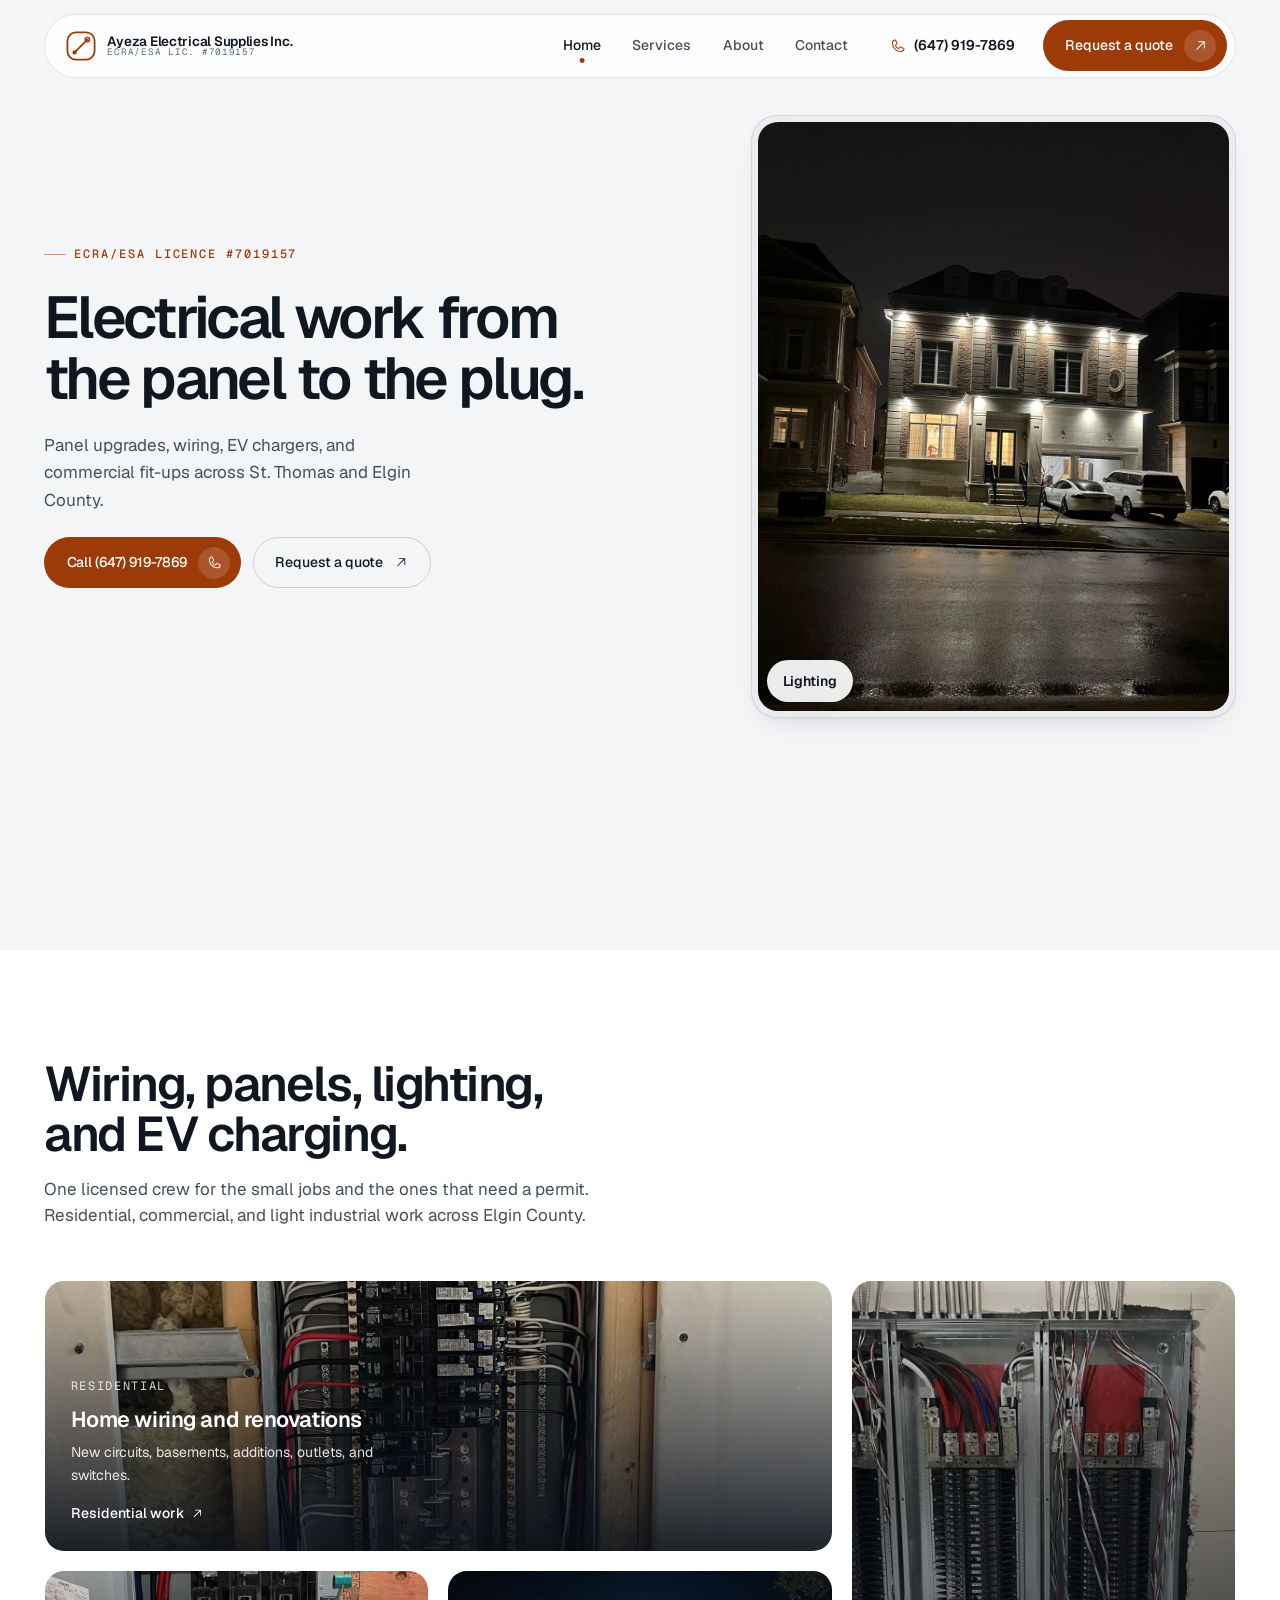
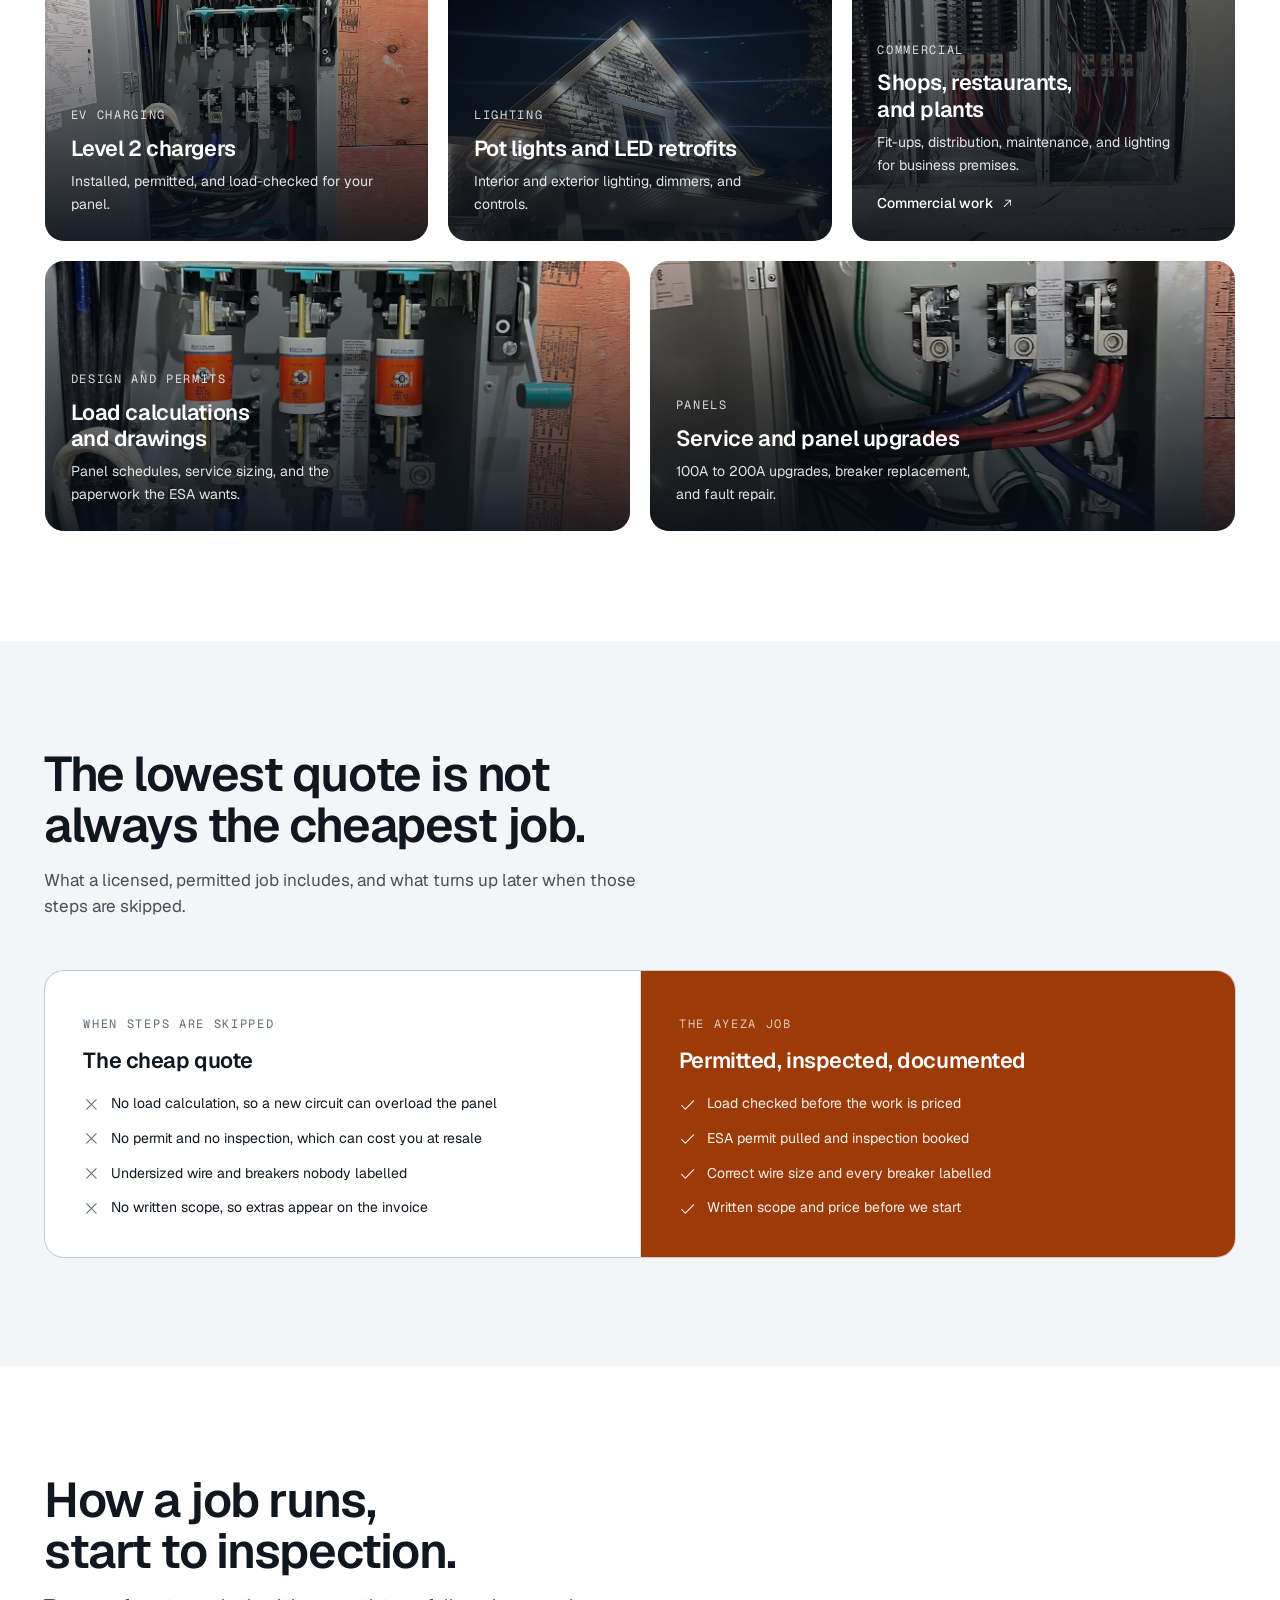
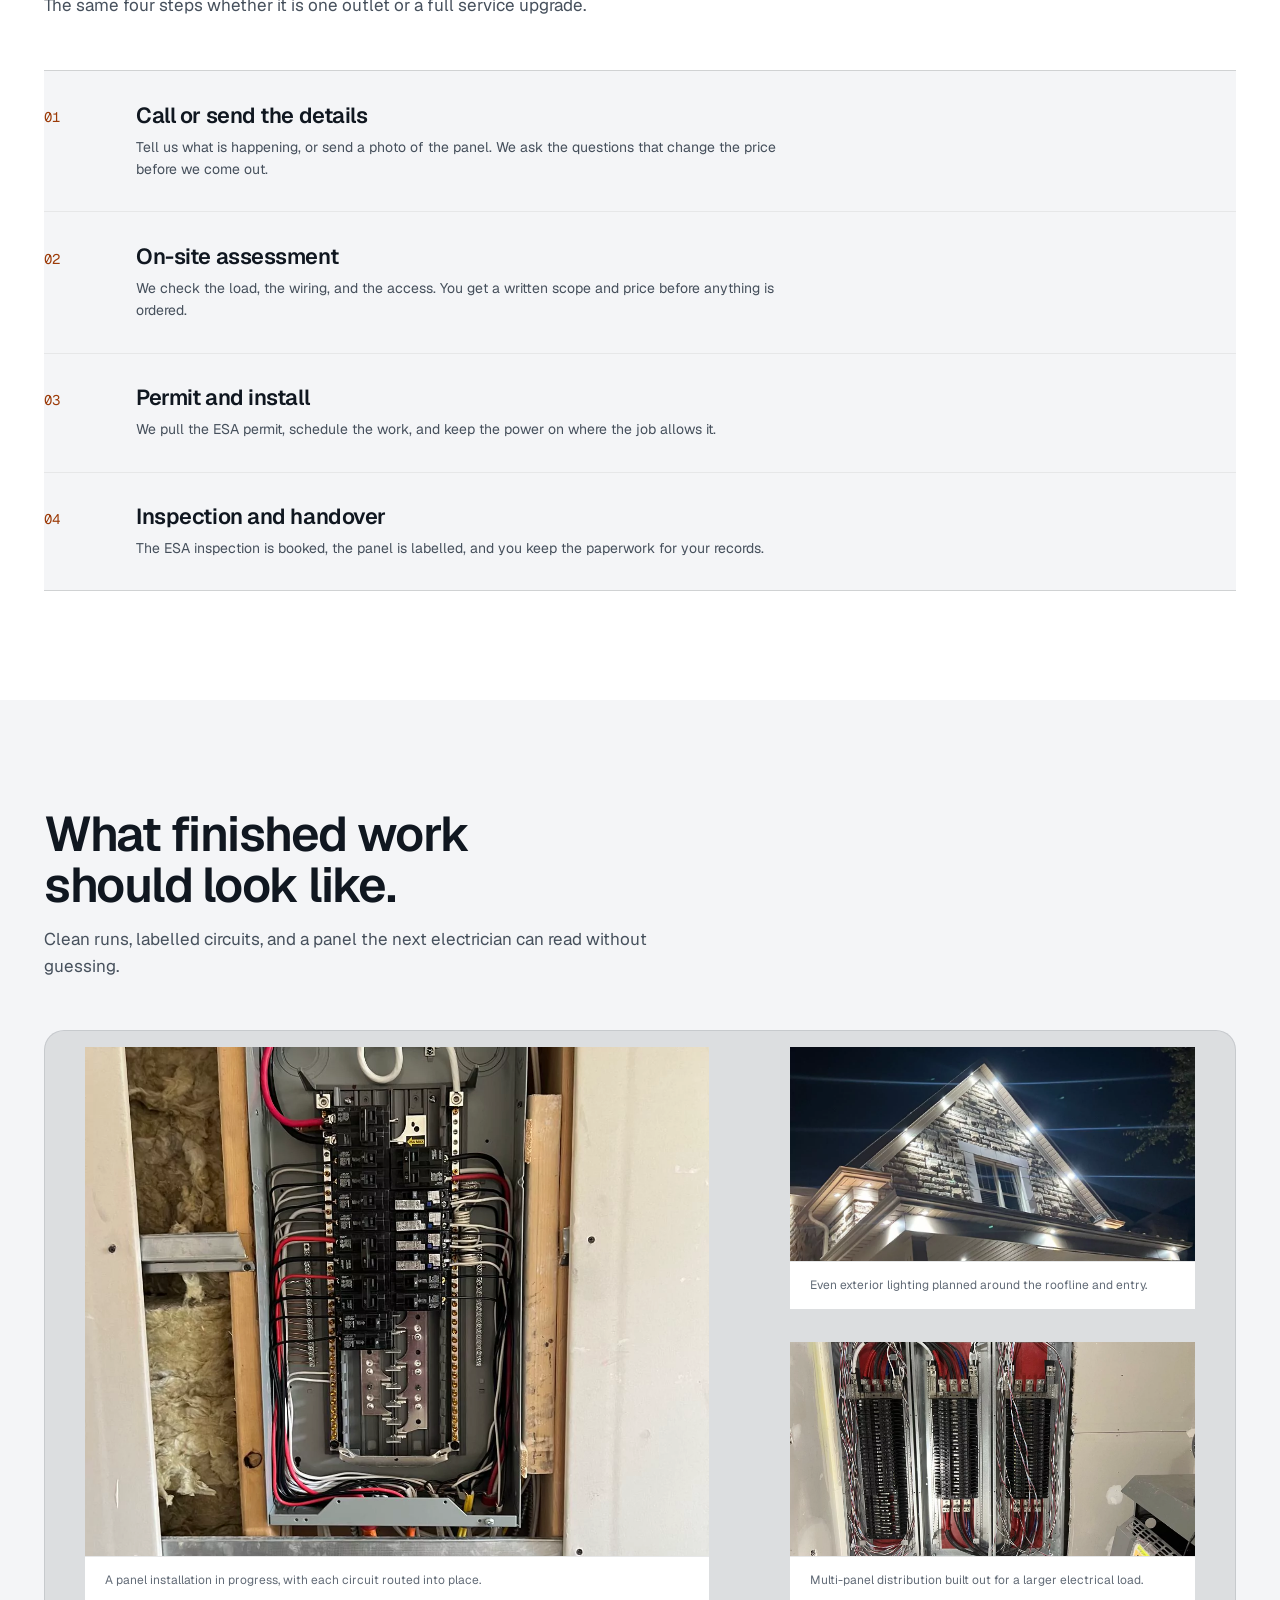
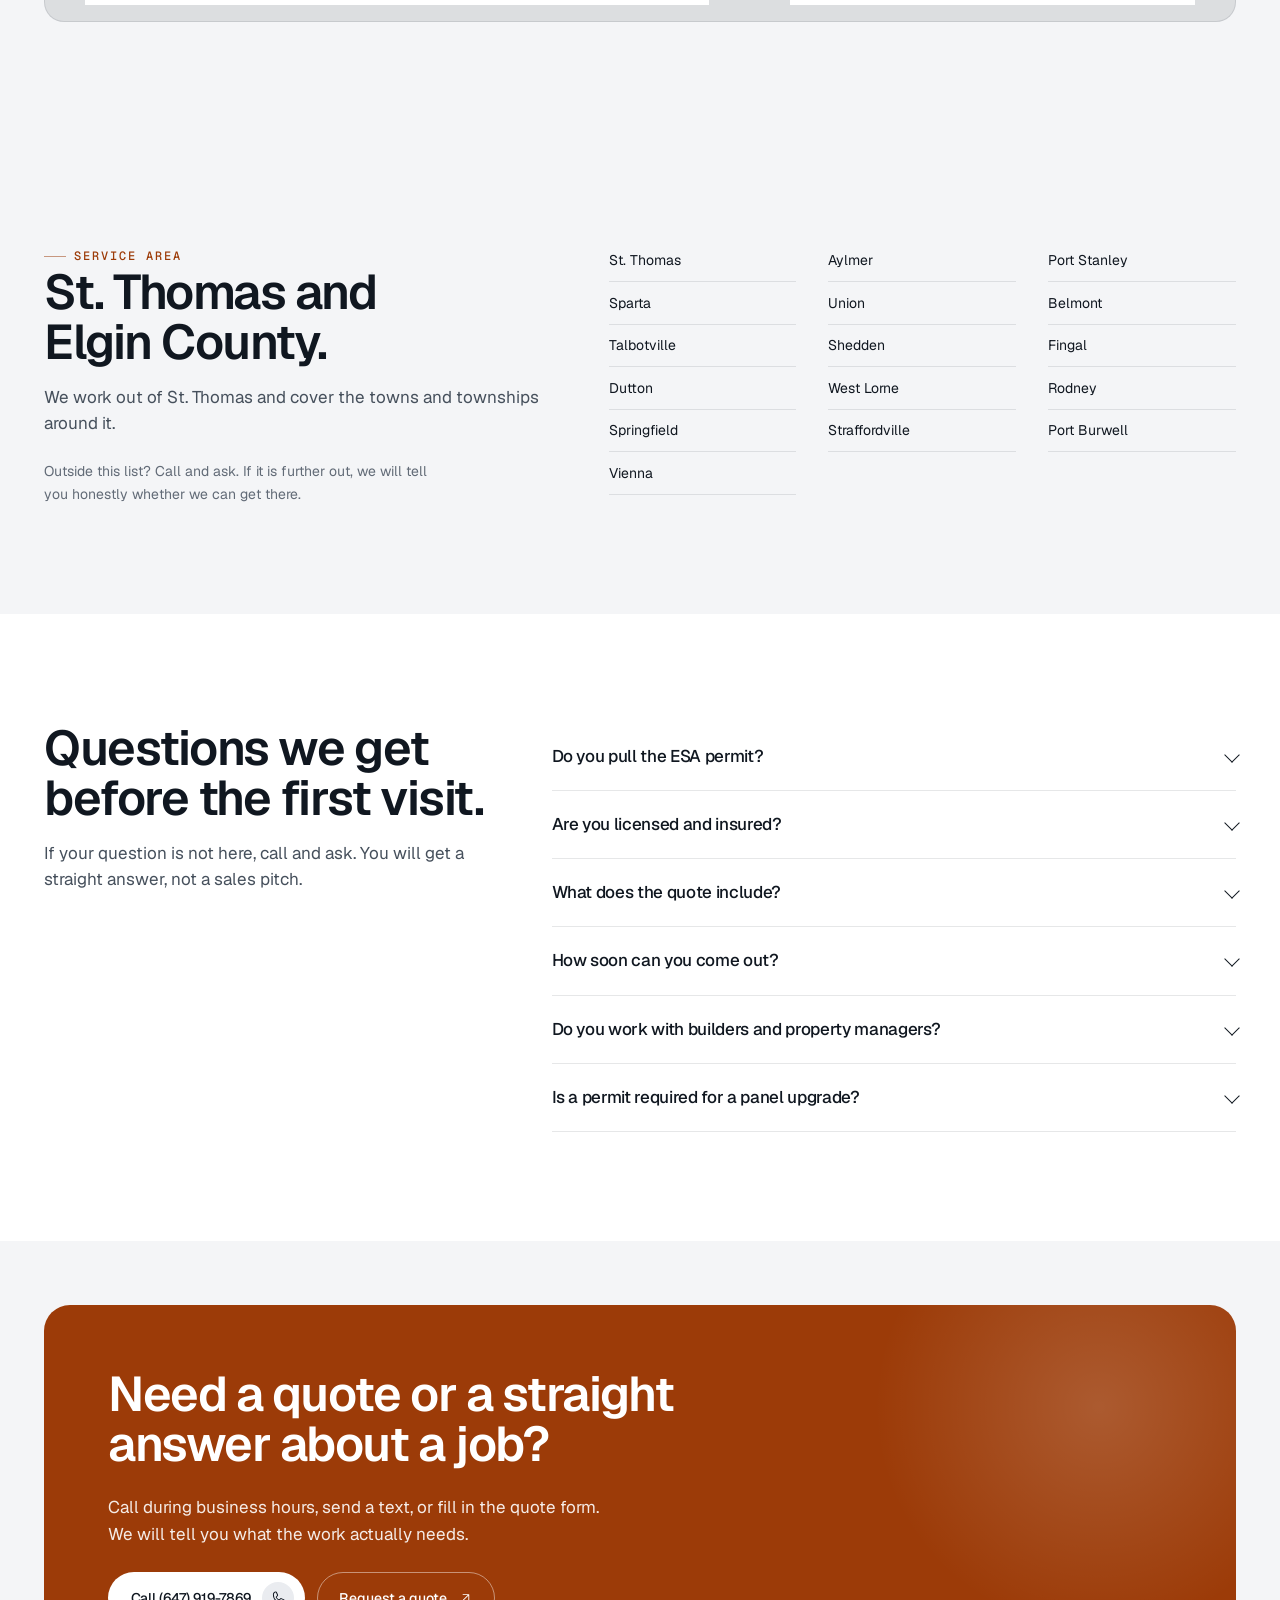
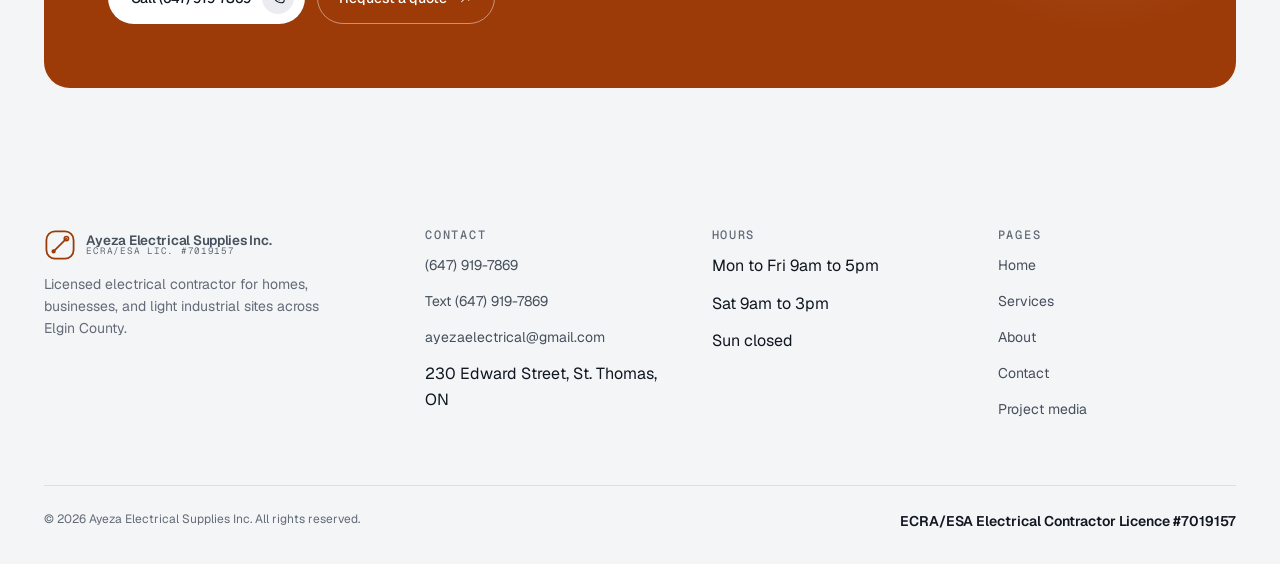
<file: index.html>
<!DOCTYPE html>
<html lang="en-CA">
<head>
<meta charset="utf-8">
<meta name="viewport" content="width=device-width, initial-scale=1">
<script>document.documentElement.classList.add('js');</script>
<title>Ayeza Electrical | Licensed electrician in St. Thomas, Ontario</title>
<meta name="description" content="Licensed electrical contractor in St. Thomas, Ontario. Panel upgrades, wiring, EV chargers, lighting, and commercial fit-ups. ESA permits and inspections handled. Call (647) 919-7869.">
<link rel="canonical" href="https://ayezaelectrical.ca/index.html">
<meta name="theme-color" content="#9c3b08">
<meta property="og:type" content="website">
<meta property="og:site_name" content="Ayeza Electrical Supplies Inc.">
<meta property="og:title" content="Ayeza Electrical | Licensed electrician in St. Thomas, Ontario">
<meta property="og:description" content="Licensed electrical contractor in St. Thomas, Ontario. Panel upgrades, wiring, EV chargers, lighting, and commercial fit-ups. ESA permits and inspections handled. Call (647) 919-7869.">
<meta property="og:url" content="https://ayezaelectrical.ca/index.html">
<meta property="og:image" content="https://ayezaelectrical.ca/assets/img/og-cover.png">
<meta property="og:locale" content="en_CA">
<meta name="twitter:card" content="summary_large_image">
<link rel="icon" href="assets/img/favicon.svg" type="image/svg+xml">
<link rel="apple-touch-icon" href="assets/img/og-cover.png">
<link rel="preload" href="assets/fonts/geist-latin.woff2" as="font" type="font/woff2" crossorigin>
<link rel="stylesheet" href="assets/css/styles.css">
<script type="application/ld+json">
{
  "@context": "https://schema.org",
  "@type": "Electrician",
  "name": "Ayeza Electrical Supplies Inc.",
  "identifier": "ECRA/ESA Electrical Contractor Licence #7019157",
  "alternateName": "Ayeza Electrical",
  "description": "Licensed electrical contractor for residential, commercial, and light industrial work in St. Thomas and Elgin County, Ontario.",
  "url": "https://ayezaelectrical.ca/",
  "telephone": "+1-647-919-7869",
  "email": "ayezaelectrical@gmail.com",
  "image": "https://ayezaelectrical.ca/assets/img/og-cover.png",
  "priceRange": "Quoted per job",
  "address": {
    "@type": "PostalAddress",
    "streetAddress": "230 Edward Street",
    "addressLocality": "St. Thomas",
    "addressRegion": "ON",
    "addressCountry": "CA"
  },
  "areaServed": ["St. Thomas", "Aylmer", "Port Stanley", "Sparta", "Union", "Belmont", "Talbotville", "Shedden", "Fingal", "Dutton", "West Lorne", "Rodney", "Springfield", "Straffordville", "Port Burwell", "Vienna"],
  "openingHoursSpecification": [
    { "@type": "OpeningHoursSpecification", "dayOfWeek": ["Monday", "Tuesday", "Wednesday", "Thursday", "Friday"], "opens": "09:00", "closes": "17:00" },
    { "@type": "OpeningHoursSpecification", "dayOfWeek": "Saturday", "opens": "09:00", "closes": "15:00" }
  ],
  "knowsAbout": ["Panel upgrades", "Service upgrades", "Residential wiring", "Commercial electrical fit-ups", "EV charger installation", "Lighting installation", "Load calculations", "ESA permits and inspections"]
}
</script>
<script type="application/ld+json">
{
  "@context": "https://schema.org",
  "@type": "FAQPage",
  "mainEntity": [
    { "@type": "Question", "name": "Do you pull the ESA permit?", "acceptedAnswer": { "@type": "Answer", "text": "Yes. Work that needs a permit gets one, and the inspection is part of the job, not something you chase afterwards." } },
    { "@type": "Question", "name": "Are you licensed and insured?", "acceptedAnswer": { "@type": "Answer", "text": "Ayeza Electrical Supplies Inc. holds ECRA/ESA Electrical Contractor Licence #7019157 with the Electrical Safety Authority. Ask for the current certificate of insurance before work starts and we will send it." } },
    { "@type": "Question", "name": "What does the quote include?", "acceptedAnswer": { "@type": "Answer", "text": "Labour, materials, the permit fee, and the inspection. If we open a wall and find something that changes the work, we stop and price it before continuing." } },
    { "@type": "Question", "name": "How soon can you come out?", "acceptedAnswer": { "@type": "Answer", "text": "Most quotes are scheduled within a few business days. If the job is urgent, call and we will tell you honestly what is possible that day." } },
    { "@type": "Question", "name": "Do you work with builders and property managers?", "acceptedAnswer": { "@type": "Answer", "text": "Yes. We handle fit-ups, unit turns, and scheduled maintenance for landlords, builders, and small commercial sites." } },
    { "@type": "Question", "name": "Is a permit required for a panel upgrade?", "acceptedAnswer": { "@type": "Answer", "text": "In Ontario a service or panel upgrade needs an ESA permit and inspection. We apply for the permit and meet the inspector on site." } }
  ]
}
</script>
</head>
<body>
<div class="sentinel" aria-hidden="true"></div>
<svg xmlns="http://www.w3.org/2000/svg" style="display:none" fill="currentColor" aria-hidden="true" focusable="false"><symbol id="i-arrow-up-right" viewBox="0 0 256 256"><path d="M200,64V168a8,8,0,0,1-16,0V83.31L69.66,197.66a8,8,0,0,1-11.32-11.32L172.69,72H88a8,8,0,0,1,0-16H192A8,8,0,0,1,200,64Z"/></symbol><symbol id="i-phone" viewBox="0 0 256 256"><path d="M222.37,158.46l-47.11-21.11-.13-.06a16,16,0,0,0-15.17,1.4,8.12,8.12,0,0,0-.75.56L134.87,160c-15.42-7.49-31.34-23.29-38.83-38.51l20.78-24.71c.2-.25.39-.5.57-.77a16,16,0,0,0,1.32-15.06l0-.12L97.54,33.64a16,16,0,0,0-16.62-9.52A56.26,56.26,0,0,0,32,80c0,79.4,64.6,144,144,144a56.26,56.26,0,0,0,55.88-48.92A16,16,0,0,0,222.37,158.46ZM176,208A128.14,128.14,0,0,1,48,80,40.2,40.2,0,0,1,82.87,40a.61.61,0,0,0,0,.12l21,47L83.2,111.86a6.13,6.13,0,0,0-.57.77,16,16,0,0,0-1,15.7c9.06,18.53,27.73,37.06,46.46,46.11a16,16,0,0,0,15.75-1.14,8.44,8.44,0,0,0,.74-.56L168.89,152l47,21.05h0s.08,0,.11,0A40.21,40.21,0,0,1,176,208Z"/></symbol><symbol id="i-map-pin" viewBox="0 0 256 256"><path d="M128,64a40,40,0,1,0,40,40A40,40,0,0,0,128,64Zm0,64a24,24,0,1,1,24-24A24,24,0,0,1,128,128Zm0-112a88.1,88.1,0,0,0-88,88c0,31.4,14.51,64.68,42,96.25a254.19,254.19,0,0,0,41.45,38.3,8,8,0,0,0,9.18,0A254.19,254.19,0,0,0,174,200.25c27.45-31.57,42-64.85,42-96.25A88.1,88.1,0,0,0,128,16Zm0,206c-16.53-13-72-60.75-72-118a72,72,0,0,1,144,0C200,161.23,144.53,209,128,222Z"/></symbol><symbol id="i-house-line" viewBox="0 0 256 256"><path d="M240,208H224V136l2.34,2.34A8,8,0,0,0,237.66,127L139.31,28.68a16,16,0,0,0-22.62,0L18.34,127a8,8,0,0,0,11.32,11.31L32,136v72H16a8,8,0,0,0,0,16H240a8,8,0,0,0,0-16ZM48,120l80-80,80,80v88H160V152a8,8,0,0,0-8-8H104a8,8,0,0,0-8,8v56H48Zm96,88H112V160h32Z"/></symbol><symbol id="i-buildings" viewBox="0 0 256 256"><path d="M240,208H224V96a16,16,0,0,0-16-16H144V32a16,16,0,0,0-24.88-13.32L39.12,72A16,16,0,0,0,32,85.34V208H16a8,8,0,0,0,0,16H240a8,8,0,0,0,0-16ZM208,96V208H144V96ZM48,85.34,128,32V208H48ZM112,112v16a8,8,0,0,1-16,0V112a8,8,0,1,1,16,0Zm-32,0v16a8,8,0,0,1-16,0V112a8,8,0,1,1,16,0Zm0,56v16a8,8,0,0,1-16,0V168a8,8,0,0,1,16,0Zm32,0v16a8,8,0,0,1-16,0V168a8,8,0,0,1,16,0Z"/></symbol><symbol id="i-check" viewBox="0 0 256 256"><path d="M229.66,77.66l-128,128a8,8,0,0,1-11.32,0l-56-56a8,8,0,0,1,11.32-11.32L96,188.69,218.34,66.34a8,8,0,0,1,11.32,11.32Z"/></symbol><symbol id="i-x" viewBox="0 0 256 256"><path d="M205.66,194.34a8,8,0,0,1-11.32,11.32L128,139.31,61.66,205.66a8,8,0,0,1-11.32-11.32L116.69,128,50.34,61.66A8,8,0,0,1,61.66,50.34L128,116.69l66.34-66.35a8,8,0,0,1,11.32,11.32L139.31,128Z"/></symbol><symbol id="i-shield-check" viewBox="0 0 256 256"><path d="M208,40H48A16,16,0,0,0,32,56v56c0,52.72,25.52,84.67,46.93,102.19,23.06,18.86,46,25.26,47,25.53a8,8,0,0,0,4.2,0c1-.27,23.91-6.67,47-25.53C198.48,196.67,224,164.72,224,112V56A16,16,0,0,0,208,40Zm0,72c0,37.07-13.66,67.16-40.6,89.42A129.3,129.3,0,0,1,128,223.62a128.25,128.25,0,0,1-38.92-21.81C61.82,179.51,48,149.3,48,112l0-56,160,0ZM82.34,141.66a8,8,0,0,1,11.32-11.32L112,148.69l50.34-50.35a8,8,0,0,1,11.32,11.32l-56,56a8,8,0,0,1-11.32,0Z"/></symbol><symbol id="i-clipboard-text" viewBox="0 0 256 256"><path d="M168,152a8,8,0,0,1-8,8H96a8,8,0,0,1,0-16h64A8,8,0,0,1,168,152Zm-8-40H96a8,8,0,0,0,0,16h64a8,8,0,0,0,0-16Zm56-64V216a16,16,0,0,1-16,16H56a16,16,0,0,1-16-16V48A16,16,0,0,1,56,32H92.26a47.92,47.92,0,0,1,71.48,0H200A16,16,0,0,1,216,48ZM96,64h64a32,32,0,0,0-64,0ZM200,48H173.25A47.93,47.93,0,0,1,176,64v8a8,8,0,0,1-8,8H88a8,8,0,0,1-8-8V64a47.93,47.93,0,0,1,2.75-16H56V216H200Z"/></symbol><symbol id="i-calendar-check" viewBox="0 0 256 256"><path d="M208,32H184V24a8,8,0,0,0-16,0v8H88V24a8,8,0,0,0-16,0v8H48A16,16,0,0,0,32,48V208a16,16,0,0,0,16,16H208a16,16,0,0,0,16-16V48A16,16,0,0,0,208,32ZM72,48v8a8,8,0,0,0,16,0V48h80v8a8,8,0,0,0,16,0V48h24V80H48V48ZM208,208H48V96H208V208Zm-38.34-85.66a8,8,0,0,1,0,11.32l-48,48a8,8,0,0,1-11.32,0l-24-24a8,8,0,0,1,11.32-11.32L116,164.69l42.34-42.35A8,8,0,0,1,169.66,122.34Z"/></symbol><symbol id="i-list-checks" viewBox="0 0 256 256"><path d="M224,128a8,8,0,0,1-8,8H128a8,8,0,0,1,0-16h88A8,8,0,0,1,224,128ZM128,72h88a8,8,0,0,0,0-16H128a8,8,0,0,0,0,16Zm88,112H128a8,8,0,0,0,0,16h88a8,8,0,0,0,0-16ZM82.34,42.34,56,68.69,45.66,58.34A8,8,0,0,0,34.34,69.66l16,16a8,8,0,0,0,11.32,0l32-32A8,8,0,0,0,82.34,42.34Zm0,64L56,132.69,45.66,122.34a8,8,0,0,0-11.32,11.32l16,16a8,8,0,0,0,11.32,0l32-32a8,8,0,0,0-11.32-11.32Zm0,64L56,196.69,45.66,186.34a8,8,0,0,0-11.32,11.32l16,16a8,8,0,0,0,11.32,0l32-32a8,8,0,0,0-11.32-11.32Z"/></symbol><symbol id="i-seal-check" viewBox="0 0 256 256"><path d="M225.86,102.82c-3.77-3.94-7.67-8-9.14-11.57-1.36-3.27-1.44-8.69-1.52-13.94-.15-9.76-.31-20.82-8-28.51s-18.75-7.85-28.51-8c-5.25-.08-10.67-.16-13.94-1.52-3.56-1.47-7.63-5.37-11.57-9.14C146.28,23.51,138.44,16,128,16s-18.27,7.51-25.18,14.14c-3.94,3.77-8,7.67-11.57,9.14C88,40.64,82.56,40.72,77.31,40.8c-9.76.15-20.82.31-28.51,8S41,67.55,40.8,77.31c-.08,5.25-.16,10.67-1.52,13.94-1.47,3.56-5.37,7.63-9.14,11.57C23.51,109.72,16,117.56,16,128s7.51,18.27,14.14,25.18c3.77,3.94,7.67,8,9.14,11.57,1.36,3.27,1.44,8.69,1.52,13.94.15,9.76.31,20.82,8,28.51s18.75,7.85,28.51,8c5.25.08,10.67.16,13.94,1.52,3.56,1.47,7.63,5.37,11.57,9.14C109.72,232.49,117.56,240,128,240s18.27-7.51,25.18-14.14c3.94-3.77,8-7.67,11.57-9.14,3.27-1.36,8.69-1.44,13.94-1.52,9.76-.15,20.82-.31,28.51-8s7.85-18.75,8-28.51c.08-5.25.16-10.67,1.52-13.94,1.47-3.56,5.37-7.63,9.14-11.57C232.49,146.28,240,138.44,240,128S232.49,109.73,225.86,102.82Zm-11.55,39.29c-4.79,5-9.75,10.17-12.38,16.52-2.52,6.1-2.63,13.07-2.73,19.82-.1,7-.21,14.33-3.32,17.43s-10.39,3.22-17.43,3.32c-6.75.1-13.72.21-19.82,2.73-6.35,2.63-11.52,7.59-16.52,12.38S132,224,128,224s-9.15-4.92-14.11-9.69-10.17-9.75-16.52-12.38c-6.1-2.52-13.07-2.63-19.82-2.73-7-.1-14.33-.21-17.43-3.32s-3.22-10.39-3.32-17.43c-.1-6.75-.21-13.72-2.73-19.82-2.63-6.35-7.59-11.52-12.38-16.52S32,132,32,128s4.92-9.15,9.69-14.11,9.75-10.17,12.38-16.52c2.52-6.1,2.63-13.07,2.73-19.82.1-7,.21-14.33,3.32-17.43S70.51,56.9,77.55,56.8c6.75-.1,13.72-.21,19.82-2.73,6.35-2.63,11.52-7.59,16.52-12.38S124,32,128,32s9.15,4.92,14.11,9.69,10.17,9.75,16.52,12.38c6.1,2.52,13.07,2.63,19.82,2.73,7,.1,14.33.21,17.43,3.32s3.22,10.39,3.32,17.43c.1,6.75.21,13.72,2.73,19.82,2.63,6.35,7.59,11.52,12.38,16.52S224,124,224,128,219.08,137.15,214.31,142.11ZM173.66,98.34a8,8,0,0,1,0,11.32l-56,56a8,8,0,0,1-11.32,0l-24-24a8,8,0,0,1,11.32-11.32L112,148.69l50.34-50.35A8,8,0,0,1,173.66,98.34Z"/></symbol></svg>

<a class="skip-link" href="#main">Skip to content</a>

<header class="nav" id="nav">
  <div class="nav__inner">
    <a class="brand" href="index.html" aria-label="Ayeza Electrical Supplies Inc., home">
      <svg class="brand__mark" viewBox="0 0 32 32" aria-hidden="true" focusable="false">
        <rect x="2.4" y="2.4" width="27.2" height="27.2" rx="8.5" fill="none" stroke="currentColor" stroke-width="1.8"/>
        <path d="M9.6 22.4 22.4 9.6" fill="none" stroke="currentColor" stroke-width="1.7" stroke-linecap="round"/>
        <circle cx="9.6" cy="22.4" r="2.1" fill="currentColor"/>
        <circle cx="22.4" cy="9.6" r="2.1" fill="none" stroke="currentColor" stroke-width="1.7"/>
      </svg>
      <span class="brand__text">
        <span class="brand__name">Ayeza Electrical Supplies Inc.</span>
        <span class="brand__sub">ECRA/ESA Lic. #7019157</span>
      </span>
    </a>
    <nav class="nav__links" aria-label="Primary">
      <a class="nav__link" href="index.html" aria-current="page">Home</a><a class="nav__link" href="services.html">Services</a><a class="nav__link" href="about.html">About</a><a class="nav__link" href="contact.html">Contact</a>
    </nav>
    <a class="nav__phone" href="tel:+16479197869"><svg class="icon icon--sm" aria-hidden="true"><use href="#i-phone"/></svg>(647) 919-7869</a>
    <a class="btn btn--primary" href="contact.html">Request a quote<span class="btn__island"><svg class="icon icon--sm" aria-hidden="true"><use href="#i-arrow-up-right"/></svg></span></a>
    <button class="nav__burger" type="button" aria-expanded="false" aria-controls="site-menu" aria-label="Open menu"><span></span><span></span></button>
  </div>
</header>

<div class="menu" id="site-menu">
  <a class="menu__link" href="index.html" aria-current="page" style="--d:40ms">Home</a><a class="menu__link" href="services.html" style="--d:100ms">Services</a><a class="menu__link" href="about.html" style="--d:160ms">About</a><a class="menu__link" href="contact.html" style="--d:220ms">Contact</a>
  <div class="menu__foot">
    <a href="tel:+16479197869">(647) 919-7869</a>
    <a href="mailto:ayezaelectrical@gmail.com">ayezaelectrical@gmail.com</a>
    <span class="muted">Mon to Fri 9am to 5pm, Sat 9am to 3pm</span>
  </div>
</div>

<main id="main">

  <!-- Hero -->
  <section class="hero">
    <div class="wrap">
      <div class="hero__grid">
        <div class="hero__copy reveal">
          <span class="eyebrow">ECRA/ESA Licence #7019157</span>
          <h1>Electrical work from the panel to the plug.</h1>
          <p class="hero__lead">Panel upgrades, wiring, EV chargers, and commercial fit-ups across St. Thomas and Elgin County.</p>
          <div class="btn-row">
            <a class="btn btn--primary" href="tel:+16479197869">Call (647) 919-7869<span class="btn__island"><svg class="icon icon--sm" aria-hidden="true"><use href="#i-phone"/></svg></span></a>
            <a class="btn btn--ghost" href="contact.html">Request a quote<svg class="icon icon--sm" aria-hidden="true"><use href="#i-arrow-up-right"/></svg></a>
          </div>
        </div>
        <div class="hero__media reveal" style="--d:120ms">
          <div class="bez bez--float">
            <div class="bez__core">
              <img src="assets/newimages/exterior-lighting-wide.webp" width="900" height="1600" alt="Exterior soffit lighting illuminating a completed two-storey home at night" fetchpriority="high">
            </div>
          </div>
          <div class="hero__badge hero__badge--label">
            <span><b>Lighting</b></span>
          </div>
        </div>
      </div>

      <ul class="creds reveal" style="--d:80ms">
        <li><svg class="icon" aria-hidden="true"><use href="#i-shield-check"/></svg>Licensed by the Electrical Safety Authority</li>
        <li><svg class="icon" aria-hidden="true"><use href="#i-clipboard-text"/></svg>Written price before work starts</li>
        <li><svg class="icon" aria-hidden="true"><use href="#i-calendar-check"/></svg>Permits and inspections handled</li>
        <li><svg class="icon" aria-hidden="true"><use href="#i-seal-check"/></svg>Every circuit labelled at handover</li>
      </ul>
    </div>
  </section>

  <!-- Services -->
  <section class="section section--surface" id="services">
    <div class="wrap">
      <div class="section-head reveal">
        <h2>Wiring, panels, lighting, and EV charging.</h2>
        <p class="lead">One licensed crew for the small jobs and the ones that need a permit. Residential, commercial, and light industrial work across Elgin County.</p>
      </div>

      <div class="bento">
        <article class="bento__cell bento__cell--media bento__cell--wide reveal">
          <img src="assets/newimages/residential-panel.webp" width="1200" height="1600" alt="Open residential breaker panel with neatly routed branch-circuit wiring" loading="lazy" decoding="async">
          <span class="bento__tag">Residential</span>
          <h3>Home wiring and renovations</h3>
          <p>New circuits, basements, additions, outlets, and switches.</p>
          <a class="bento__link" href="services.html#residential">Residential work<svg class="icon icon--sm" aria-hidden="true"><use href="#i-arrow-up-right"/></svg></a>
        </article>

        <article class="bento__cell bento__cell--media bento__cell--tall reveal" style="--d:80ms">
          <img src="assets/newimages/commercial-panel-bank.webp" width="1600" height="1200" alt="Three commercial distribution panels installed side by side" loading="lazy" decoding="async">
          <span class="bento__tag">Commercial</span>
          <h3>Shops, restaurants, and plants</h3>
          <p>Fit-ups, distribution, maintenance, and lighting for business premises.</p>
          <a class="bento__link" href="services.html#commercial">Commercial work<svg class="icon icon--sm" aria-hidden="true"><use href="#i-arrow-up-right"/></svg></a>
        </article>

        <article class="bento__cell bento__cell--media bento__cell--third reveal" style="--d:120ms">
          <img src="assets/newimages/service-disconnect-400a.webp" width="1200" height="1600" alt="Open 400-amp service disconnect used for high-capacity electrical loads" loading="lazy" decoding="async">
          <span class="bento__tag">EV charging</span>
          <h3>Level 2 chargers</h3>
          <p>Installed, permitted, and load-checked for your panel.</p>
        </article>

        <article class="bento__cell bento__cell--media bento__cell--third reveal" style="--d:160ms">
          <img src="assets/newimages/exterior-lighting-detail.webp" width="1200" height="1600" alt="Exterior soffit lights illuminating a stone home and covered porch" loading="lazy" decoding="async">
          <span class="bento__tag">Lighting</span>
          <h3>Pot lights and LED retrofits</h3>
          <p>Interior and exterior lighting, dimmers, and controls.</p>
        </article>

        <article class="bento__cell bento__cell--media bento__cell--half reveal" style="--d:200ms">
          <img src="assets/newimages/fused-disconnect.webp" width="1200" height="1600" alt="Three-phase fused disconnect with heavy service conductors" loading="lazy" decoding="async">
          <span class="bento__tag">Design and permits</span>
          <h3>Load calculations and drawings</h3>
          <p>Panel schedules, service sizing, and the paperwork the ESA wants.</p>
        </article>

        <article class="bento__cell bento__cell--media bento__cell--half reveal" style="--d:240ms">
          <img src="assets/newimages/service-switchgear.webp" width="900" height="1600" alt="Open service switchgear with colour-coded conductors and grounding hardware" loading="lazy" decoding="async">
          <span class="bento__tag">Panels</span>
          <h3>Service and panel upgrades</h3>
          <p>100A to 200A upgrades, breaker replacement, and fault repair.</p>
        </article>
      </div>
    </div>
  </section>

  <!-- Difference -->
  <section class="section">
    <div class="wrap">
      <div class="section-head reveal">
        <h2>The lowest quote is not always the cheapest job.</h2>
        <p class="lead">What a licensed, permitted job includes, and what turns up later when those steps are skipped.</p>
      </div>
      <div class="compare reveal">
        <div class="compare__col">
          <span class="compare__label">When steps are skipped</span>
          <h3>The cheap quote</h3>
          <ul>
            <li><svg class="icon" aria-hidden="true"><use href="#i-x"/></svg>No load calculation, so a new circuit can overload the panel</li>
            <li><svg class="icon" aria-hidden="true"><use href="#i-x"/></svg>No permit and no inspection, which can cost you at resale</li>
            <li><svg class="icon" aria-hidden="true"><use href="#i-x"/></svg>Undersized wire and breakers nobody labelled</li>
            <li><svg class="icon" aria-hidden="true"><use href="#i-x"/></svg>No written scope, so extras appear on the invoice</li>
          </ul>
        </div>
        <div class="compare__col compare__col--us">
          <span class="compare__label">The Ayeza job</span>
          <h3>Permitted, inspected, documented</h3>
          <ul>
            <li><svg class="icon" aria-hidden="true"><use href="#i-check"/></svg>Load checked before the work is priced</li>
            <li><svg class="icon" aria-hidden="true"><use href="#i-check"/></svg>ESA permit pulled and inspection booked</li>
            <li><svg class="icon" aria-hidden="true"><use href="#i-check"/></svg>Correct wire size and every breaker labelled</li>
            <li><svg class="icon" aria-hidden="true"><use href="#i-check"/></svg>Written scope and price before we start</li>
          </ul>
        </div>
      </div>
    </div>
  </section>

  <!-- Process -->
  <section class="section section--surface" id="process">
    <div class="wrap">
      <div class="section-head reveal">
        <h2>How a job runs, start to inspection.</h2>
        <p class="lead">The same four steps whether it is one outlet or a full service upgrade.</p>
      </div>
      <ol class="steps reveal">
        <li class="step">
          <span class="step__num">01</span>
          <div class="step__body">
            <h3>Call or send the details</h3>
            <p>Tell us what is happening, or send a photo of the panel. We ask the questions that change the price before we come out.</p>
          </div>
        </li>
        <li class="step">
          <span class="step__num">02</span>
          <div class="step__body">
            <h3>On-site assessment</h3>
            <p>We check the load, the wiring, and the access. You get a written scope and price before anything is ordered.</p>
          </div>
        </li>
        <li class="step">
          <span class="step__num">03</span>
          <div class="step__body">
            <h3>Permit and install</h3>
            <p>We pull the ESA permit, schedule the work, and keep the power on where the job allows it.</p>
          </div>
        </li>
        <li class="step">
          <span class="step__num">04</span>
          <div class="step__body">
            <h3>Inspection and handover</h3>
            <p>The ESA inspection is booked, the panel is labelled, and you keep the paperwork for your records.</p>
          </div>
        </li>
      </ol>
    </div>
  </section>

  <!-- Work -->
  <section class="section">
    <div class="wrap">
      <div class="section-head reveal">
        <h2>What finished work should look like.</h2>
        <p class="lead">Clean runs, labelled circuits, and a panel the next electrician can read without guessing.</p>
      </div>
      <div class="work reveal">
        <figure class="work__figure work__figure--lead">
          <video autoplay muted loop playsinline preload="metadata" poster="assets/newimages/residential-panel.webp" aria-label="Breaker panel installation in progress">
            <source src="assets/newimages/panel-installation.mp4" type="video/mp4">
          </video>
          <figcaption class="work__caption">A panel installation in progress, with each circuit routed into place.</figcaption>
        </figure>
        <figure class="work__figure">
          <img src="assets/newimages/exterior-lighting-detail.webp" width="1200" height="1600" alt="Completed exterior soffit lighting on a stone home at night" loading="lazy" decoding="async">
          <figcaption class="work__caption">Even exterior lighting planned around the roofline and entry.</figcaption>
        </figure>
        <figure class="work__figure">
          <img src="assets/newimages/commercial-panel-bank.webp" width="1600" height="1200" alt="Three commercial distribution panels with exposed feeder and branch wiring" loading="lazy" decoding="async">
          <figcaption class="work__caption">Multi-panel distribution built out for a larger electrical load.</figcaption>
        </figure>
      </div>
    </div>
  </section>


  <!-- Coverage -->
  <section class="section" id="areas">
    <div class="wrap">
      <div class="areas">
        <div class="areas__head reveal">
          <span class="eyebrow">Service area</span>
          <h2>St. Thomas and Elgin County.</h2>
          <p class="lead" style="margin-top:1rem">We work out of St. Thomas and cover the towns and townships around it.</p>
          <p class="areas__note">Outside this list? Call and ask. If it is further out, we will tell you honestly whether we can get there.</p>
        </div>
        <ul class="areas__list reveal" style="--d:80ms">
          <li>St. Thomas</li>
          <li>Aylmer</li>
          <li>Port Stanley</li>
          <li>Sparta</li>
          <li>Union</li>
          <li>Belmont</li>
          <li>Talbotville</li>
          <li>Shedden</li>
          <li>Fingal</li>
          <li>Dutton</li>
          <li>West Lorne</li>
          <li>Rodney</li>
          <li>Springfield</li>
          <li>Straffordville</li>
          <li>Port Burwell</li>
          <li>Vienna</li>
        </ul>
      </div>
    </div>
  </section>

  <!-- FAQ -->
  <section class="section section--surface" id="faq">
    <div class="wrap">
      <div class="faq">
        <div class="faq__head reveal">
          <h2>Questions we get before the first visit.</h2>
          <p class="lead" style="margin-top:1rem">If your question is not here, call and ask. You will get a straight answer, not a sales pitch.</p>
        </div>
        <div class="reveal" style="--d:80ms">
          <details class="faq__item">
            <summary>Do you pull the ESA permit?</summary>
            <p>Yes. Work that needs a permit gets one, and the inspection is part of the job, not something you chase afterwards.</p>
          </details>
          <details class="faq__item">
            <summary>Are you licensed and insured?</summary>
            <p>Ayeza Electrical Supplies Inc. holds ECRA/ESA Electrical Contractor Licence #7019157 with the Electrical Safety Authority. Ask for the current certificate of insurance before work starts and we will send it.</p>
          </details>
          <details class="faq__item">
            <summary>What does the quote include?</summary>
            <p>Labour, materials, the permit fee, and the inspection. If we open a wall and find something that changes the work, we stop and price it before continuing.</p>
          </details>
          <details class="faq__item">
            <summary>How soon can you come out?</summary>
            <p>Most quotes are scheduled within a few business days. If the job is urgent, call and we will tell you honestly what is possible that day.</p>
          </details>
          <details class="faq__item">
            <summary>Do you work with builders and property managers?</summary>
            <p>Yes. We handle fit-ups, unit turns, and scheduled maintenance for landlords, builders, and small commercial sites.</p>
          </details>
          <details class="faq__item">
            <summary>Is a permit required for a panel upgrade?</summary>
            <p>In Ontario a service or panel upgrade needs an ESA permit and inspection. We apply for the permit and meet the inspector on site.</p>
          </details>
        </div>
      </div>
    </div>
  </section>

  <!-- CTA -->
  <section class="section section--tight">
    <div class="wrap">
      <div class="cta reveal">
        <div class="cta__inner">
          <h2>Need a quote or a straight answer about a job?</h2>
          <p>Call during business hours, send a text, or fill in the quote form. We will tell you what the work actually needs.</p>
          <div class="btn-row">
            <a class="btn btn--on-accent" href="tel:+16479197869">Call (647) 919-7869<span class="btn__island"><svg class="icon icon--sm" aria-hidden="true"><use href="#i-phone"/></svg></span></a>
            <a class="btn btn--ghost cta__ghost" href="contact.html">Request a quote<svg class="icon icon--sm" aria-hidden="true"><use href="#i-arrow-up-right"/></svg></a>
          </div>
        </div>
      </div>
    </div>
  </section>

</main>

<footer class="footer">
  <div class="wrap">
    <div class="footer__grid">
      <div class="footer__col">
        <a class="brand" href="index.html" aria-label="Ayeza Electrical Supplies Inc., home" style="margin-right:0">
          <svg class="brand__mark" viewBox="0 0 32 32" aria-hidden="true" focusable="false">
        <rect x="2.4" y="2.4" width="27.2" height="27.2" rx="8.5" fill="none" stroke="currentColor" stroke-width="1.8"/>
        <path d="M9.6 22.4 22.4 9.6" fill="none" stroke="currentColor" stroke-width="1.7" stroke-linecap="round"/>
        <circle cx="9.6" cy="22.4" r="2.1" fill="currentColor"/>
        <circle cx="22.4" cy="9.6" r="2.1" fill="none" stroke="currentColor" stroke-width="1.7"/>
      </svg>
          <span class="brand__text">
            <span class="brand__name">Ayeza Electrical Supplies Inc.</span>
            <span class="brand__sub">ECRA/ESA Lic. #7019157</span>
          </span>
        </a>
        <p class="muted" style="font-size:var(--t-small);max-width:32ch">Licensed electrical contractor for homes, businesses, and light industrial sites across Elgin County.</p>
      </div>
      <div class="footer__col">
        <h4>Contact</h4>
        <a href="tel:+16479197869">(647) 919-7869</a>
        <a href="sms:+16479197869">Text (647) 919-7869</a>
        <a href="mailto:ayezaelectrical@gmail.com">ayezaelectrical@gmail.com</a>
        <span>230 Edward Street, St. Thomas, ON</span>
      </div>
      <div class="footer__col">
        <h4>Hours</h4>
        <span>Mon to Fri 9am to 5pm</span>
        <span>Sat 9am to 3pm</span>
        <span>Sun closed</span>
      </div>
      <div class="footer__col">
        <h4>Pages</h4>
        <a href="index.html">Home</a><a href="services.html">Services</a><a href="about.html">About</a><a href="contact.html">Contact</a>
        <a href="credits.html">Project media</a>
      </div>
    </div>
    <div class="footer__bottom">
      <span>&copy; 2026 Ayeza Electrical Supplies Inc. All rights reserved.</span>
      <span class="footer__licence">ECRA/ESA Electrical Contractor Licence #7019157</span>
    </div>
  </div>
</footer>

<script src="assets/js/main.js" defer></script>
</body>
</html>
</file>
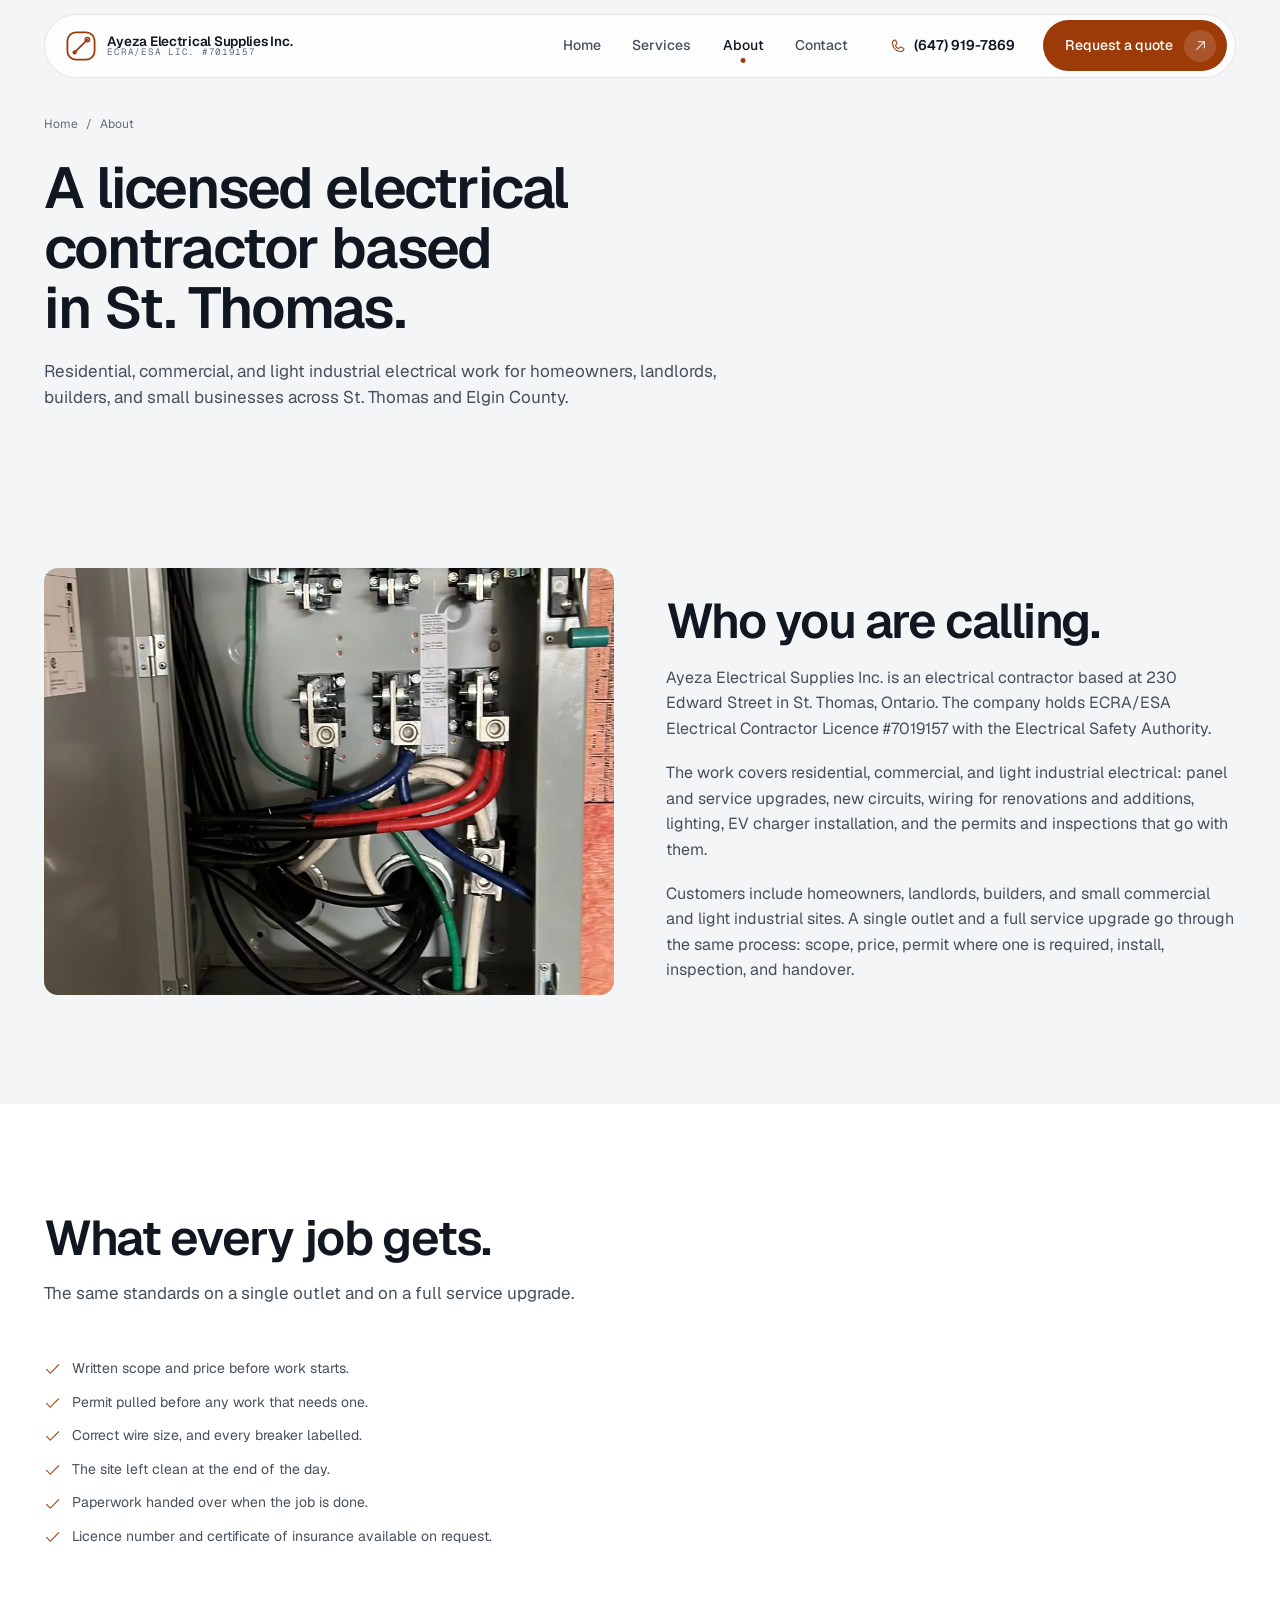
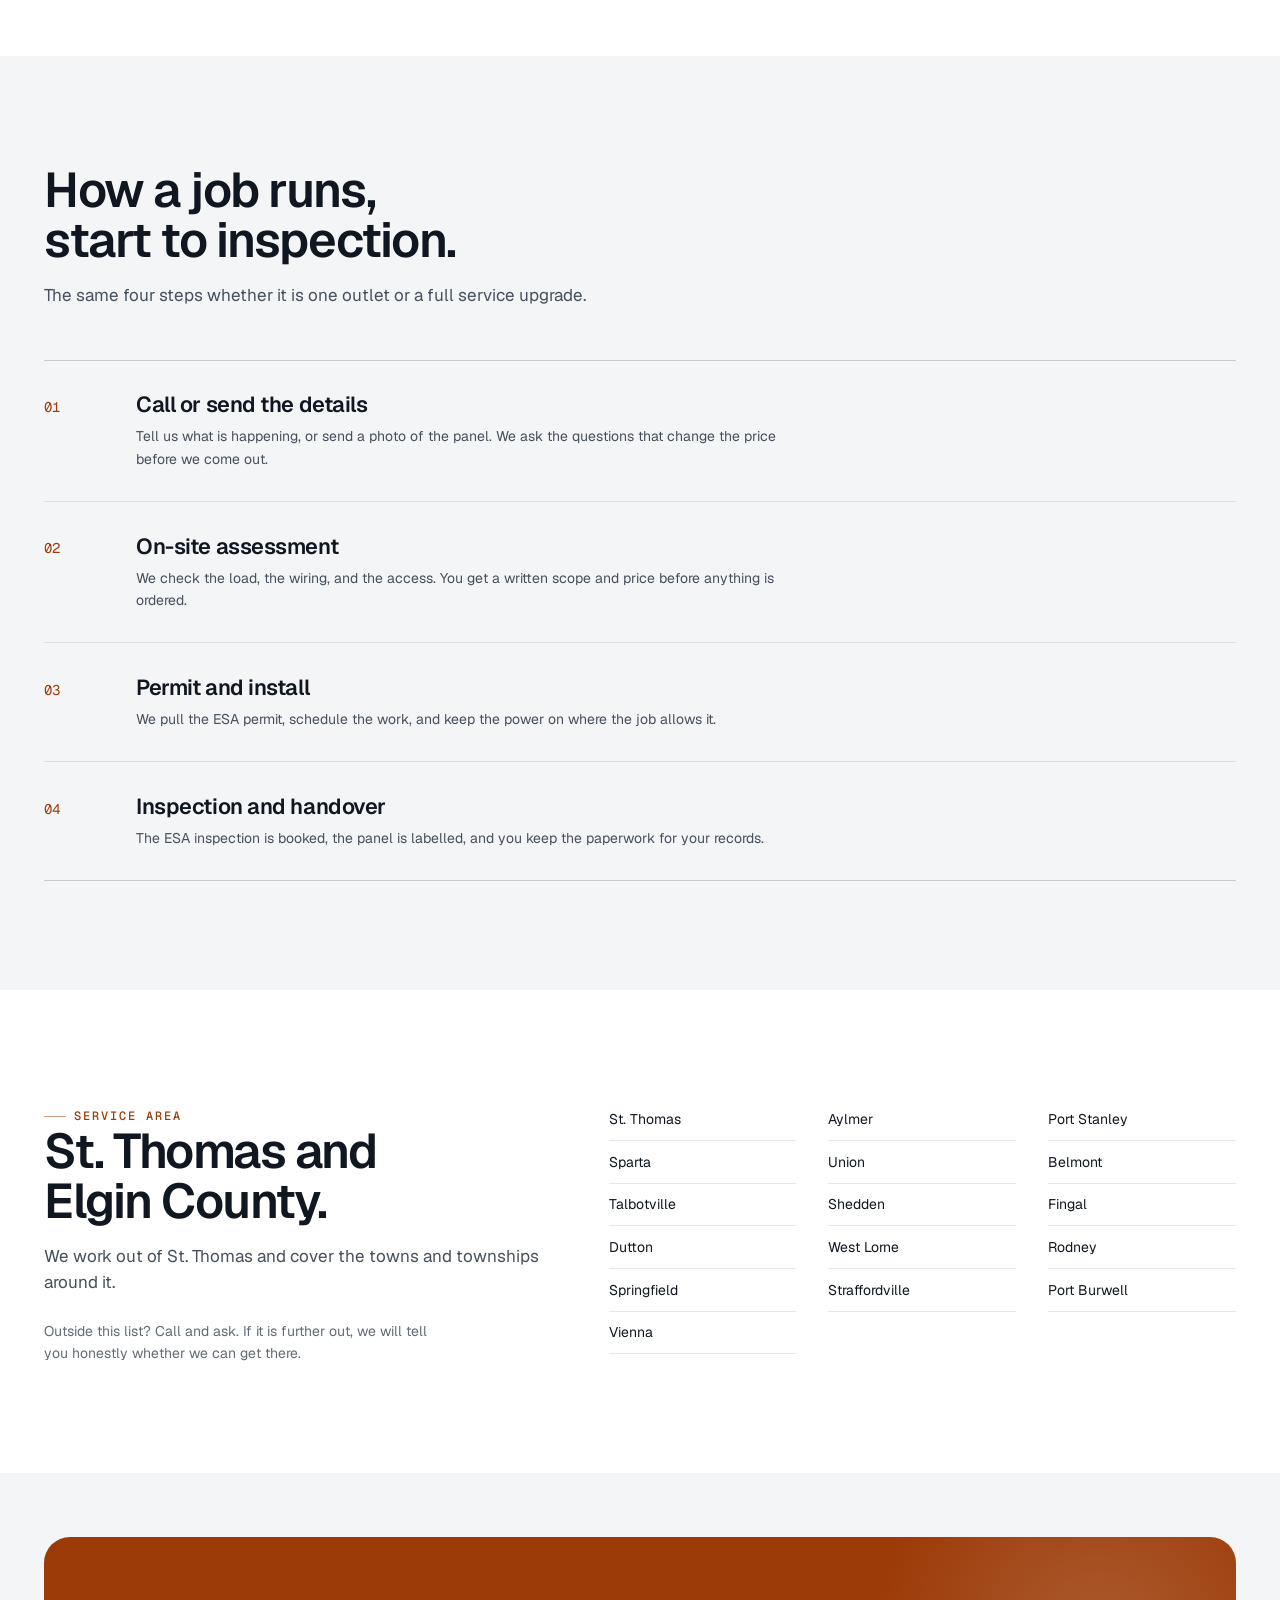
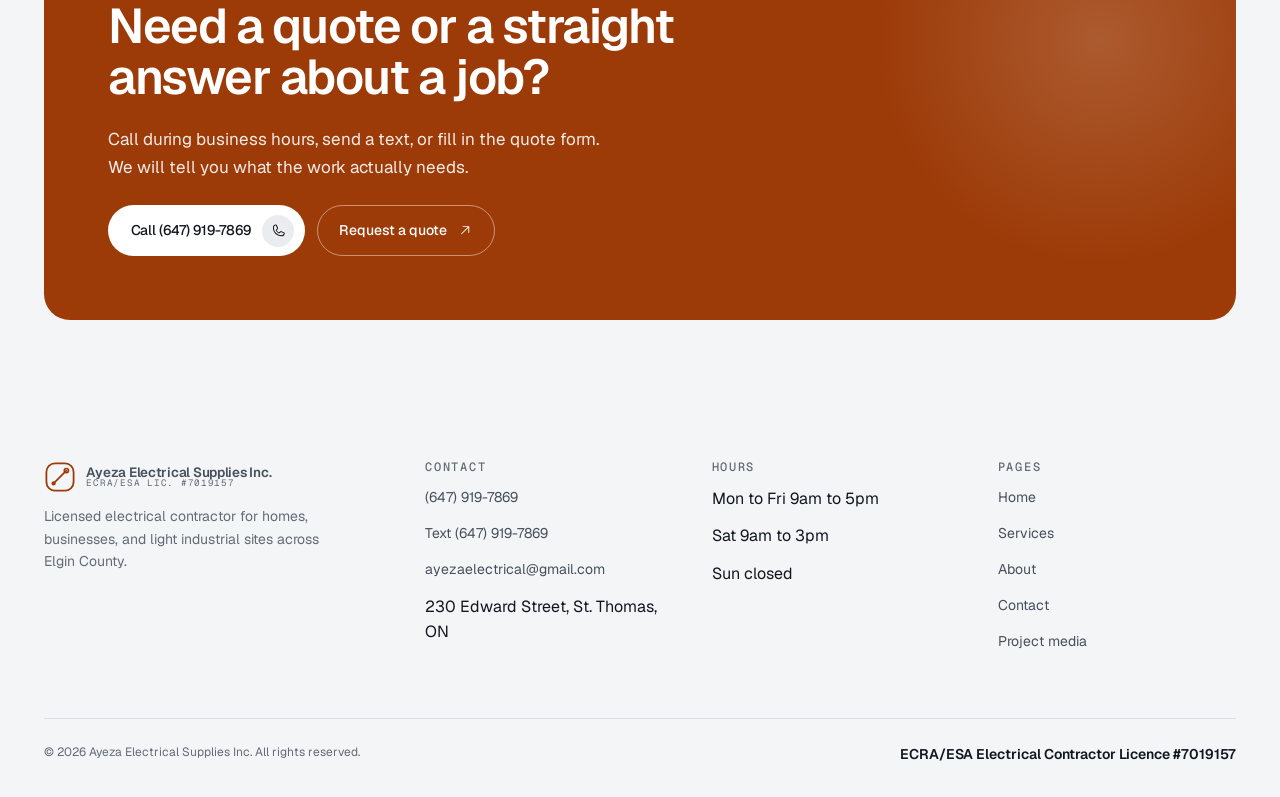
<file: about.html>
<!DOCTYPE html>
<html lang="en-CA">
<head>
<meta charset="utf-8">
<meta name="viewport" content="width=device-width, initial-scale=1">
<script>document.documentElement.classList.add('js');</script>
<title>About | Ayeza Electrical, licensed electrician in St. Thomas</title>
<meta name="description" content="Ayeza Electrical Supplies Inc. is an ECRA/ESA licensed electrical contractor based in St. Thomas, Ontario, serving homes, businesses, landlords, and builders across Elgin County.">
<link rel="canonical" href="https://ayezaelectrical.ca/about.html">
<meta name="theme-color" content="#9c3b08">
<meta property="og:type" content="website">
<meta property="og:site_name" content="Ayeza Electrical Supplies Inc.">
<meta property="og:title" content="About | Ayeza Electrical, licensed electrician in St. Thomas">
<meta property="og:description" content="Ayeza Electrical Supplies Inc. is an ECRA/ESA licensed electrical contractor based in St. Thomas, Ontario, serving homes, businesses, landlords, and builders across Elgin County.">
<meta property="og:url" content="https://ayezaelectrical.ca/about.html">
<meta property="og:image" content="https://ayezaelectrical.ca/assets/img/og-cover.png">
<meta property="og:locale" content="en_CA">
<meta name="twitter:card" content="summary_large_image">
<link rel="icon" href="assets/img/favicon.svg" type="image/svg+xml">
<link rel="apple-touch-icon" href="assets/img/og-cover.png">
<link rel="preload" href="assets/fonts/geist-latin.woff2" as="font" type="font/woff2" crossorigin>
<link rel="stylesheet" href="assets/css/styles.css">
<script type="application/ld+json">
{
  "@context": "https://schema.org",
  "@type": "BreadcrumbList",
  "itemListElement": [
    { "@type": "ListItem", "position": 1, "name": "Home", "item": "https://ayezaelectrical.ca/" },
    { "@type": "ListItem", "position": 2, "name": "About", "item": "https://ayezaelectrical.ca/about.html" }
  ]
}
</script>
</head>
<body>
<div class="sentinel" aria-hidden="true"></div>
<svg xmlns="http://www.w3.org/2000/svg" style="display:none" fill="currentColor" aria-hidden="true" focusable="false"><symbol id="i-arrow-up-right" viewBox="0 0 256 256"><path d="M200,64V168a8,8,0,0,1-16,0V83.31L69.66,197.66a8,8,0,0,1-11.32-11.32L172.69,72H88a8,8,0,0,1,0-16H192A8,8,0,0,1,200,64Z"/></symbol><symbol id="i-phone" viewBox="0 0 256 256"><path d="M222.37,158.46l-47.11-21.11-.13-.06a16,16,0,0,0-15.17,1.4,8.12,8.12,0,0,0-.75.56L134.87,160c-15.42-7.49-31.34-23.29-38.83-38.51l20.78-24.71c.2-.25.39-.5.57-.77a16,16,0,0,0,1.32-15.06l0-.12L97.54,33.64a16,16,0,0,0-16.62-9.52A56.26,56.26,0,0,0,32,80c0,79.4,64.6,144,144,144a56.26,56.26,0,0,0,55.88-48.92A16,16,0,0,0,222.37,158.46ZM176,208A128.14,128.14,0,0,1,48,80,40.2,40.2,0,0,1,82.87,40a.61.61,0,0,0,0,.12l21,47L83.2,111.86a6.13,6.13,0,0,0-.57.77,16,16,0,0,0-1,15.7c9.06,18.53,27.73,37.06,46.46,46.11a16,16,0,0,0,15.75-1.14,8.44,8.44,0,0,0,.74-.56L168.89,152l47,21.05h0s.08,0,.11,0A40.21,40.21,0,0,1,176,208Z"/></symbol><symbol id="i-map-pin" viewBox="0 0 256 256"><path d="M128,64a40,40,0,1,0,40,40A40,40,0,0,0,128,64Zm0,64a24,24,0,1,1,24-24A24,24,0,0,1,128,128Zm0-112a88.1,88.1,0,0,0-88,88c0,31.4,14.51,64.68,42,96.25a254.19,254.19,0,0,0,41.45,38.3,8,8,0,0,0,9.18,0A254.19,254.19,0,0,0,174,200.25c27.45-31.57,42-64.85,42-96.25A88.1,88.1,0,0,0,128,16Zm0,206c-16.53-13-72-60.75-72-118a72,72,0,0,1,144,0C200,161.23,144.53,209,128,222Z"/></symbol><symbol id="i-house-line" viewBox="0 0 256 256"><path d="M240,208H224V136l2.34,2.34A8,8,0,0,0,237.66,127L139.31,28.68a16,16,0,0,0-22.62,0L18.34,127a8,8,0,0,0,11.32,11.31L32,136v72H16a8,8,0,0,0,0,16H240a8,8,0,0,0,0-16ZM48,120l80-80,80,80v88H160V152a8,8,0,0,0-8-8H104a8,8,0,0,0-8,8v56H48Zm96,88H112V160h32Z"/></symbol><symbol id="i-buildings" viewBox="0 0 256 256"><path d="M240,208H224V96a16,16,0,0,0-16-16H144V32a16,16,0,0,0-24.88-13.32L39.12,72A16,16,0,0,0,32,85.34V208H16a8,8,0,0,0,0,16H240a8,8,0,0,0,0-16ZM208,96V208H144V96ZM48,85.34,128,32V208H48ZM112,112v16a8,8,0,0,1-16,0V112a8,8,0,1,1,16,0Zm-32,0v16a8,8,0,0,1-16,0V112a8,8,0,1,1,16,0Zm0,56v16a8,8,0,0,1-16,0V168a8,8,0,0,1,16,0Zm32,0v16a8,8,0,0,1-16,0V168a8,8,0,0,1,16,0Z"/></symbol><symbol id="i-check" viewBox="0 0 256 256"><path d="M229.66,77.66l-128,128a8,8,0,0,1-11.32,0l-56-56a8,8,0,0,1,11.32-11.32L96,188.69,218.34,66.34a8,8,0,0,1,11.32,11.32Z"/></symbol><symbol id="i-x" viewBox="0 0 256 256"><path d="M205.66,194.34a8,8,0,0,1-11.32,11.32L128,139.31,61.66,205.66a8,8,0,0,1-11.32-11.32L116.69,128,50.34,61.66A8,8,0,0,1,61.66,50.34L128,116.69l66.34-66.35a8,8,0,0,1,11.32,11.32L139.31,128Z"/></symbol><symbol id="i-shield-check" viewBox="0 0 256 256"><path d="M208,40H48A16,16,0,0,0,32,56v56c0,52.72,25.52,84.67,46.93,102.19,23.06,18.86,46,25.26,47,25.53a8,8,0,0,0,4.2,0c1-.27,23.91-6.67,47-25.53C198.48,196.67,224,164.72,224,112V56A16,16,0,0,0,208,40Zm0,72c0,37.07-13.66,67.16-40.6,89.42A129.3,129.3,0,0,1,128,223.62a128.25,128.25,0,0,1-38.92-21.81C61.82,179.51,48,149.3,48,112l0-56,160,0ZM82.34,141.66a8,8,0,0,1,11.32-11.32L112,148.69l50.34-50.35a8,8,0,0,1,11.32,11.32l-56,56a8,8,0,0,1-11.32,0Z"/></symbol><symbol id="i-clipboard-text" viewBox="0 0 256 256"><path d="M168,152a8,8,0,0,1-8,8H96a8,8,0,0,1,0-16h64A8,8,0,0,1,168,152Zm-8-40H96a8,8,0,0,0,0,16h64a8,8,0,0,0,0-16Zm56-64V216a16,16,0,0,1-16,16H56a16,16,0,0,1-16-16V48A16,16,0,0,1,56,32H92.26a47.92,47.92,0,0,1,71.48,0H200A16,16,0,0,1,216,48ZM96,64h64a32,32,0,0,0-64,0ZM200,48H173.25A47.93,47.93,0,0,1,176,64v8a8,8,0,0,1-8,8H88a8,8,0,0,1-8-8V64a47.93,47.93,0,0,1,2.75-16H56V216H200Z"/></symbol><symbol id="i-calendar-check" viewBox="0 0 256 256"><path d="M208,32H184V24a8,8,0,0,0-16,0v8H88V24a8,8,0,0,0-16,0v8H48A16,16,0,0,0,32,48V208a16,16,0,0,0,16,16H208a16,16,0,0,0,16-16V48A16,16,0,0,0,208,32ZM72,48v8a8,8,0,0,0,16,0V48h80v8a8,8,0,0,0,16,0V48h24V80H48V48ZM208,208H48V96H208V208Zm-38.34-85.66a8,8,0,0,1,0,11.32l-48,48a8,8,0,0,1-11.32,0l-24-24a8,8,0,0,1,11.32-11.32L116,164.69l42.34-42.35A8,8,0,0,1,169.66,122.34Z"/></symbol><symbol id="i-list-checks" viewBox="0 0 256 256"><path d="M224,128a8,8,0,0,1-8,8H128a8,8,0,0,1,0-16h88A8,8,0,0,1,224,128ZM128,72h88a8,8,0,0,0,0-16H128a8,8,0,0,0,0,16Zm88,112H128a8,8,0,0,0,0,16h88a8,8,0,0,0,0-16ZM82.34,42.34,56,68.69,45.66,58.34A8,8,0,0,0,34.34,69.66l16,16a8,8,0,0,0,11.32,0l32-32A8,8,0,0,0,82.34,42.34Zm0,64L56,132.69,45.66,122.34a8,8,0,0,0-11.32,11.32l16,16a8,8,0,0,0,11.32,0l32-32a8,8,0,0,0-11.32-11.32Zm0,64L56,196.69,45.66,186.34a8,8,0,0,0-11.32,11.32l16,16a8,8,0,0,0,11.32,0l32-32a8,8,0,0,0-11.32-11.32Z"/></symbol><symbol id="i-seal-check" viewBox="0 0 256 256"><path d="M225.86,102.82c-3.77-3.94-7.67-8-9.14-11.57-1.36-3.27-1.44-8.69-1.52-13.94-.15-9.76-.31-20.82-8-28.51s-18.75-7.85-28.51-8c-5.25-.08-10.67-.16-13.94-1.52-3.56-1.47-7.63-5.37-11.57-9.14C146.28,23.51,138.44,16,128,16s-18.27,7.51-25.18,14.14c-3.94,3.77-8,7.67-11.57,9.14C88,40.64,82.56,40.72,77.31,40.8c-9.76.15-20.82.31-28.51,8S41,67.55,40.8,77.31c-.08,5.25-.16,10.67-1.52,13.94-1.47,3.56-5.37,7.63-9.14,11.57C23.51,109.72,16,117.56,16,128s7.51,18.27,14.14,25.18c3.77,3.94,7.67,8,9.14,11.57,1.36,3.27,1.44,8.69,1.52,13.94.15,9.76.31,20.82,8,28.51s18.75,7.85,28.51,8c5.25.08,10.67.16,13.94,1.52,3.56,1.47,7.63,5.37,11.57,9.14C109.72,232.49,117.56,240,128,240s18.27-7.51,25.18-14.14c3.94-3.77,8-7.67,11.57-9.14,3.27-1.36,8.69-1.44,13.94-1.52,9.76-.15,20.82-.31,28.51-8s7.85-18.75,8-28.51c.08-5.25.16-10.67,1.52-13.94,1.47-3.56,5.37-7.63,9.14-11.57C232.49,146.28,240,138.44,240,128S232.49,109.73,225.86,102.82Zm-11.55,39.29c-4.79,5-9.75,10.17-12.38,16.52-2.52,6.1-2.63,13.07-2.73,19.82-.1,7-.21,14.33-3.32,17.43s-10.39,3.22-17.43,3.32c-6.75.1-13.72.21-19.82,2.73-6.35,2.63-11.52,7.59-16.52,12.38S132,224,128,224s-9.15-4.92-14.11-9.69-10.17-9.75-16.52-12.38c-6.1-2.52-13.07-2.63-19.82-2.73-7-.1-14.33-.21-17.43-3.32s-3.22-10.39-3.32-17.43c-.1-6.75-.21-13.72-2.73-19.82-2.63-6.35-7.59-11.52-12.38-16.52S32,132,32,128s4.92-9.15,9.69-14.11,9.75-10.17,12.38-16.52c2.52-6.1,2.63-13.07,2.73-19.82.1-7,.21-14.33,3.32-17.43S70.51,56.9,77.55,56.8c6.75-.1,13.72-.21,19.82-2.73,6.35-2.63,11.52-7.59,16.52-12.38S124,32,128,32s9.15,4.92,14.11,9.69,10.17,9.75,16.52,12.38c6.1,2.52,13.07,2.63,19.82,2.73,7,.1,14.33.21,17.43,3.32s3.22,10.39,3.32,17.43c.1,6.75.21,13.72,2.73,19.82,2.63,6.35,7.59,11.52,12.38,16.52S224,124,224,128,219.08,137.15,214.31,142.11ZM173.66,98.34a8,8,0,0,1,0,11.32l-56,56a8,8,0,0,1-11.32,0l-24-24a8,8,0,0,1,11.32-11.32L112,148.69l50.34-50.35A8,8,0,0,1,173.66,98.34Z"/></symbol></svg>

<a class="skip-link" href="#main">Skip to content</a>

<header class="nav" id="nav">
  <div class="nav__inner">
    <a class="brand" href="index.html" aria-label="Ayeza Electrical Supplies Inc., home">
      <svg class="brand__mark" viewBox="0 0 32 32" aria-hidden="true" focusable="false">
        <rect x="2.4" y="2.4" width="27.2" height="27.2" rx="8.5" fill="none" stroke="currentColor" stroke-width="1.8"/>
        <path d="M9.6 22.4 22.4 9.6" fill="none" stroke="currentColor" stroke-width="1.7" stroke-linecap="round"/>
        <circle cx="9.6" cy="22.4" r="2.1" fill="currentColor"/>
        <circle cx="22.4" cy="9.6" r="2.1" fill="none" stroke="currentColor" stroke-width="1.7"/>
      </svg>
      <span class="brand__text">
        <span class="brand__name">Ayeza Electrical Supplies Inc.</span>
        <span class="brand__sub">ECRA/ESA Lic. #7019157</span>
      </span>
    </a>
    <nav class="nav__links" aria-label="Primary">
      <a class="nav__link" href="index.html">Home</a><a class="nav__link" href="services.html">Services</a><a class="nav__link" href="about.html" aria-current="page">About</a><a class="nav__link" href="contact.html">Contact</a>
    </nav>
    <a class="nav__phone" href="tel:+16479197869"><svg class="icon icon--sm" aria-hidden="true"><use href="#i-phone"/></svg>(647) 919-7869</a>
    <a class="btn btn--primary" href="contact.html">Request a quote<span class="btn__island"><svg class="icon icon--sm" aria-hidden="true"><use href="#i-arrow-up-right"/></svg></span></a>
    <button class="nav__burger" type="button" aria-expanded="false" aria-controls="site-menu" aria-label="Open menu"><span></span><span></span></button>
  </div>
</header>

<div class="menu" id="site-menu">
  <a class="menu__link" href="index.html" style="--d:40ms">Home</a><a class="menu__link" href="services.html" style="--d:100ms">Services</a><a class="menu__link" href="about.html" aria-current="page" style="--d:160ms">About</a><a class="menu__link" href="contact.html" style="--d:220ms">Contact</a>
  <div class="menu__foot">
    <a href="tel:+16479197869">(647) 919-7869</a>
    <a href="mailto:ayezaelectrical@gmail.com">ayezaelectrical@gmail.com</a>
    <span class="muted">Mon to Fri 9am to 5pm, Sat 9am to 3pm</span>
  </div>
</div>

<main id="main">
  <!-- Page head -->
  <section class="page-head">
    <div class="wrap">
      <nav class="breadcrumbs" aria-label="Breadcrumb">
        <a href="index.html">Home</a>
        <span aria-hidden="true">/</span>
        <span aria-current="page">About</span>
      </nav>
      <h1>A licensed electrical contractor based in St. Thomas.</h1>
      <p class="lead">Residential, commercial, and light industrial electrical work for homeowners, landlords, builders, and small businesses across St. Thomas and Elgin County.</p>
    </div>
  </section>

  <!-- Who you are calling -->
  <section class="section">
    <div class="wrap">
      <div class="split">
        <div class="split__media reveal">
          <img src="assets/newimages/service-switchgear.webp" width="900" height="1600" alt="Open service switchgear with colour-coded conductors and grounding hardware" loading="lazy" decoding="async">
        </div>
        <div class="prose reveal" style="--d:80ms">
          <h2>Who you are calling.</h2>
          <p>Ayeza Electrical Supplies Inc. is an electrical contractor based at 230 Edward Street in St. Thomas, Ontario. The company holds ECRA/ESA Electrical Contractor Licence #7019157 with the Electrical Safety Authority.</p>
          <p>The work covers residential, commercial, and light industrial electrical: panel and service upgrades, new circuits, wiring for renovations and additions, lighting, EV charger installation, and the permits and inspections that go with them.</p>
          <p>Customers include homeowners, landlords, builders, and small commercial and light industrial sites. A single outlet and a full service upgrade go through the same process: scope, price, permit where one is required, install, inspection, and handover.</p>
        </div>
      </div>
    </div>
  </section>

  <!-- Working standards -->
  <section class="section section--surface">
    <div class="wrap">
      <div class="section-head reveal">
        <h2>What every job gets.</h2>
        <p class="lead">The same standards on a single outlet and on a full service upgrade.</p>
      </div>
      <div class="prose reveal" style="--d:80ms">
        <ul>
          <li><svg class="icon" aria-hidden="true"><use href="#i-check"/></svg>Written scope and price before work starts.</li>
          <li><svg class="icon" aria-hidden="true"><use href="#i-check"/></svg>Permit pulled before any work that needs one.</li>
          <li><svg class="icon" aria-hidden="true"><use href="#i-check"/></svg>Correct wire size, and every breaker labelled.</li>
          <li><svg class="icon" aria-hidden="true"><use href="#i-check"/></svg>The site left clean at the end of the day.</li>
          <li><svg class="icon" aria-hidden="true"><use href="#i-check"/></svg>Paperwork handed over when the job is done.</li>
          <li><svg class="icon" aria-hidden="true"><use href="#i-check"/></svg>Licence number and certificate of insurance available on request.</li>
        </ul>
      </div>
    </div>
  </section>

  <!-- Process -->
  <section class="section">
    <div class="wrap">
      <div class="section-head reveal">
        <h2>How a job runs, start to inspection.</h2>
        <p class="lead">The same four steps whether it is one outlet or a full service upgrade.</p>
      </div>
      <ol class="steps reveal">
        <li class="step">
          <span class="step__num">01</span>
          <div class="step__body">
            <h3>Call or send the details</h3>
            <p>Tell us what is happening, or send a photo of the panel. We ask the questions that change the price before we come out.</p>
          </div>
        </li>
        <li class="step">
          <span class="step__num">02</span>
          <div class="step__body">
            <h3>On-site assessment</h3>
            <p>We check the load, the wiring, and the access. You get a written scope and price before anything is ordered.</p>
          </div>
        </li>
        <li class="step">
          <span class="step__num">03</span>
          <div class="step__body">
            <h3>Permit and install</h3>
            <p>We pull the ESA permit, schedule the work, and keep the power on where the job allows it.</p>
          </div>
        </li>
        <li class="step">
          <span class="step__num">04</span>
          <div class="step__body">
            <h3>Inspection and handover</h3>
            <p>The ESA inspection is booked, the panel is labelled, and you keep the paperwork for your records.</p>
          </div>
        </li>
      </ol>
    </div>
  </section>

  <!-- Coverage -->
  <section class="section section--surface">
    <div class="wrap">
      <div class="areas">
        <div class="areas__head reveal">
          <span class="eyebrow">Service area</span>
          <h2>St. Thomas and Elgin County.</h2>
          <p class="lead" style="margin-top:1rem">We work out of St. Thomas and cover the towns and townships around it.</p>
          <p class="areas__note">Outside this list? Call and ask. If it is further out, we will tell you honestly whether we can get there.</p>
        </div>
        <ul class="areas__list reveal" style="--d:80ms">
          <li>St. Thomas</li>
          <li>Aylmer</li>
          <li>Port Stanley</li>
          <li>Sparta</li>
          <li>Union</li>
          <li>Belmont</li>
          <li>Talbotville</li>
          <li>Shedden</li>
          <li>Fingal</li>
          <li>Dutton</li>
          <li>West Lorne</li>
          <li>Rodney</li>
          <li>Springfield</li>
          <li>Straffordville</li>
          <li>Port Burwell</li>
          <li>Vienna</li>
        </ul>
      </div>
    </div>
  </section>

  <!-- CTA -->
  <section class="section section--tight">
    <div class="wrap">
      <div class="cta reveal">
        <div class="cta__inner">
          <h2>Need a quote or a straight answer about a job?</h2>
          <p>Call during business hours, send a text, or fill in the quote form. We will tell you what the work actually needs.</p>
          <div class="btn-row">
            <a class="btn btn--on-accent" href="tel:+16479197869">Call (647) 919-7869<span class="btn__island"><svg class="icon icon--sm" aria-hidden="true"><use href="#i-phone"/></svg></span></a>
            <a class="btn btn--ghost cta__ghost" href="contact.html">Request a quote<svg class="icon icon--sm" aria-hidden="true"><use href="#i-arrow-up-right"/></svg></a>
          </div>
        </div>
      </div>
    </div>
  </section>

</main>

<footer class="footer">
  <div class="wrap">
    <div class="footer__grid">
      <div class="footer__col">
        <a class="brand" href="index.html" aria-label="Ayeza Electrical Supplies Inc., home" style="margin-right:0">
          <svg class="brand__mark" viewBox="0 0 32 32" aria-hidden="true" focusable="false">
        <rect x="2.4" y="2.4" width="27.2" height="27.2" rx="8.5" fill="none" stroke="currentColor" stroke-width="1.8"/>
        <path d="M9.6 22.4 22.4 9.6" fill="none" stroke="currentColor" stroke-width="1.7" stroke-linecap="round"/>
        <circle cx="9.6" cy="22.4" r="2.1" fill="currentColor"/>
        <circle cx="22.4" cy="9.6" r="2.1" fill="none" stroke="currentColor" stroke-width="1.7"/>
      </svg>
          <span class="brand__text">
            <span class="brand__name">Ayeza Electrical Supplies Inc.</span>
            <span class="brand__sub">ECRA/ESA Lic. #7019157</span>
          </span>
        </a>
        <p class="muted" style="font-size:var(--t-small);max-width:32ch">Licensed electrical contractor for homes, businesses, and light industrial sites across Elgin County.</p>
      </div>
      <div class="footer__col">
        <h4>Contact</h4>
        <a href="tel:+16479197869">(647) 919-7869</a>
        <a href="sms:+16479197869">Text (647) 919-7869</a>
        <a href="mailto:ayezaelectrical@gmail.com">ayezaelectrical@gmail.com</a>
        <span>230 Edward Street, St. Thomas, ON</span>
      </div>
      <div class="footer__col">
        <h4>Hours</h4>
        <span>Mon to Fri 9am to 5pm</span>
        <span>Sat 9am to 3pm</span>
        <span>Sun closed</span>
      </div>
      <div class="footer__col">
        <h4>Pages</h4>
        <a href="index.html">Home</a><a href="services.html">Services</a><a href="about.html">About</a><a href="contact.html">Contact</a>
        <a href="credits.html">Project media</a>
      </div>
    </div>
    <div class="footer__bottom">
      <span>&copy; 2026 Ayeza Electrical Supplies Inc. All rights reserved.</span>
      <span class="footer__licence">ECRA/ESA Electrical Contractor Licence #7019157</span>
    </div>
  </div>
</footer>

<script src="assets/js/main.js" defer></script>
</body>
</html>
</file>
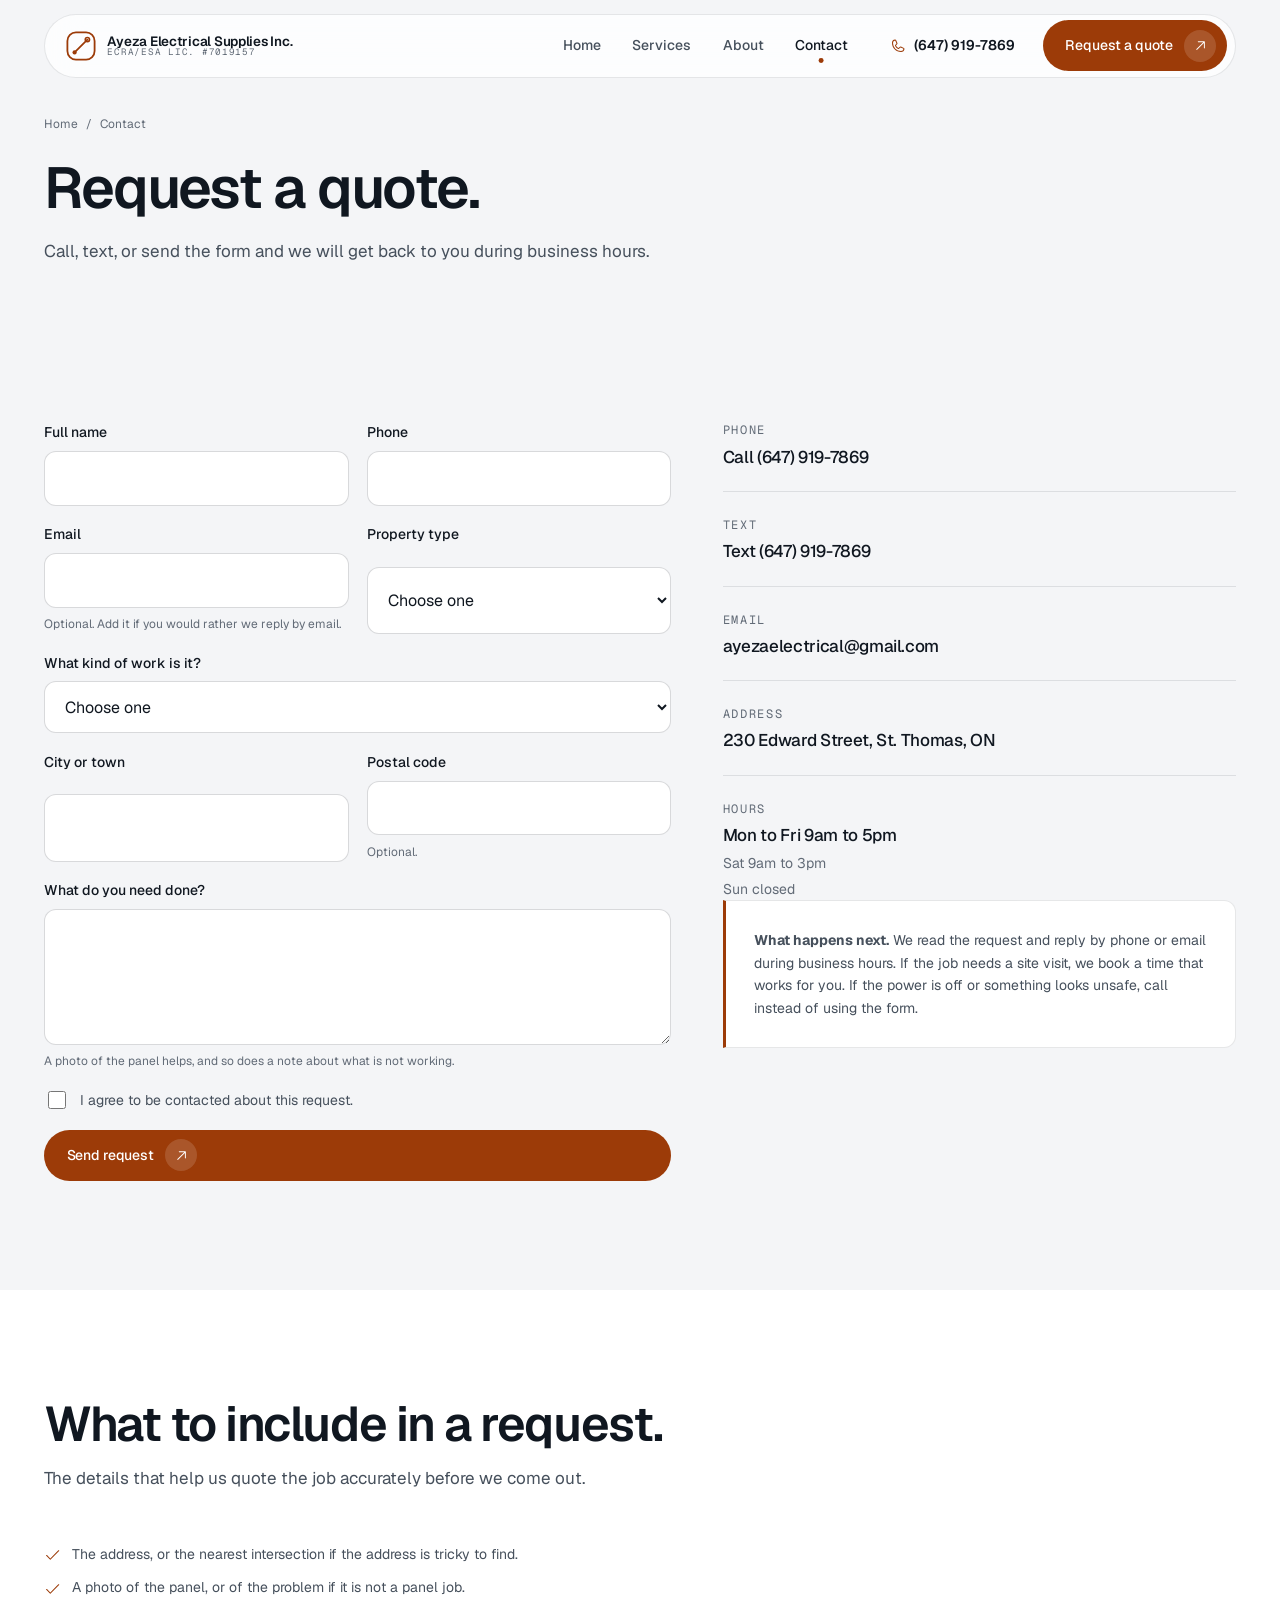
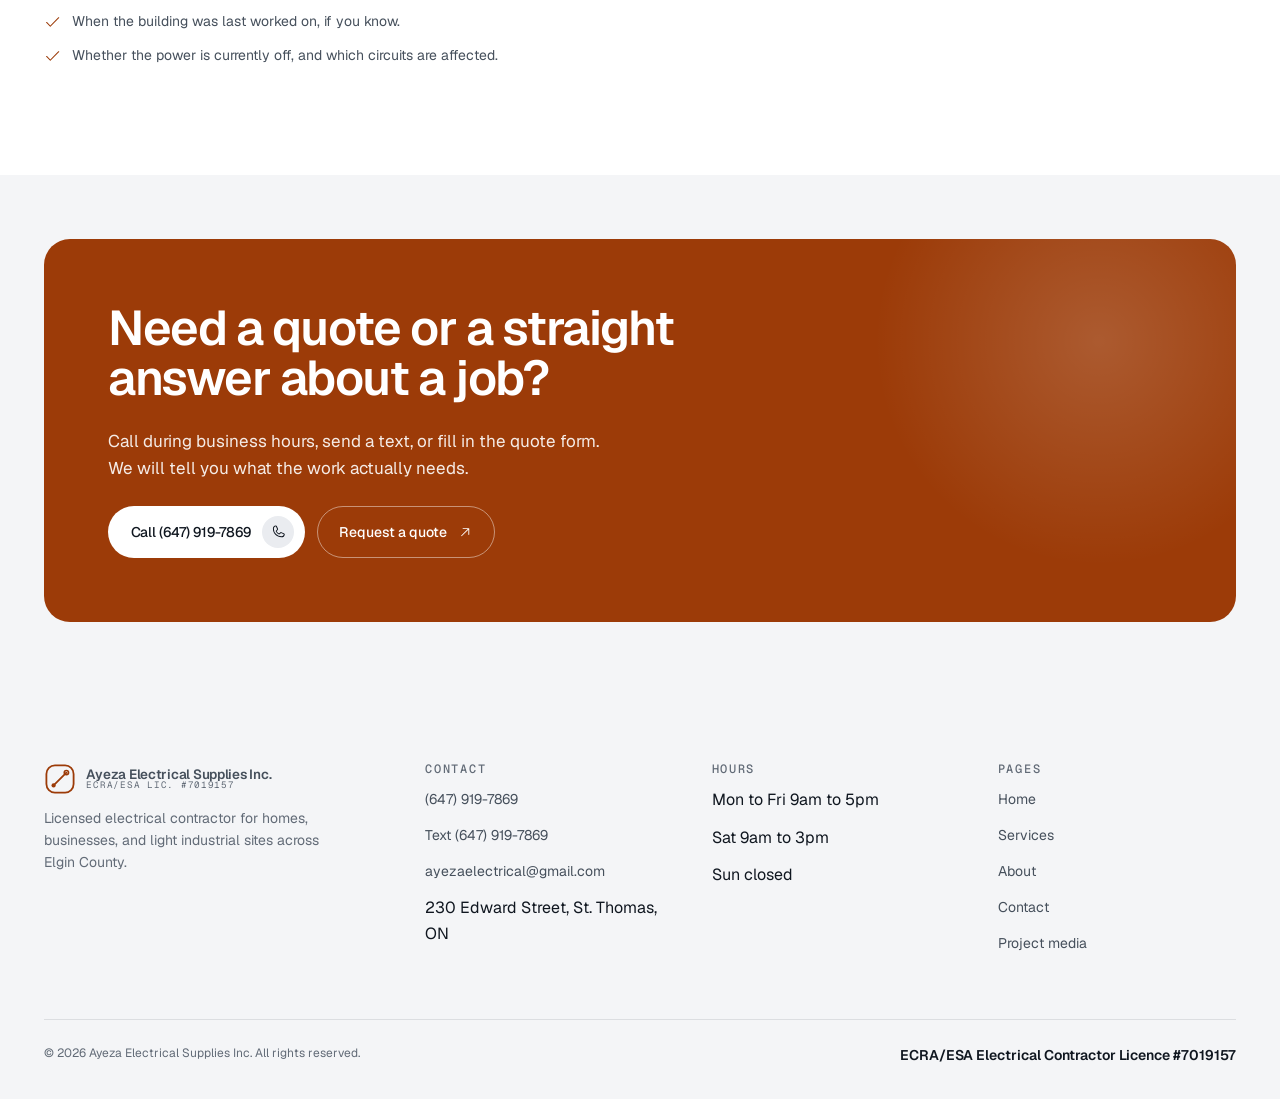
<file: contact.html>
<!DOCTYPE html>
<html lang="en-CA">
<head>
<meta charset="utf-8">
<meta name="viewport" content="width=device-width, initial-scale=1">
<script>document.documentElement.classList.add('js');</script>
<title>Request a quote | Ayeza Electrical, St. Thomas</title>
<meta name="description" content="Request an electrical quote from Ayeza Electrical in St. Thomas. Call or text (647) 919-7869, or send the form with the details of your panel, wiring, lighting, or EV charger job.">
<link rel="canonical" href="https://ayezaelectrical.ca/contact.html">
<meta name="theme-color" content="#9c3b08">
<meta property="og:type" content="website">
<meta property="og:site_name" content="Ayeza Electrical Supplies Inc.">
<meta property="og:title" content="Request a quote | Ayeza Electrical, St. Thomas">
<meta property="og:description" content="Request an electrical quote from Ayeza Electrical in St. Thomas. Call or text (647) 919-7869, or send the form with the details of your panel, wiring, lighting, or EV charger job.">
<meta property="og:url" content="https://ayezaelectrical.ca/contact.html">
<meta property="og:image" content="https://ayezaelectrical.ca/assets/img/og-cover.png">
<meta property="og:locale" content="en_CA">
<meta name="twitter:card" content="summary_large_image">
<link rel="icon" href="assets/img/favicon.svg" type="image/svg+xml">
<link rel="apple-touch-icon" href="assets/img/og-cover.png">
<link rel="preload" href="assets/fonts/geist-latin.woff2" as="font" type="font/woff2" crossorigin>
<link rel="stylesheet" href="assets/css/styles.css">
<script type="application/ld+json">
{
  "@context": "https://schema.org",
  "@type": "BreadcrumbList",
  "itemListElement": [
    { "@type": "ListItem", "position": 1, "name": "Home", "item": "https://ayezaelectrical.ca/" },
    { "@type": "ListItem", "position": 2, "name": "Contact", "item": "https://ayezaelectrical.ca/contact.html" }
  ]
}
</script>
</head>
<body>
<div class="sentinel" aria-hidden="true"></div>
<svg xmlns="http://www.w3.org/2000/svg" style="display:none" fill="currentColor" aria-hidden="true" focusable="false"><symbol id="i-arrow-up-right" viewBox="0 0 256 256"><path d="M200,64V168a8,8,0,0,1-16,0V83.31L69.66,197.66a8,8,0,0,1-11.32-11.32L172.69,72H88a8,8,0,0,1,0-16H192A8,8,0,0,1,200,64Z"/></symbol><symbol id="i-phone" viewBox="0 0 256 256"><path d="M222.37,158.46l-47.11-21.11-.13-.06a16,16,0,0,0-15.17,1.4,8.12,8.12,0,0,0-.75.56L134.87,160c-15.42-7.49-31.34-23.29-38.83-38.51l20.78-24.71c.2-.25.39-.5.57-.77a16,16,0,0,0,1.32-15.06l0-.12L97.54,33.64a16,16,0,0,0-16.62-9.52A56.26,56.26,0,0,0,32,80c0,79.4,64.6,144,144,144a56.26,56.26,0,0,0,55.88-48.92A16,16,0,0,0,222.37,158.46ZM176,208A128.14,128.14,0,0,1,48,80,40.2,40.2,0,0,1,82.87,40a.61.61,0,0,0,0,.12l21,47L83.2,111.86a6.13,6.13,0,0,0-.57.77,16,16,0,0,0-1,15.7c9.06,18.53,27.73,37.06,46.46,46.11a16,16,0,0,0,15.75-1.14,8.44,8.44,0,0,0,.74-.56L168.89,152l47,21.05h0s.08,0,.11,0A40.21,40.21,0,0,1,176,208Z"/></symbol><symbol id="i-map-pin" viewBox="0 0 256 256"><path d="M128,64a40,40,0,1,0,40,40A40,40,0,0,0,128,64Zm0,64a24,24,0,1,1,24-24A24,24,0,0,1,128,128Zm0-112a88.1,88.1,0,0,0-88,88c0,31.4,14.51,64.68,42,96.25a254.19,254.19,0,0,0,41.45,38.3,8,8,0,0,0,9.18,0A254.19,254.19,0,0,0,174,200.25c27.45-31.57,42-64.85,42-96.25A88.1,88.1,0,0,0,128,16Zm0,206c-16.53-13-72-60.75-72-118a72,72,0,0,1,144,0C200,161.23,144.53,209,128,222Z"/></symbol><symbol id="i-house-line" viewBox="0 0 256 256"><path d="M240,208H224V136l2.34,2.34A8,8,0,0,0,237.66,127L139.31,28.68a16,16,0,0,0-22.62,0L18.34,127a8,8,0,0,0,11.32,11.31L32,136v72H16a8,8,0,0,0,0,16H240a8,8,0,0,0,0-16ZM48,120l80-80,80,80v88H160V152a8,8,0,0,0-8-8H104a8,8,0,0,0-8,8v56H48Zm96,88H112V160h32Z"/></symbol><symbol id="i-buildings" viewBox="0 0 256 256"><path d="M240,208H224V96a16,16,0,0,0-16-16H144V32a16,16,0,0,0-24.88-13.32L39.12,72A16,16,0,0,0,32,85.34V208H16a8,8,0,0,0,0,16H240a8,8,0,0,0,0-16ZM208,96V208H144V96ZM48,85.34,128,32V208H48ZM112,112v16a8,8,0,0,1-16,0V112a8,8,0,1,1,16,0Zm-32,0v16a8,8,0,0,1-16,0V112a8,8,0,1,1,16,0Zm0,56v16a8,8,0,0,1-16,0V168a8,8,0,0,1,16,0Zm32,0v16a8,8,0,0,1-16,0V168a8,8,0,0,1,16,0Z"/></symbol><symbol id="i-check" viewBox="0 0 256 256"><path d="M229.66,77.66l-128,128a8,8,0,0,1-11.32,0l-56-56a8,8,0,0,1,11.32-11.32L96,188.69,218.34,66.34a8,8,0,0,1,11.32,11.32Z"/></symbol><symbol id="i-x" viewBox="0 0 256 256"><path d="M205.66,194.34a8,8,0,0,1-11.32,11.32L128,139.31,61.66,205.66a8,8,0,0,1-11.32-11.32L116.69,128,50.34,61.66A8,8,0,0,1,61.66,50.34L128,116.69l66.34-66.35a8,8,0,0,1,11.32,11.32L139.31,128Z"/></symbol><symbol id="i-shield-check" viewBox="0 0 256 256"><path d="M208,40H48A16,16,0,0,0,32,56v56c0,52.72,25.52,84.67,46.93,102.19,23.06,18.86,46,25.26,47,25.53a8,8,0,0,0,4.2,0c1-.27,23.91-6.67,47-25.53C198.48,196.67,224,164.72,224,112V56A16,16,0,0,0,208,40Zm0,72c0,37.07-13.66,67.16-40.6,89.42A129.3,129.3,0,0,1,128,223.62a128.25,128.25,0,0,1-38.92-21.81C61.82,179.51,48,149.3,48,112l0-56,160,0ZM82.34,141.66a8,8,0,0,1,11.32-11.32L112,148.69l50.34-50.35a8,8,0,0,1,11.32,11.32l-56,56a8,8,0,0,1-11.32,0Z"/></symbol><symbol id="i-clipboard-text" viewBox="0 0 256 256"><path d="M168,152a8,8,0,0,1-8,8H96a8,8,0,0,1,0-16h64A8,8,0,0,1,168,152Zm-8-40H96a8,8,0,0,0,0,16h64a8,8,0,0,0,0-16Zm56-64V216a16,16,0,0,1-16,16H56a16,16,0,0,1-16-16V48A16,16,0,0,1,56,32H92.26a47.92,47.92,0,0,1,71.48,0H200A16,16,0,0,1,216,48ZM96,64h64a32,32,0,0,0-64,0ZM200,48H173.25A47.93,47.93,0,0,1,176,64v8a8,8,0,0,1-8,8H88a8,8,0,0,1-8-8V64a47.93,47.93,0,0,1,2.75-16H56V216H200Z"/></symbol><symbol id="i-calendar-check" viewBox="0 0 256 256"><path d="M208,32H184V24a8,8,0,0,0-16,0v8H88V24a8,8,0,0,0-16,0v8H48A16,16,0,0,0,32,48V208a16,16,0,0,0,16,16H208a16,16,0,0,0,16-16V48A16,16,0,0,0,208,32ZM72,48v8a8,8,0,0,0,16,0V48h80v8a8,8,0,0,0,16,0V48h24V80H48V48ZM208,208H48V96H208V208Zm-38.34-85.66a8,8,0,0,1,0,11.32l-48,48a8,8,0,0,1-11.32,0l-24-24a8,8,0,0,1,11.32-11.32L116,164.69l42.34-42.35A8,8,0,0,1,169.66,122.34Z"/></symbol><symbol id="i-list-checks" viewBox="0 0 256 256"><path d="M224,128a8,8,0,0,1-8,8H128a8,8,0,0,1,0-16h88A8,8,0,0,1,224,128ZM128,72h88a8,8,0,0,0,0-16H128a8,8,0,0,0,0,16Zm88,112H128a8,8,0,0,0,0,16h88a8,8,0,0,0,0-16ZM82.34,42.34,56,68.69,45.66,58.34A8,8,0,0,0,34.34,69.66l16,16a8,8,0,0,0,11.32,0l32-32A8,8,0,0,0,82.34,42.34Zm0,64L56,132.69,45.66,122.34a8,8,0,0,0-11.32,11.32l16,16a8,8,0,0,0,11.32,0l32-32a8,8,0,0,0-11.32-11.32Zm0,64L56,196.69,45.66,186.34a8,8,0,0,0-11.32,11.32l16,16a8,8,0,0,0,11.32,0l32-32a8,8,0,0,0-11.32-11.32Z"/></symbol><symbol id="i-seal-check" viewBox="0 0 256 256"><path d="M225.86,102.82c-3.77-3.94-7.67-8-9.14-11.57-1.36-3.27-1.44-8.69-1.52-13.94-.15-9.76-.31-20.82-8-28.51s-18.75-7.85-28.51-8c-5.25-.08-10.67-.16-13.94-1.52-3.56-1.47-7.63-5.37-11.57-9.14C146.28,23.51,138.44,16,128,16s-18.27,7.51-25.18,14.14c-3.94,3.77-8,7.67-11.57,9.14C88,40.64,82.56,40.72,77.31,40.8c-9.76.15-20.82.31-28.51,8S41,67.55,40.8,77.31c-.08,5.25-.16,10.67-1.52,13.94-1.47,3.56-5.37,7.63-9.14,11.57C23.51,109.72,16,117.56,16,128s7.51,18.27,14.14,25.18c3.77,3.94,7.67,8,9.14,11.57,1.36,3.27,1.44,8.69,1.52,13.94.15,9.76.31,20.82,8,28.51s18.75,7.85,28.51,8c5.25.08,10.67.16,13.94,1.52,3.56,1.47,7.63,5.37,11.57,9.14C109.72,232.49,117.56,240,128,240s18.27-7.51,25.18-14.14c3.94-3.77,8-7.67,11.57-9.14,3.27-1.36,8.69-1.44,13.94-1.52,9.76-.15,20.82-.31,28.51-8s7.85-18.75,8-28.51c.08-5.25.16-10.67,1.52-13.94,1.47-3.56,5.37-7.63,9.14-11.57C232.49,146.28,240,138.44,240,128S232.49,109.73,225.86,102.82Zm-11.55,39.29c-4.79,5-9.75,10.17-12.38,16.52-2.52,6.1-2.63,13.07-2.73,19.82-.1,7-.21,14.33-3.32,17.43s-10.39,3.22-17.43,3.32c-6.75.1-13.72.21-19.82,2.73-6.35,2.63-11.52,7.59-16.52,12.38S132,224,128,224s-9.15-4.92-14.11-9.69-10.17-9.75-16.52-12.38c-6.1-2.52-13.07-2.63-19.82-2.73-7-.1-14.33-.21-17.43-3.32s-3.22-10.39-3.32-17.43c-.1-6.75-.21-13.72-2.73-19.82-2.63-6.35-7.59-11.52-12.38-16.52S32,132,32,128s4.92-9.15,9.69-14.11,9.75-10.17,12.38-16.52c2.52-6.1,2.63-13.07,2.73-19.82.1-7,.21-14.33,3.32-17.43S70.51,56.9,77.55,56.8c6.75-.1,13.72-.21,19.82-2.73,6.35-2.63,11.52-7.59,16.52-12.38S124,32,128,32s9.15,4.92,14.11,9.69,10.17,9.75,16.52,12.38c6.1,2.52,13.07,2.63,19.82,2.73,7,.1,14.33.21,17.43,3.32s3.22,10.39,3.32,17.43c.1,6.75.21,13.72,2.73,19.82,2.63,6.35,7.59,11.52,12.38,16.52S224,124,224,128,219.08,137.15,214.31,142.11ZM173.66,98.34a8,8,0,0,1,0,11.32l-56,56a8,8,0,0,1-11.32,0l-24-24a8,8,0,0,1,11.32-11.32L112,148.69l50.34-50.35A8,8,0,0,1,173.66,98.34Z"/></symbol></svg>

<a class="skip-link" href="#main">Skip to content</a>

<header class="nav" id="nav">
  <div class="nav__inner">
    <a class="brand" href="index.html" aria-label="Ayeza Electrical Supplies Inc., home">
      <svg class="brand__mark" viewBox="0 0 32 32" aria-hidden="true" focusable="false">
        <rect x="2.4" y="2.4" width="27.2" height="27.2" rx="8.5" fill="none" stroke="currentColor" stroke-width="1.8"/>
        <path d="M9.6 22.4 22.4 9.6" fill="none" stroke="currentColor" stroke-width="1.7" stroke-linecap="round"/>
        <circle cx="9.6" cy="22.4" r="2.1" fill="currentColor"/>
        <circle cx="22.4" cy="9.6" r="2.1" fill="none" stroke="currentColor" stroke-width="1.7"/>
      </svg>
      <span class="brand__text">
        <span class="brand__name">Ayeza Electrical Supplies Inc.</span>
        <span class="brand__sub">ECRA/ESA Lic. #7019157</span>
      </span>
    </a>
    <nav class="nav__links" aria-label="Primary">
      <a class="nav__link" href="index.html">Home</a><a class="nav__link" href="services.html">Services</a><a class="nav__link" href="about.html">About</a><a class="nav__link" href="contact.html" aria-current="page">Contact</a>
    </nav>
    <a class="nav__phone" href="tel:+16479197869"><svg class="icon icon--sm" aria-hidden="true"><use href="#i-phone"/></svg>(647) 919-7869</a>
    <a class="btn btn--primary" href="contact.html">Request a quote<span class="btn__island"><svg class="icon icon--sm" aria-hidden="true"><use href="#i-arrow-up-right"/></svg></span></a>
    <button class="nav__burger" type="button" aria-expanded="false" aria-controls="site-menu" aria-label="Open menu"><span></span><span></span></button>
  </div>
</header>

<div class="menu" id="site-menu">
  <a class="menu__link" href="index.html" style="--d:40ms">Home</a><a class="menu__link" href="services.html" style="--d:100ms">Services</a><a class="menu__link" href="about.html" style="--d:160ms">About</a><a class="menu__link" href="contact.html" aria-current="page" style="--d:220ms">Contact</a>
  <div class="menu__foot">
    <a href="tel:+16479197869">(647) 919-7869</a>
    <a href="mailto:ayezaelectrical@gmail.com">ayezaelectrical@gmail.com</a>
    <span class="muted">Mon to Fri 9am to 5pm, Sat 9am to 3pm</span>
  </div>
</div>

<main id="main">

  <!-- Page head -->
  <section class="page-head">
    <div class="wrap">
      <nav class="breadcrumbs reveal" aria-label="Breadcrumb">
        <a href="index.html">Home</a>
        <span aria-hidden="true">/</span>
        <span aria-current="page">Contact</span>
      </nav>
      <h1 class="reveal" style="--d:80ms">Request a quote.</h1>
      <p class="lead reveal" style="--d:120ms">Call, text, or send the form and we will get back to you during business hours.</p>
    </div>
  </section>

  <!-- Quote form and contact details -->
  <section class="section">
    <div class="wrap">
      <div class="contact-grid">

        <div class="reveal">
          <form class="form" data-quote-form action="mailto:ayezaelectrical@gmail.com" method="post" enctype="text/plain">
            <noscript>
              <div class="note">
                <p><strong>JavaScript is off in this browser.</strong> Sending the form this way opens your email app instead. If that does not work, call (647) 919-7869 or email ayezaelectrical@gmail.com.</p>
              </div>
            </noscript>
            <div class="form__status" role="status" aria-live="polite"></div>

            <div class="hp">
              <label for="company">Company</label>
              <input id="company" name="company" type="text" tabindex="-1" autocomplete="off">
            </div>

            <div class="form__row">
              <div class="field">
                <label for="name">Full name</label>
                <input id="name" name="name" type="text" autocomplete="name" required>
                <span class="field__error"></span>
              </div>
              <div class="field">
                <label for="phone">Phone</label>
                <input id="phone" name="phone" type="tel" autocomplete="tel" required>
                <span class="field__error"></span>
              </div>
            </div>

            <div class="form__row">
              <div class="field">
                <label for="email">Email</label>
                <input id="email" name="email" type="email" autocomplete="email">
                <span class="hint">Optional. Add it if you would rather we reply by email.</span>
                <span class="field__error"></span>
              </div>
              <div class="field">
                <label for="property">Property type</label>
                <select id="property" name="property" required>
                  <option value="">Choose one</option>
                  <option value="residential">Residential</option>
                  <option value="commercial">Commercial</option>
                  <option value="light-industrial">Light industrial</option>
                </select>
                <span class="field__error"></span>
              </div>
            </div>

            <div class="field">
              <label for="service">What kind of work is it?</label>
              <select id="service" name="service" required>
                <option value="">Choose one</option>
                <option value="panel-upgrade">Panel or service upgrade</option>
                <option value="ev-charging">EV charger</option>
                <option value="lighting">Lighting</option>
                <option value="wiring">Wiring or renovation</option>
                <option value="troubleshooting">Troubleshooting or repair</option>
                <option value="commercial">Commercial fit-up</option>
                <option value="other">Something else</option>
              </select>
              <span class="field__error"></span>
            </div>

            <div class="form__row">
              <div class="field">
                <label for="city">City or town</label>
                <input id="city" name="city" type="text" autocomplete="address-level2" required>
                <span class="field__error"></span>
              </div>
              <div class="field">
                <label for="postal">Postal code</label>
                <input id="postal" name="postal" type="text" autocomplete="postal-code">
                <span class="hint">Optional.</span>
                <span class="field__error"></span>
              </div>
            </div>

            <div class="field">
              <label for="details">What do you need done?</label>
              <textarea id="details" name="details" required></textarea>
              <span class="hint">A photo of the panel helps, and so does a note about what is not working.</span>
              <span class="field__error"></span>
            </div>

            <div class="check">
              <input type="checkbox" id="consent" name="consent" required>
              <label for="consent">I agree to be contacted about this request.</label>
              <span class="field__error"></span>
            </div>

            <button class="btn btn--primary" type="submit">Send request<span class="btn__island"><svg class="icon icon--sm" aria-hidden="true"><use href="#i-arrow-up-right"/></svg></span></button>
          </form>
        </div>

        <div class="reveal" style="--d:80ms">
          <div class="contact-card">
            <div class="contact-item">
              <span>Phone</span>
              <a href="tel:+16479197869">Call (647) 919-7869</a>
            </div>
            <div class="contact-item">
              <span>Text</span>
              <a href="sms:+16479197869">Text (647) 919-7869</a>
            </div>
            <div class="contact-item">
              <span>Email</span>
              <a href="mailto:ayezaelectrical@gmail.com">ayezaelectrical@gmail.com</a>
            </div>
            <div class="contact-item">
              <span>Address</span>
              <strong>230 Edward Street, St. Thomas, ON</strong>
            </div>
            <div class="contact-item">
              <span>Hours</span>
              <strong>Mon to Fri 9am to 5pm</strong>
              <small>Sat 9am to 3pm</small>
              <small>Sun closed</small>
            </div>
          </div>

          <div class="note">
            <p><strong>What happens next.</strong> We read the request and reply by phone or email during business hours. If the job needs a site visit, we book a time that works for you. If the power is off or something looks unsafe, call instead of using the form.</p>
          </div>
        </div>

      </div>
    </div>
  </section>

  <!-- What to include -->
  <section class="section section--surface">
    <div class="wrap">
      <div class="section-head reveal">
        <h2>What to include in a request.</h2>
        <p class="lead">The details that help us quote the job accurately before we come out.</p>
      </div>
      <div class="prose reveal" style="--d:80ms">
        <ul>
          <li><svg class="icon" aria-hidden="true"><use href="#i-check"/></svg>The address, or the nearest intersection if the address is tricky to find.</li>
          <li><svg class="icon" aria-hidden="true"><use href="#i-check"/></svg>A photo of the panel, or of the problem if it is not a panel job.</li>
          <li><svg class="icon" aria-hidden="true"><use href="#i-check"/></svg>When the building was last worked on, if you know.</li>
          <li><svg class="icon" aria-hidden="true"><use href="#i-check"/></svg>Whether the power is currently off, and which circuits are affected.</li>
        </ul>
      </div>
    </div>
  </section>

  <!-- CTA -->
  <section class="section section--tight">
    <div class="wrap">
      <div class="cta reveal">
        <div class="cta__inner">
          <h2>Need a quote or a straight answer about a job?</h2>
          <p>Call during business hours, send a text, or fill in the quote form. We will tell you what the work actually needs.</p>
          <div class="btn-row">
            <a class="btn btn--on-accent" href="tel:+16479197869">Call (647) 919-7869<span class="btn__island"><svg class="icon icon--sm" aria-hidden="true"><use href="#i-phone"/></svg></span></a>
            <a class="btn btn--ghost cta__ghost" href="contact.html">Request a quote<svg class="icon icon--sm" aria-hidden="true"><use href="#i-arrow-up-right"/></svg></a>
          </div>
        </div>
      </div>
    </div>
  </section>

</main>

<footer class="footer">
  <div class="wrap">
    <div class="footer__grid">
      <div class="footer__col">
        <a class="brand" href="index.html" aria-label="Ayeza Electrical Supplies Inc., home" style="margin-right:0">
          <svg class="brand__mark" viewBox="0 0 32 32" aria-hidden="true" focusable="false">
        <rect x="2.4" y="2.4" width="27.2" height="27.2" rx="8.5" fill="none" stroke="currentColor" stroke-width="1.8"/>
        <path d="M9.6 22.4 22.4 9.6" fill="none" stroke="currentColor" stroke-width="1.7" stroke-linecap="round"/>
        <circle cx="9.6" cy="22.4" r="2.1" fill="currentColor"/>
        <circle cx="22.4" cy="9.6" r="2.1" fill="none" stroke="currentColor" stroke-width="1.7"/>
      </svg>
          <span class="brand__text">
            <span class="brand__name">Ayeza Electrical Supplies Inc.</span>
            <span class="brand__sub">ECRA/ESA Lic. #7019157</span>
          </span>
        </a>
        <p class="muted" style="font-size:var(--t-small);max-width:32ch">Licensed electrical contractor for homes, businesses, and light industrial sites across Elgin County.</p>
      </div>
      <div class="footer__col">
        <h4>Contact</h4>
        <a href="tel:+16479197869">(647) 919-7869</a>
        <a href="sms:+16479197869">Text (647) 919-7869</a>
        <a href="mailto:ayezaelectrical@gmail.com">ayezaelectrical@gmail.com</a>
        <span>230 Edward Street, St. Thomas, ON</span>
      </div>
      <div class="footer__col">
        <h4>Hours</h4>
        <span>Mon to Fri 9am to 5pm</span>
        <span>Sat 9am to 3pm</span>
        <span>Sun closed</span>
      </div>
      <div class="footer__col">
        <h4>Pages</h4>
        <a href="index.html">Home</a><a href="services.html">Services</a><a href="about.html">About</a><a href="contact.html">Contact</a>
        <a href="credits.html">Project media</a>
      </div>
    </div>
    <div class="footer__bottom">
      <span>&copy; 2026 Ayeza Electrical Supplies Inc. All rights reserved.</span>
      <span class="footer__licence">ECRA/ESA Electrical Contractor Licence #7019157</span>
    </div>
  </div>
</footer>

<script src="assets/js/main.js" defer></script>
</body>
</html>
</file>
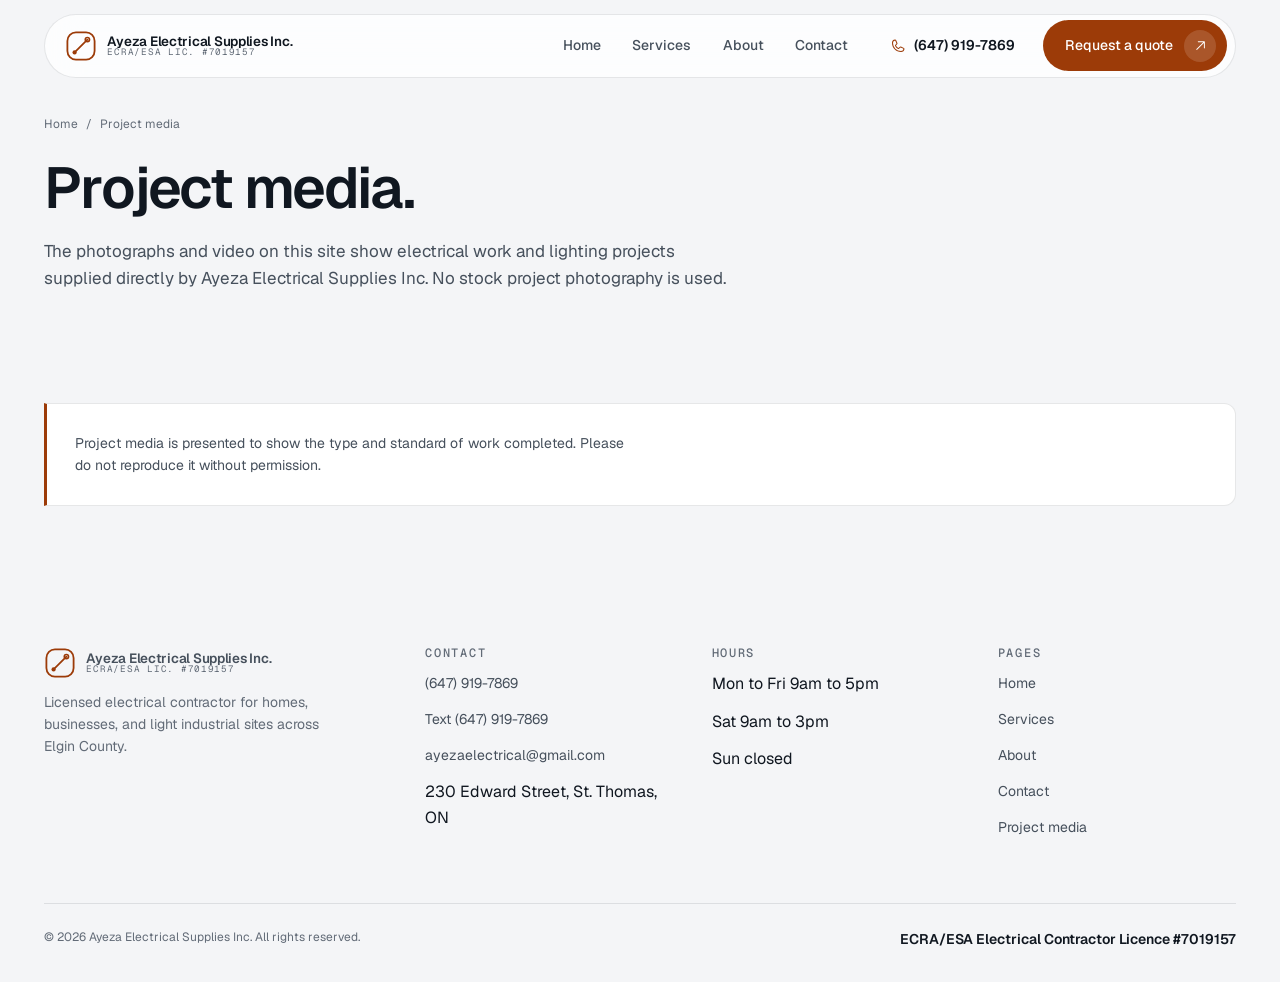
<file: credits.html>
<!DOCTYPE html>
<html lang="en-CA">
<head>
<meta charset="utf-8">
<meta name="viewport" content="width=device-width, initial-scale=1">
<title>Project media | Ayeza Electrical</title>
<meta name="description" content="Information about the project photography and video used on the Ayeza Electrical website.">
<link rel="canonical" href="https://ayezaelectrical.ca/credits.html">
<meta name="theme-color" content="#9c3b08">
<meta property="og:type" content="website">
<meta property="og:site_name" content="Ayeza Electrical Supplies Inc.">
<meta property="og:title" content="Project media | Ayeza Electrical">
<meta property="og:description" content="Information about the project photography and video used on the Ayeza Electrical website.">
<meta property="og:url" content="https://ayezaelectrical.ca/credits.html">
<meta property="og:image" content="https://ayezaelectrical.ca/assets/img/og-cover.png">
<meta property="og:locale" content="en_CA">
<meta name="twitter:card" content="summary_large_image">
<link rel="icon" href="assets/img/favicon.svg" type="image/svg+xml">
<link rel="apple-touch-icon" href="assets/img/og-cover.png">
<link rel="preload" href="assets/fonts/geist-latin.woff2" as="font" type="font/woff2" crossorigin>
<link rel="stylesheet" href="assets/css/styles.css">
</head>
<body>
<div class="sentinel" aria-hidden="true"></div>
<svg xmlns="http://www.w3.org/2000/svg" style="display:none" fill="currentColor" aria-hidden="true" focusable="false"><symbol id="i-arrow-up-right" viewBox="0 0 256 256"><path d="M200,64V168a8,8,0,0,1-16,0V83.31L69.66,197.66a8,8,0,0,1-11.32-11.32L172.69,72H88a8,8,0,0,1,0-16H192A8,8,0,0,1,200,64Z"/></symbol><symbol id="i-phone" viewBox="0 0 256 256"><path d="M222.37,158.46l-47.11-21.11-.13-.06a16,16,0,0,0-15.17,1.4,8.12,8.12,0,0,0-.75.56L134.87,160c-15.42-7.49-31.34-23.29-38.83-38.51l20.78-24.71c.2-.25.39-.5.57-.77a16,16,0,0,0,1.32-15.06l0-.12L97.54,33.64a16,16,0,0,0-16.62-9.52A56.26,56.26,0,0,0,32,80c0,79.4,64.6,144,144,144a56.26,56.26,0,0,0,55.88-48.92A16,16,0,0,0,222.37,158.46ZM176,208A128.14,128.14,0,0,1,48,80,40.2,40.2,0,0,1,82.87,40a.61.61,0,0,0,0,.12l21,47L83.2,111.86a6.13,6.13,0,0,0-.57.77,16,16,0,0,0-1,15.7c9.06,18.53,27.73,37.06,46.46,46.11a16,16,0,0,0,15.75-1.14,8.44,8.44,0,0,0,.74-.56L168.89,152l47,21.05h0s.08,0,.11,0A40.21,40.21,0,0,1,176,208Z"/></symbol><symbol id="i-chat-circle-text" viewBox="0 0 256 256"><path d="M168,112a8,8,0,0,1-8,8H96a8,8,0,0,1,0-16h64A8,8,0,0,1,168,112Zm-8,24H96a8,8,0,0,0,0,16h64a8,8,0,0,0,0-16Zm72-8A104,104,0,0,1,79.12,219.82L45.07,231.17a16,16,0,0,1-20.24-20.24l11.35-34.05A104,104,0,1,1,232,128Zm-16,0A88,88,0,1,0,51.81,172.06a8,8,0,0,1,.66,6.54L40,216,77.4,203.53a7.85,7.85,0,0,1,2.53-.42,8,8,0,0,1,4,1.08A88,88,0,0,0,216,128Z"/></symbol><symbol id="i-envelope-simple" viewBox="0 0 256 256"><path d="M224,48H32a8,8,0,0,0-8,8V192a16,16,0,0,0,16,16H216a16,16,0,0,0,16-16V56A8,8,0,0,0,224,48ZM203.43,64,128,133.15,52.57,64ZM216,192H40V74.19l82.59,75.71a8,8,0,0,0,10.82,0L216,74.19V192Z"/></symbol><symbol id="i-map-pin" viewBox="0 0 256 256"><path d="M128,64a40,40,0,1,0,40,40A40,40,0,0,0,128,64Zm0,64a24,24,0,1,1,24-24A24,24,0,0,1,128,128Zm0-112a88.1,88.1,0,0,0-88,88c0,31.4,14.51,64.68,42,96.25a254.19,254.19,0,0,0,41.45,38.3,8,8,0,0,0,9.18,0A254.19,254.19,0,0,0,174,200.25c27.45-31.57,42-64.85,42-96.25A88.1,88.1,0,0,0,128,16Zm0,206c-16.53-13-72-60.75-72-118a72,72,0,0,1,144,0C200,161.23,144.53,209,128,222Z"/></symbol><symbol id="i-clock" viewBox="0 0 256 256"><path d="M128,24A104,104,0,1,0,232,128,104.11,104.11,0,0,0,128,24Zm0,192a88,88,0,1,1,88-88A88.1,88.1,0,0,1,128,216Zm64-88a8,8,0,0,1-8,8H128a8,8,0,0,1-8-8V72a8,8,0,0,1,16,0v48h48A8,8,0,0,1,192,128Z"/></symbol><symbol id="i-house-line" viewBox="0 0 256 256"><path d="M240,208H224V136l2.34,2.34A8,8,0,0,0,237.66,127L139.31,28.68a16,16,0,0,0-22.62,0L18.34,127a8,8,0,0,0,11.32,11.31L32,136v72H16a8,8,0,0,0,0,16H240a8,8,0,0,0,0-16ZM48,120l80-80,80,80v88H160V152a8,8,0,0,0-8-8H104a8,8,0,0,0-8,8v56H48Zm96,88H112V160h32Z"/></symbol><symbol id="i-buildings" viewBox="0 0 256 256"><path d="M240,208H224V96a16,16,0,0,0-16-16H144V32a16,16,0,0,0-24.88-13.32L39.12,72A16,16,0,0,0,32,85.34V208H16a8,8,0,0,0,0,16H240a8,8,0,0,0,0-16ZM208,96V208H144V96ZM48,85.34,128,32V208H48ZM112,112v16a8,8,0,0,1-16,0V112a8,8,0,1,1,16,0Zm-32,0v16a8,8,0,0,1-16,0V112a8,8,0,1,1,16,0Zm0,56v16a8,8,0,0,1-16,0V168a8,8,0,0,1,16,0Zm32,0v16a8,8,0,0,1-16,0V168a8,8,0,0,1,16,0Z"/></symbol><symbol id="i-car-profile" viewBox="0 0 256 256"><path d="M240,112H211.31L168,68.69A15.86,15.86,0,0,0,156.69,64H44.28A16,16,0,0,0,31,71.12L1.34,115.56A8.07,8.07,0,0,0,0,120v48a16,16,0,0,0,16,16H33a32,32,0,0,0,62,0h66a32,32,0,0,0,62,0h17a16,16,0,0,0,16-16V128A16,16,0,0,0,240,112ZM44.28,80H156.69l32,32H23ZM64,192a16,16,0,1,1,16-16A16,16,0,0,1,64,192Zm128,0a16,16,0,1,1,16-16A16,16,0,0,1,192,192Zm48-24H223a32,32,0,0,0-62,0H95a32,32,0,0,0-62,0H16V128H240Z"/></symbol><symbol id="i-lamp" viewBox="0 0 256 256"><path d="M247.35,148.85l-48-112A8,8,0,0,0,192,32H64a8,8,0,0,0-7.35,4.85l-48,112A8,8,0,0,0,16,160H120v48H96a8,8,0,0,0,0,16h64a8,8,0,0,0,0-16H136V160h56v32a8,8,0,0,0,16,0V160h32a8,8,0,0,0,7.35-11.15ZM28.13,144,69.28,48H186.72l41.15,96Z"/></symbol><symbol id="i-lightning" viewBox="0 0 256 256"><path d="M215.79,118.17a8,8,0,0,0-5-5.66L153.18,90.9l14.66-73.33a8,8,0,0,0-13.69-7l-112,120a8,8,0,0,0,3,13l57.63,21.61L88.16,238.43a8,8,0,0,0,13.69,7l112-120A8,8,0,0,0,215.79,118.17ZM109.37,214l10.47-52.38a8,8,0,0,0-5-9.06L62,132.71l84.62-90.66L136.16,94.43a8,8,0,0,0,5,9.06l52.8,19.8Z"/></symbol><symbol id="i-ruler" viewBox="0 0 256 256"><path d="M235.32,73.37,182.63,20.69a16,16,0,0,0-22.63,0L20.68,160a16,16,0,0,0,0,22.63l52.69,52.68a16,16,0,0,0,22.63,0L235.32,96A16,16,0,0,0,235.32,73.37ZM84.68,224,32,171.31l32-32,26.34,26.35a8,8,0,0,0,11.32-11.32L75.31,128,96,107.31l26.34,26.35a8,8,0,0,0,11.32-11.32L107.31,96,128,75.31l26.34,26.35a8,8,0,0,0,11.32-11.32L139.31,64l32-32L224,84.69Z"/></symbol><symbol id="i-star" viewBox="0 0 256 256"><path d="M239.18,97.26A16.38,16.38,0,0,0,224.92,86l-59-4.76L143.14,26.15a16.36,16.36,0,0,0-30.27,0L90.11,81.23,31.08,86a16.46,16.46,0,0,0-9.37,28.86l45,38.83L53,211.75a16.38,16.38,0,0,0,24.5,17.82L128,198.49l50.53,31.08A16.4,16.4,0,0,0,203,211.75l-13.76-58.07,45-38.83A16.43,16.43,0,0,0,239.18,97.26Zm-15.34,5.47-48.7,42a8,8,0,0,0-2.56,7.91l14.88,62.8a.37.37,0,0,1-.17.48c-.18.14-.23.11-.38,0l-54.72-33.65a8,8,0,0,0-8.38,0L69.09,215.94c-.15.09-.19.12-.38,0a.37.37,0,0,1-.17-.48l14.88-62.8a8,8,0,0,0-2.56-7.91l-48.7-42c-.12-.1-.23-.19-.13-.5s.18-.27.33-.29l63.92-5.16A8,8,0,0,0,103,91.86l24.62-59.61c.08-.17.11-.25.35-.25s.27.08.35.25L153,91.86a8,8,0,0,0,6.75,4.92l63.92,5.16c.15,0,.24,0,.33.29S224,102.63,223.84,102.73Z"/></symbol><symbol id="i-plug" viewBox="0 0 256 256"><path d="M237.66,66.34a8,8,0,0,0-11.32,0L192,100.69,155.31,64l34.35-34.34a8,8,0,1,0-11.32-11.32L144,52.69,117.66,26.34a8,8,0,0,0-11.32,11.32L112.69,44l-53,53a40,40,0,0,0,0,56.57l15.71,15.71L26.34,218.34a8,8,0,0,0,11.32,11.32l49.09-49.09,15.71,15.71a40,40,0,0,0,56.57,0l53-53,6.34,6.35a8,8,0,0,0,11.32-11.32L203.31,112l34.35-34.34A8,8,0,0,0,237.66,66.34ZM147.72,185a24,24,0,0,1-33.95,0L71,142.23a24,24,0,0,1,0-33.95l53-53L200.69,132Z"/></symbol><symbol id="i-check" viewBox="0 0 256 256"><path d="M229.66,77.66l-128,128a8,8,0,0,1-11.32,0l-56-56a8,8,0,0,1,11.32-11.32L96,188.69,218.34,66.34a8,8,0,0,1,11.32,11.32Z"/></symbol><symbol id="i-x" viewBox="0 0 256 256"><path d="M205.66,194.34a8,8,0,0,1-11.32,11.32L128,139.31,61.66,205.66a8,8,0,0,1-11.32-11.32L116.69,128,50.34,61.66A8,8,0,0,1,61.66,50.34L128,116.69l66.34-66.35a8,8,0,0,1,11.32,11.32L139.31,128Z"/></symbol><symbol id="i-shield-check" viewBox="0 0 256 256"><path d="M208,40H48A16,16,0,0,0,32,56v56c0,52.72,25.52,84.67,46.93,102.19,23.06,18.86,46,25.26,47,25.53a8,8,0,0,0,4.2,0c1-.27,23.91-6.67,47-25.53C198.48,196.67,224,164.72,224,112V56A16,16,0,0,0,208,40Zm0,72c0,37.07-13.66,67.16-40.6,89.42A129.3,129.3,0,0,1,128,223.62a128.25,128.25,0,0,1-38.92-21.81C61.82,179.51,48,149.3,48,112l0-56,160,0ZM82.34,141.66a8,8,0,0,1,11.32-11.32L112,148.69l50.34-50.35a8,8,0,0,1,11.32,11.32l-56,56a8,8,0,0,1-11.32,0Z"/></symbol><symbol id="i-clipboard-text" viewBox="0 0 256 256"><path d="M168,152a8,8,0,0,1-8,8H96a8,8,0,0,1,0-16h64A8,8,0,0,1,168,152Zm-8-40H96a8,8,0,0,0,0,16h64a8,8,0,0,0,0-16Zm56-64V216a16,16,0,0,1-16,16H56a16,16,0,0,1-16-16V48A16,16,0,0,1,56,32H92.26a47.92,47.92,0,0,1,71.48,0H200A16,16,0,0,1,216,48ZM96,64h64a32,32,0,0,0-64,0ZM200,48H173.25A47.93,47.93,0,0,1,176,64v8a8,8,0,0,1-8,8H88a8,8,0,0,1-8-8V64a47.93,47.93,0,0,1,2.75-16H56V216H200Z"/></symbol><symbol id="i-calendar-check" viewBox="0 0 256 256"><path d="M208,32H184V24a8,8,0,0,0-16,0v8H88V24a8,8,0,0,0-16,0v8H48A16,16,0,0,0,32,48V208a16,16,0,0,0,16,16H208a16,16,0,0,0,16-16V48A16,16,0,0,0,208,32ZM72,48v8a8,8,0,0,0,16,0V48h80v8a8,8,0,0,0,16,0V48h24V80H48V48ZM208,208H48V96H208V208Zm-38.34-85.66a8,8,0,0,1,0,11.32l-48,48a8,8,0,0,1-11.32,0l-24-24a8,8,0,0,1,11.32-11.32L116,164.69l42.34-42.35A8,8,0,0,1,169.66,122.34Z"/></symbol><symbol id="i-list-checks" viewBox="0 0 256 256"><path d="M224,128a8,8,0,0,1-8,8H128a8,8,0,0,1,0-16h88A8,8,0,0,1,224,128ZM128,72h88a8,8,0,0,0,0-16H128a8,8,0,0,0,0,16Zm88,112H128a8,8,0,0,0,0,16h88a8,8,0,0,0,0-16ZM82.34,42.34,56,68.69,45.66,58.34A8,8,0,0,0,34.34,69.66l16,16a8,8,0,0,0,11.32,0l32-32A8,8,0,0,0,82.34,42.34Zm0,64L56,132.69,45.66,122.34a8,8,0,0,0-11.32,11.32l16,16a8,8,0,0,0,11.32,0l32-32a8,8,0,0,0-11.32-11.32Zm0,64L56,196.69,45.66,186.34a8,8,0,0,0-11.32,11.32l16,16a8,8,0,0,0,11.32,0l32-32a8,8,0,0,0-11.32-11.32Z"/></symbol><symbol id="i-warning-circle" viewBox="0 0 256 256"><path d="M128,24A104,104,0,1,0,232,128,104.11,104.11,0,0,0,128,24Zm0,192a88,88,0,1,1,88-88A88.1,88.1,0,0,1,128,216Zm-8-80V80a8,8,0,0,1,16,0v56a8,8,0,0,1-16,0Zm20,36a12,12,0,1,1-12-12A12,12,0,0,1,140,172Z"/></symbol><symbol id="i-seal-check" viewBox="0 0 256 256"><path d="M225.86,102.82c-3.77-3.94-7.67-8-9.14-11.57-1.36-3.27-1.44-8.69-1.52-13.94-.15-9.76-.31-20.82-8-28.51s-18.75-7.85-28.51-8c-5.25-.08-10.67-.16-13.94-1.52-3.56-1.47-7.63-5.37-11.57-9.14C146.28,23.51,138.44,16,128,16s-18.27,7.51-25.18,14.14c-3.94,3.77-8,7.67-11.57,9.14C88,40.64,82.56,40.72,77.31,40.8c-9.76.15-20.82.31-28.51,8S41,67.55,40.8,77.31c-.08,5.25-.16,10.67-1.52,13.94-1.47,3.56-5.37,7.63-9.14,11.57C23.51,109.72,16,117.56,16,128s7.51,18.27,14.14,25.18c3.77,3.94,7.67,8,9.14,11.57,1.36,3.27,1.44,8.69,1.52,13.94.15,9.76.31,20.82,8,28.51s18.75,7.85,28.51,8c5.25.08,10.67.16,13.94,1.52,3.56,1.47,7.63,5.37,11.57,9.14C109.72,232.49,117.56,240,128,240s18.27-7.51,25.18-14.14c3.94-3.77,8-7.67,11.57-9.14,3.27-1.36,8.69-1.44,13.94-1.52,9.76-.15,20.82-.31,28.51-8s7.85-18.75,8-28.51c.08-5.25.16-10.67,1.52-13.94,1.47-3.56,5.37-7.63,9.14-11.57C232.49,146.28,240,138.44,240,128S232.49,109.73,225.86,102.82Zm-11.55,39.29c-4.79,5-9.75,10.17-12.38,16.52-2.52,6.1-2.63,13.07-2.73,19.82-.1,7-.21,14.33-3.32,17.43s-10.39,3.22-17.43,3.32c-6.75.1-13.72.21-19.82,2.73-6.35,2.63-11.52,7.59-16.52,12.38S132,224,128,224s-9.15-4.92-14.11-9.69-10.17-9.75-16.52-12.38c-6.1-2.52-13.07-2.63-19.82-2.73-7-.1-14.33-.21-17.43-3.32s-3.22-10.39-3.32-17.43c-.1-6.75-.21-13.72-2.73-19.82-2.63-6.35-7.59-11.52-12.38-16.52S32,132,32,128s4.92-9.15,9.69-14.11,9.75-10.17,12.38-16.52c2.52-6.1,2.63-13.07,2.73-19.82.1-7,.21-14.33,3.32-17.43S70.51,56.9,77.55,56.8c6.75-.1,13.72-.21,19.82-2.73,6.35-2.63,11.52-7.59,16.52-12.38S124,32,128,32s9.15,4.92,14.11,9.69,10.17,9.75,16.52,12.38c6.1,2.52,13.07,2.63,19.82,2.73,7,.1,14.33.21,17.43,3.32s3.22,10.39,3.32,17.43c.1,6.75.21,13.72,2.73,19.82,2.63,6.35,7.59,11.52,12.38,16.52S224,124,224,128,219.08,137.15,214.31,142.11ZM173.66,98.34a8,8,0,0,1,0,11.32l-56,56a8,8,0,0,1-11.32,0l-24-24a8,8,0,0,1,11.32-11.32L112,148.69l50.34-50.35A8,8,0,0,1,173.66,98.34Z"/></symbol><symbol id="i-wrench" viewBox="0 0 256 256"><path d="M226.76,69a8,8,0,0,0-12.84-2.88l-40.3,37.19-17.23-3.7-3.7-17.23,37.19-40.3A8,8,0,0,0,187,29.24,72,72,0,0,0,88,96,72.34,72.34,0,0,0,94,124.94L33.79,177c-.15.12-.29.26-.43.39a32,32,0,0,0,45.26,45.26c.13-.13.27-.28.39-.42L131.06,162A72,72,0,0,0,232,96,71.56,71.56,0,0,0,226.76,69ZM160,152a56.14,56.14,0,0,1-27.07-7,8,8,0,0,0-9.92,1.77L67.11,211.51a16,16,0,0,1-22.62-22.62L109.18,133a8,8,0,0,0,1.77-9.93,56,56,0,0,1,58.36-82.31l-31.2,33.81a8,8,0,0,0-1.94,7.1L141.83,108a8,8,0,0,0,6.14,6.14l26.35,5.66a8,8,0,0,0,7.1-1.94l33.81-31.2A56.06,56.06,0,0,1,160,152Z"/></symbol><symbol id="i-factory" viewBox="0 0 256 256"><path d="M116,176a8,8,0,0,1-8,8H80a8,8,0,0,1,0-16h28A8,8,0,0,1,116,176Zm60-8H148a8,8,0,0,0,0,16h28a8,8,0,0,0,0-16Zm64,48a8,8,0,0,1-8,8H24a8,8,0,0,1,0-16h8V88a8,8,0,0,1,12.8-6.4L96,120V88a8,8,0,0,1,12.8-6.4l38.74,29.05L159.1,29.74A16.08,16.08,0,0,1,174.94,16h18.12A16.08,16.08,0,0,1,208.9,29.74l15,105.13s.08.78.08,1.13v72h8A8,8,0,0,1,240,216Zm-77.86-94.4,8.53,6.4h36.11L193.06,32H174.94ZM48,208H208V144H168a8,8,0,0,1-4.8-1.6l-14.4-10.8,0,0L112,104v32a8,8,0,0,1-12.8,6.4L48,104Z"/></symbol><symbol id="i-battery-charging" viewBox="0 0 256 256"><path d="M200,56H32A24,24,0,0,0,8,80v96a24,24,0,0,0,24,24H200a24,24,0,0,0,24-24V80A24,24,0,0,0,200,56Zm8,120a8,8,0,0,1-8,8H32a8,8,0,0,1-8-8V80a8,8,0,0,1,8-8H200a8,8,0,0,1,8,8Zm48-80v64a8,8,0,0,1-16,0V96a8,8,0,0,1,16,0ZM138.81,123.79a8,8,0,0,1,.35,7.79l-16,32a8,8,0,0,1-14.32-7.16L119.06,136H100a8,8,0,0,1-7.16-11.58l16-32a8,8,0,1,1,14.32,7.16L112.94,120H132A8,8,0,0,1,138.81,123.79Z"/></symbol><symbol id="i-note-pencil" viewBox="0 0 256 256"><path d="M229.66,58.34l-32-32a8,8,0,0,0-11.32,0l-96,96A8,8,0,0,0,88,128v32a8,8,0,0,0,8,8h32a8,8,0,0,0,5.66-2.34l96-96A8,8,0,0,0,229.66,58.34ZM124.69,152H104V131.31l64-64L188.69,88ZM200,76.69,179.31,56,192,43.31,212.69,64ZM224,128v80a16,16,0,0,1-16,16H48a16,16,0,0,1-16-16V48A16,16,0,0,1,48,32h80a8,8,0,0,1,0,16H48V208H208V128a8,8,0,0,1,16,0Z"/></symbol><symbol id="i-file-text" viewBox="0 0 256 256"><path d="M213.66,82.34l-56-56A8,8,0,0,0,152,24H56A16,16,0,0,0,40,40V216a16,16,0,0,0,16,16H200a16,16,0,0,0,16-16V88A8,8,0,0,0,213.66,82.34ZM160,51.31,188.69,80H160ZM200,216H56V40h88V88a8,8,0,0,0,8,8h48V216Zm-32-80a8,8,0,0,1-8,8H96a8,8,0,0,1,0-16h64A8,8,0,0,1,168,136Zm0,32a8,8,0,0,1-8,8H96a8,8,0,0,1,0-16h64A8,8,0,0,1,168,168Z"/></symbol><symbol id="i-gauge" viewBox="0 0 256 256"><path d="M207.06,72.67A111.24,111.24,0,0,0,128,40h-.4C66.07,40.21,16,91,16,153.13V176a16,16,0,0,0,16,16H224a16,16,0,0,0,16-16V152A111.25,111.25,0,0,0,207.06,72.67ZM224,176H119.71l54.76-75.3a8,8,0,0,0-12.94-9.42L99.92,176H32V153.13c0-3.08.15-6.12.43-9.13H56a8,8,0,0,0,0-16H35.27c10.32-38.86,44-68.24,84.73-71.66V80a8,8,0,0,0,16,0V56.33A96.14,96.14,0,0,1,221,128H200a8,8,0,0,0,0,16h23.67c.21,2.65.33,5.31.33,8Z"/></symbol><symbol id="i-circuitry" viewBox="0 0 256 256"><path d="M208,32H48A16,16,0,0,0,32,48V208a16,16,0,0,0,16,16H208a16,16,0,0,0,16-16V48A16,16,0,0,0,208,32ZM88,160a8,8,0,1,1-8,8A8,8,0,0,1,88,160ZM48,48H80v97.38a24,24,0,1,0,16,0V115.31l48,48V208H48ZM208,208H160V160a8,8,0,0,0-2.34-5.66L96,92.69V48h32V72a8,8,0,0,0,2.34,5.66l16,16A23.74,23.74,0,0,0,144,104a24,24,0,1,0,24-24,23.74,23.74,0,0,0-10.34,2.35L144,68.69V48h64V208ZM168,96a8,8,0,1,1-8,8A8,8,0,0,1,168,96Z"/></symbol></svg>

<a class="skip-link" href="#main">Skip to content</a>

<header class="nav" id="nav">
  <div class="nav__inner">
    <a class="brand" href="index.html" aria-label="Ayeza Electrical Supplies Inc., home">
      <svg class="brand__mark" viewBox="0 0 32 32" aria-hidden="true" focusable="false">
        <rect x="2.4" y="2.4" width="27.2" height="27.2" rx="8.5" fill="none" stroke="currentColor" stroke-width="1.8"/>
        <path d="M9.6 22.4 22.4 9.6" fill="none" stroke="currentColor" stroke-width="1.7" stroke-linecap="round"/>
        <circle cx="9.6" cy="22.4" r="2.1" fill="currentColor"/>
        <circle cx="22.4" cy="9.6" r="2.1" fill="none" stroke="currentColor" stroke-width="1.7"/>
      </svg>
      <span class="brand__text">
        <span class="brand__name">Ayeza Electrical Supplies Inc.</span>
        <span class="brand__sub">ECRA/ESA Lic. #7019157</span>
      </span>
    </a>
    <nav class="nav__links" aria-label="Primary">
      <a class="nav__link" href="index.html">Home</a><a class="nav__link" href="services.html">Services</a><a class="nav__link" href="about.html">About</a><a class="nav__link" href="contact.html">Contact</a>
    </nav>
    <a class="nav__phone" href="tel:+16479197869"><svg class="icon icon--sm" aria-hidden="true"><use href="#i-phone"/></svg>(647) 919-7869</a>
    <a class="btn btn--primary" href="contact.html">Request a quote<span class="btn__island"><svg class="icon icon--sm" aria-hidden="true"><use href="#i-arrow-up-right"/></svg></span></a>
    <button class="nav__burger" type="button" aria-expanded="false" aria-controls="site-menu" aria-label="Open menu"><span></span><span></span></button>
  </div>
</header>

<div class="menu" id="site-menu">
  <a class="menu__link" href="index.html" style="--d:40ms">Home</a><a class="menu__link" href="services.html" style="--d:100ms">Services</a><a class="menu__link" href="about.html" style="--d:160ms">About</a><a class="menu__link" href="contact.html" style="--d:220ms">Contact</a>
  <div class="menu__foot">
    <a href="tel:+16479197869">(647) 919-7869</a>
    <a href="mailto:ayezaelectrical@gmail.com">ayezaelectrical@gmail.com</a>
    <span class="muted">Mon to Fri 9am to 5pm, Sat 9am to 3pm</span>
  </div>
</div>

<main id="main">

  <section class="page-head">
    <div class="wrap">
      <nav class="breadcrumbs" aria-label="Breadcrumb">
        <a href="index.html">Home</a>
        <span aria-hidden="true">/</span>
        <span aria-current="page">Project media</span>
      </nav>
      <h1>Project media.</h1>
      <p class="lead">The photographs and video on this site show electrical work and lighting projects supplied directly by Ayeza Electrical Supplies Inc. No stock project photography is used.</p>
    </div>
  </section>

  <section class="section section--tight">
    <div class="wrap">
      <div class="note">
        <p>Project media is presented to show the type and standard of work completed. Please do not reproduce it without permission.</p>
      </div>
    </div>
  </section>

</main>

<footer class="footer">
  <div class="wrap">
    <div class="footer__grid">
      <div class="footer__col">
        <a class="brand" href="index.html" aria-label="Ayeza Electrical Supplies Inc., home" style="margin-right:0">
          <svg class="brand__mark" viewBox="0 0 32 32" aria-hidden="true" focusable="false">
        <rect x="2.4" y="2.4" width="27.2" height="27.2" rx="8.5" fill="none" stroke="currentColor" stroke-width="1.8"/>
        <path d="M9.6 22.4 22.4 9.6" fill="none" stroke="currentColor" stroke-width="1.7" stroke-linecap="round"/>
        <circle cx="9.6" cy="22.4" r="2.1" fill="currentColor"/>
        <circle cx="22.4" cy="9.6" r="2.1" fill="none" stroke="currentColor" stroke-width="1.7"/>
      </svg>
          <span class="brand__text">
            <span class="brand__name">Ayeza Electrical Supplies Inc.</span>
            <span class="brand__sub">ECRA/ESA Lic. #7019157</span>
          </span>
        </a>
        <p class="muted" style="font-size:var(--t-small);max-width:32ch">Licensed electrical contractor for homes, businesses, and light industrial sites across Elgin County.</p>
      </div>
      <div class="footer__col">
        <h4>Contact</h4>
        <a href="tel:+16479197869">(647) 919-7869</a>
        <a href="sms:+16479197869">Text (647) 919-7869</a>
        <a href="mailto:ayezaelectrical@gmail.com">ayezaelectrical@gmail.com</a>
        <span>230 Edward Street, St. Thomas, ON</span>
      </div>
      <div class="footer__col">
        <h4>Hours</h4>
        <span>Mon to Fri 9am to 5pm</span>
        <span>Sat 9am to 3pm</span>
        <span>Sun closed</span>
      </div>
      <div class="footer__col">
        <h4>Pages</h4>
        <a href="index.html">Home</a><a href="services.html">Services</a><a href="about.html">About</a><a href="contact.html">Contact</a>
        <a href="credits.html">Project media</a>
      </div>
    </div>
    <div class="footer__bottom">
      <span>&copy; 2026 Ayeza Electrical Supplies Inc. All rights reserved.</span>
      <span class="footer__licence">ECRA/ESA Electrical Contractor Licence #7019157</span>
    </div>
  </div>
</footer>

<script src="assets/js/main.js" defer></script>
</body>
</html>
</file>
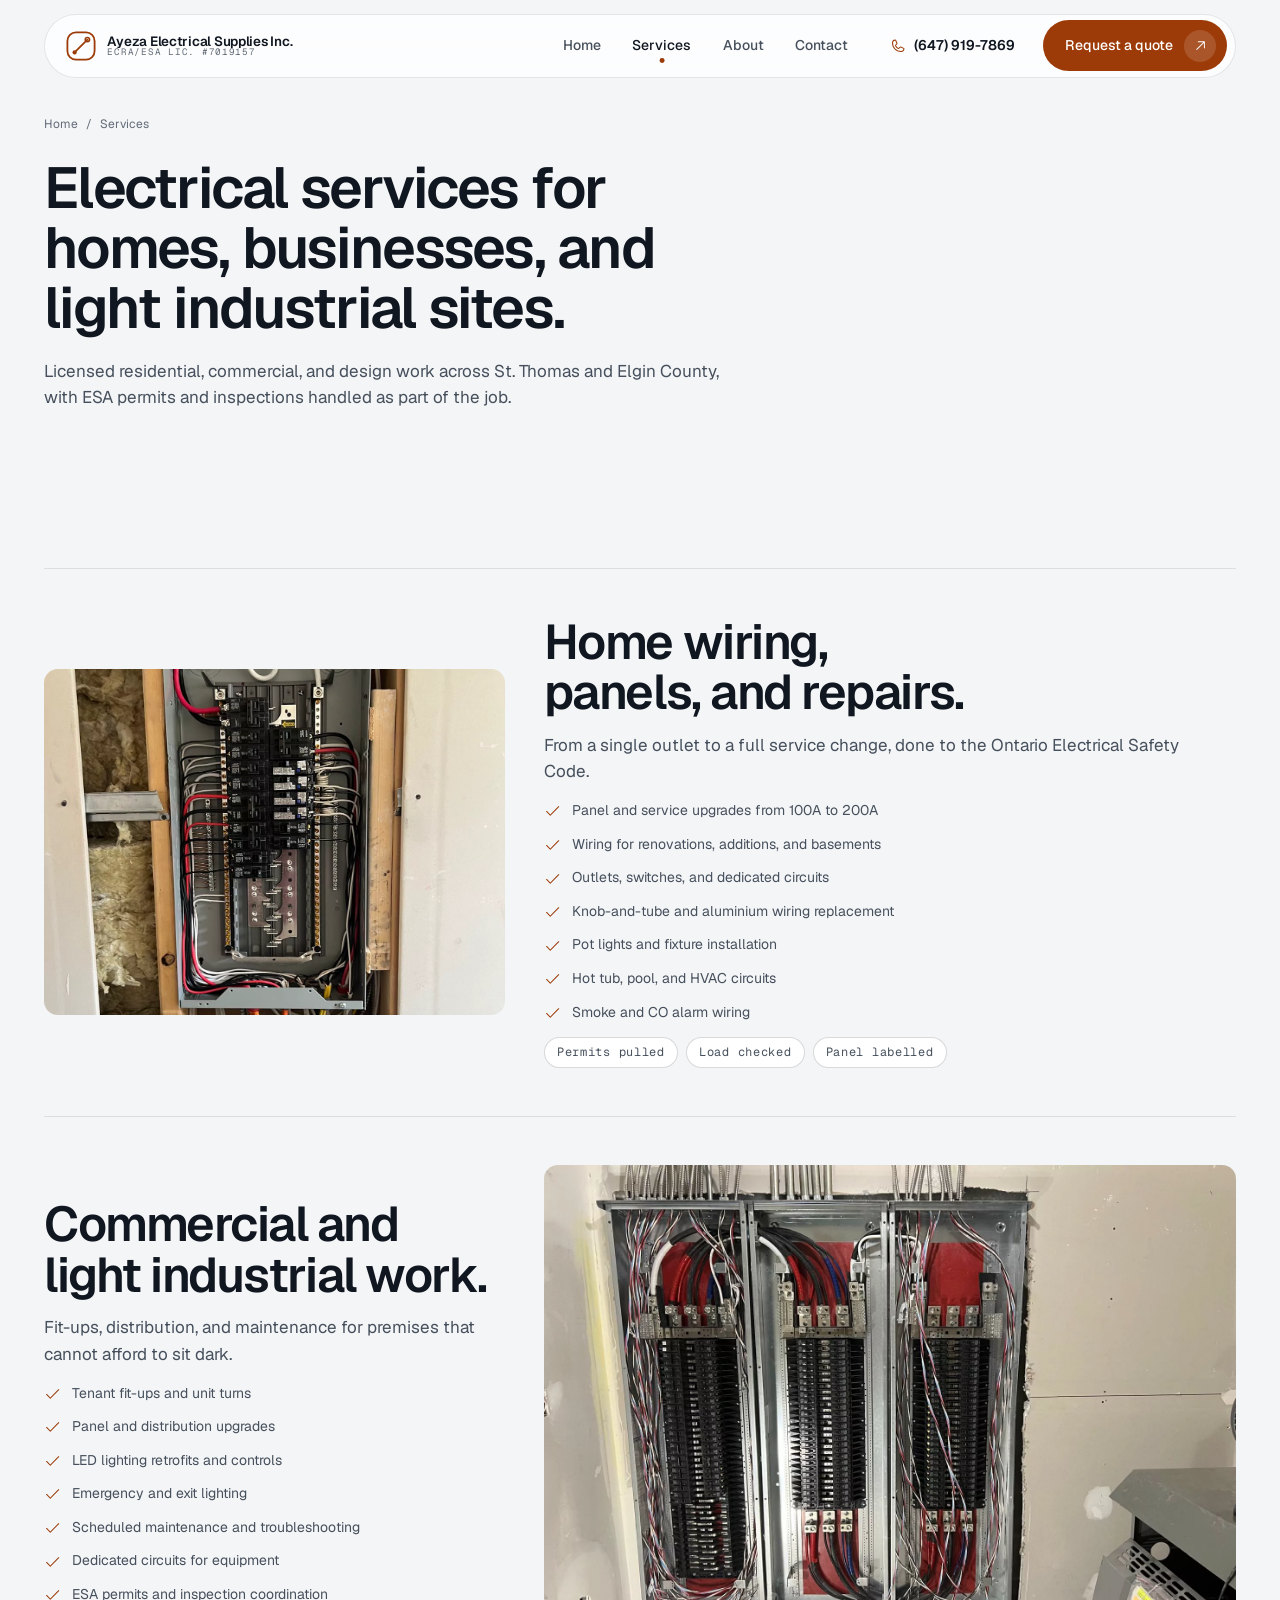
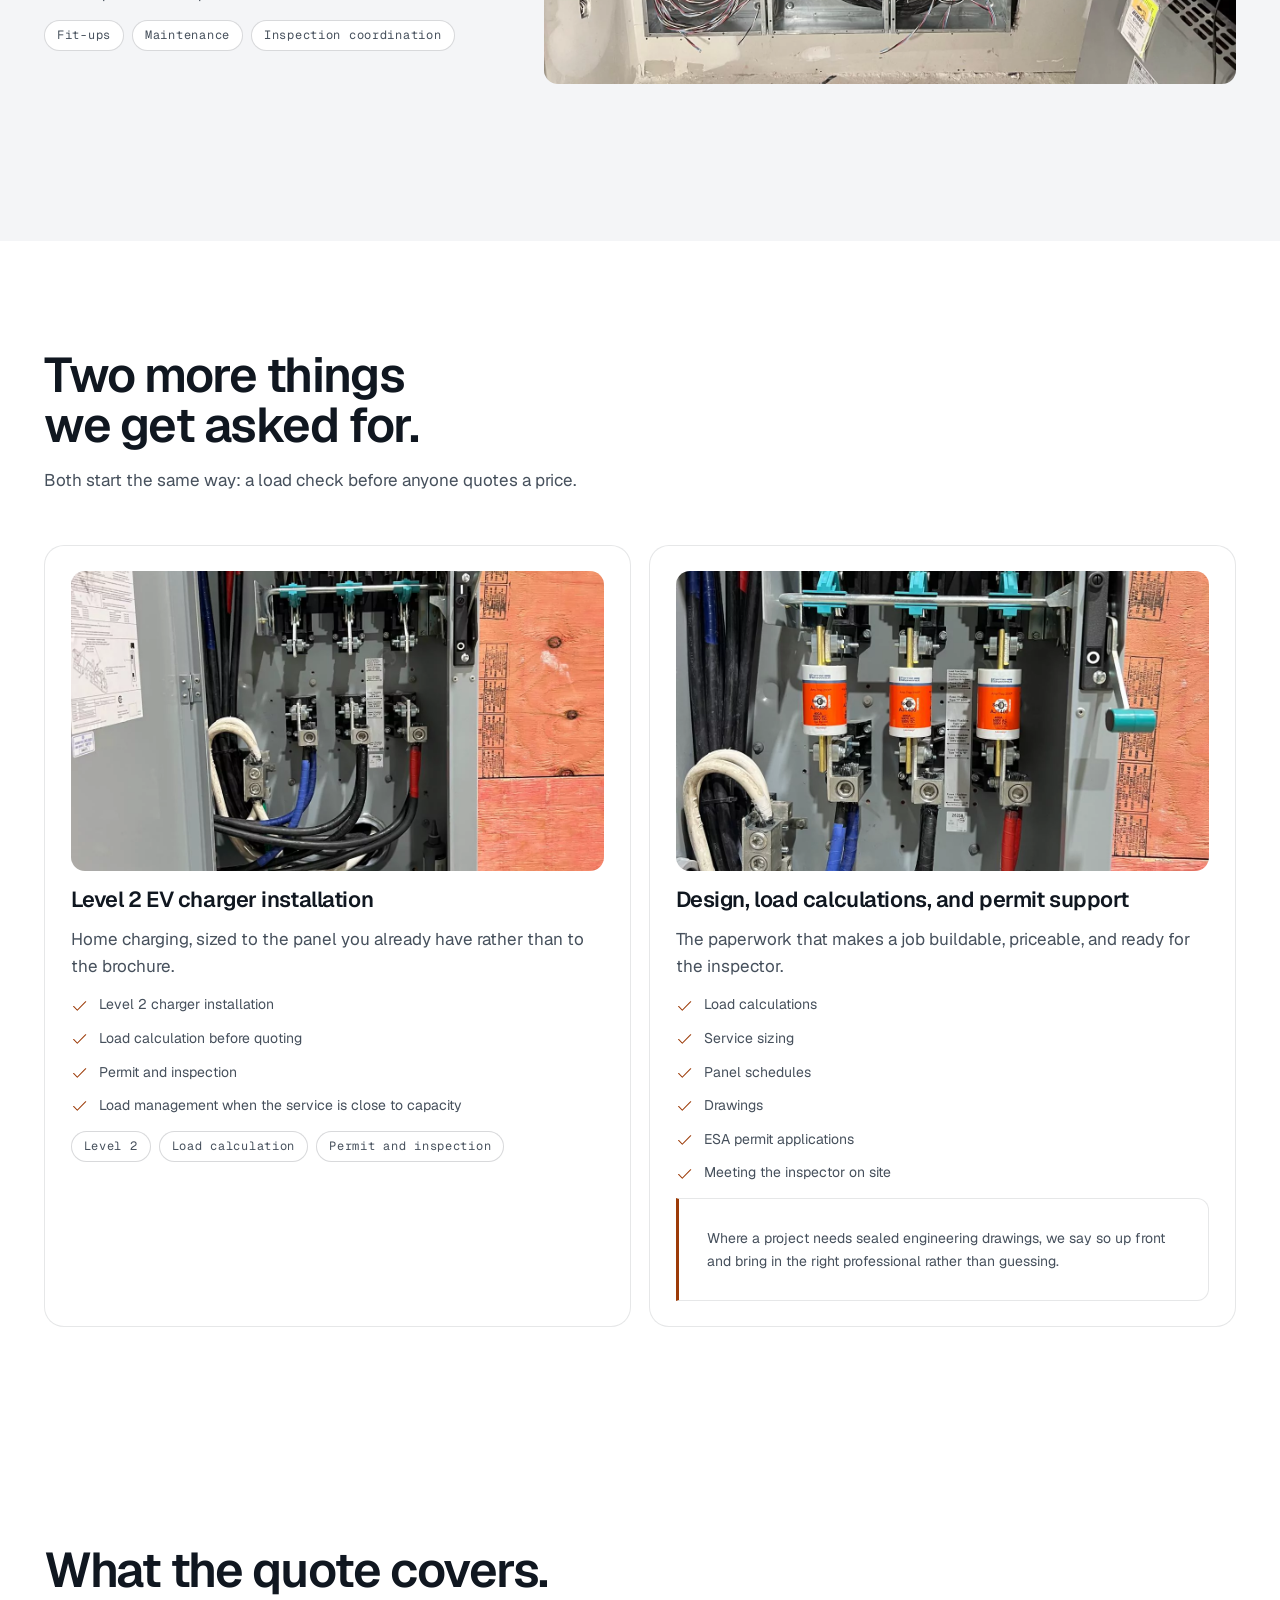
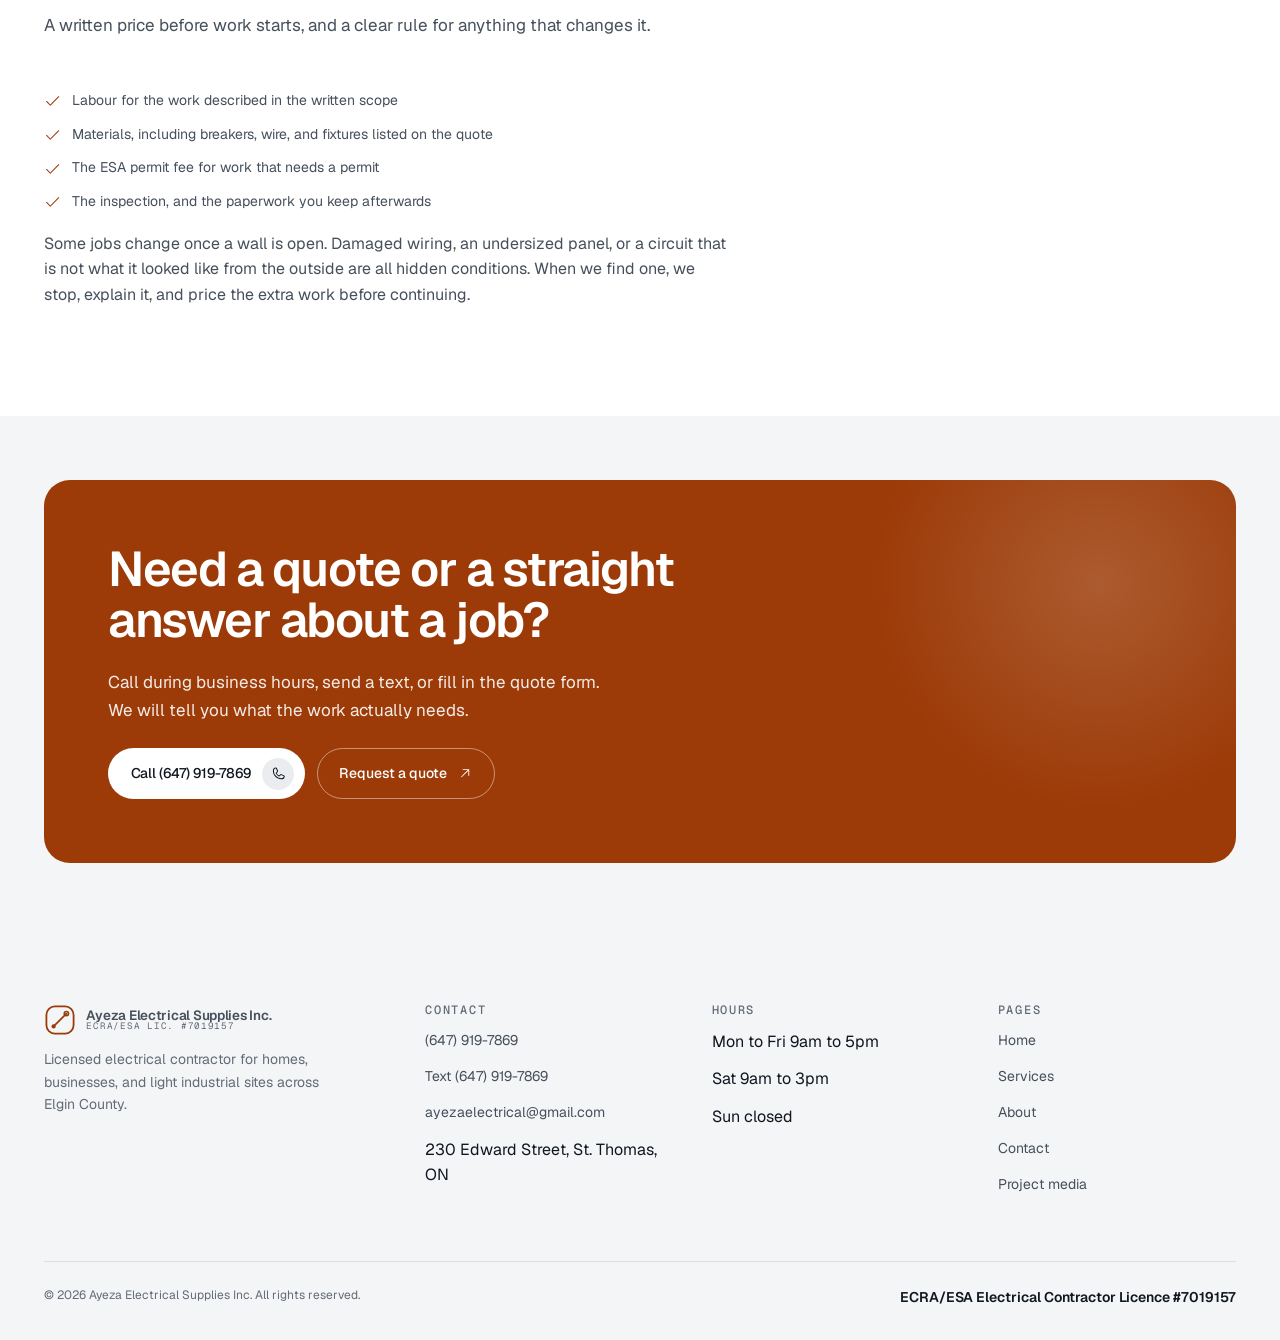
<file: services.html>
<!DOCTYPE html>
<html lang="en-CA">
<head>
<meta charset="utf-8">
<meta name="viewport" content="width=device-width, initial-scale=1">
<script>document.documentElement.classList.add('js');</script>
<title>Electrical services | Ayeza Electrical, St. Thomas</title>
<meta name="description" content="Residential, commercial, and light industrial electrical services in St. Thomas and Elgin County. Panel upgrades, EV chargers, lighting, wiring, load calculations, and ESA permits. Call (647) 919-7869.">
<link rel="canonical" href="https://ayezaelectrical.ca/services.html">
<meta name="theme-color" content="#9c3b08">
<meta property="og:type" content="website">
<meta property="og:site_name" content="Ayeza Electrical Supplies Inc.">
<meta property="og:title" content="Electrical services | Ayeza Electrical, St. Thomas">
<meta property="og:description" content="Residential, commercial, and light industrial electrical services in St. Thomas and Elgin County. Panel upgrades, EV chargers, lighting, wiring, load calculations, and ESA permits. Call (647) 919-7869.">
<meta property="og:url" content="https://ayezaelectrical.ca/services.html">
<meta property="og:image" content="https://ayezaelectrical.ca/assets/img/og-cover.png">
<meta property="og:locale" content="en_CA">
<meta name="twitter:card" content="summary_large_image">
<link rel="icon" href="assets/img/favicon.svg" type="image/svg+xml">
<link rel="apple-touch-icon" href="assets/img/og-cover.png">
<link rel="preload" href="assets/fonts/geist-latin.woff2" as="font" type="font/woff2" crossorigin>
<link rel="stylesheet" href="assets/css/styles.css">
<script type="application/ld+json">
{
  "@context": "https://schema.org",
  "@type": "BreadcrumbList",
  "itemListElement": [
    { "@type": "ListItem", "position": 1, "name": "Home", "item": "https://ayezaelectrical.ca/" },
    { "@type": "ListItem", "position": 2, "name": "Services", "item": "https://ayezaelectrical.ca/services.html" }
  ]
}
</script>
</head>
<body>
<div class="sentinel" aria-hidden="true"></div>
<svg xmlns="http://www.w3.org/2000/svg" style="display:none" fill="currentColor" aria-hidden="true" focusable="false"><symbol id="i-arrow-up-right" viewBox="0 0 256 256"><path d="M200,64V168a8,8,0,0,1-16,0V83.31L69.66,197.66a8,8,0,0,1-11.32-11.32L172.69,72H88a8,8,0,0,1,0-16H192A8,8,0,0,1,200,64Z"/></symbol><symbol id="i-phone" viewBox="0 0 256 256"><path d="M222.37,158.46l-47.11-21.11-.13-.06a16,16,0,0,0-15.17,1.4,8.12,8.12,0,0,0-.75.56L134.87,160c-15.42-7.49-31.34-23.29-38.83-38.51l20.78-24.71c.2-.25.39-.5.57-.77a16,16,0,0,0,1.32-15.06l0-.12L97.54,33.64a16,16,0,0,0-16.62-9.52A56.26,56.26,0,0,0,32,80c0,79.4,64.6,144,144,144a56.26,56.26,0,0,0,55.88-48.92A16,16,0,0,0,222.37,158.46ZM176,208A128.14,128.14,0,0,1,48,80,40.2,40.2,0,0,1,82.87,40a.61.61,0,0,0,0,.12l21,47L83.2,111.86a6.13,6.13,0,0,0-.57.77,16,16,0,0,0-1,15.7c9.06,18.53,27.73,37.06,46.46,46.11a16,16,0,0,0,15.75-1.14,8.44,8.44,0,0,0,.74-.56L168.89,152l47,21.05h0s.08,0,.11,0A40.21,40.21,0,0,1,176,208Z"/></symbol><symbol id="i-map-pin" viewBox="0 0 256 256"><path d="M128,64a40,40,0,1,0,40,40A40,40,0,0,0,128,64Zm0,64a24,24,0,1,1,24-24A24,24,0,0,1,128,128Zm0-112a88.1,88.1,0,0,0-88,88c0,31.4,14.51,64.68,42,96.25a254.19,254.19,0,0,0,41.45,38.3,8,8,0,0,0,9.18,0A254.19,254.19,0,0,0,174,200.25c27.45-31.57,42-64.85,42-96.25A88.1,88.1,0,0,0,128,16Zm0,206c-16.53-13-72-60.75-72-118a72,72,0,0,1,144,0C200,161.23,144.53,209,128,222Z"/></symbol><symbol id="i-house-line" viewBox="0 0 256 256"><path d="M240,208H224V136l2.34,2.34A8,8,0,0,0,237.66,127L139.31,28.68a16,16,0,0,0-22.62,0L18.34,127a8,8,0,0,0,11.32,11.31L32,136v72H16a8,8,0,0,0,0,16H240a8,8,0,0,0,0-16ZM48,120l80-80,80,80v88H160V152a8,8,0,0,0-8-8H104a8,8,0,0,0-8,8v56H48Zm96,88H112V160h32Z"/></symbol><symbol id="i-buildings" viewBox="0 0 256 256"><path d="M240,208H224V96a16,16,0,0,0-16-16H144V32a16,16,0,0,0-24.88-13.32L39.12,72A16,16,0,0,0,32,85.34V208H16a8,8,0,0,0,0,16H240a8,8,0,0,0,0-16ZM208,96V208H144V96ZM48,85.34,128,32V208H48ZM112,112v16a8,8,0,0,1-16,0V112a8,8,0,1,1,16,0Zm-32,0v16a8,8,0,0,1-16,0V112a8,8,0,1,1,16,0Zm0,56v16a8,8,0,0,1-16,0V168a8,8,0,0,1,16,0Zm32,0v16a8,8,0,0,1-16,0V168a8,8,0,0,1,16,0Z"/></symbol><symbol id="i-check" viewBox="0 0 256 256"><path d="M229.66,77.66l-128,128a8,8,0,0,1-11.32,0l-56-56a8,8,0,0,1,11.32-11.32L96,188.69,218.34,66.34a8,8,0,0,1,11.32,11.32Z"/></symbol><symbol id="i-x" viewBox="0 0 256 256"><path d="M205.66,194.34a8,8,0,0,1-11.32,11.32L128,139.31,61.66,205.66a8,8,0,0,1-11.32-11.32L116.69,128,50.34,61.66A8,8,0,0,1,61.66,50.34L128,116.69l66.34-66.35a8,8,0,0,1,11.32,11.32L139.31,128Z"/></symbol><symbol id="i-shield-check" viewBox="0 0 256 256"><path d="M208,40H48A16,16,0,0,0,32,56v56c0,52.72,25.52,84.67,46.93,102.19,23.06,18.86,46,25.26,47,25.53a8,8,0,0,0,4.2,0c1-.27,23.91-6.67,47-25.53C198.48,196.67,224,164.72,224,112V56A16,16,0,0,0,208,40Zm0,72c0,37.07-13.66,67.16-40.6,89.42A129.3,129.3,0,0,1,128,223.62a128.25,128.25,0,0,1-38.92-21.81C61.82,179.51,48,149.3,48,112l0-56,160,0ZM82.34,141.66a8,8,0,0,1,11.32-11.32L112,148.69l50.34-50.35a8,8,0,0,1,11.32,11.32l-56,56a8,8,0,0,1-11.32,0Z"/></symbol><symbol id="i-clipboard-text" viewBox="0 0 256 256"><path d="M168,152a8,8,0,0,1-8,8H96a8,8,0,0,1,0-16h64A8,8,0,0,1,168,152Zm-8-40H96a8,8,0,0,0,0,16h64a8,8,0,0,0,0-16Zm56-64V216a16,16,0,0,1-16,16H56a16,16,0,0,1-16-16V48A16,16,0,0,1,56,32H92.26a47.92,47.92,0,0,1,71.48,0H200A16,16,0,0,1,216,48ZM96,64h64a32,32,0,0,0-64,0ZM200,48H173.25A47.93,47.93,0,0,1,176,64v8a8,8,0,0,1-8,8H88a8,8,0,0,1-8-8V64a47.93,47.93,0,0,1,2.75-16H56V216H200Z"/></symbol><symbol id="i-calendar-check" viewBox="0 0 256 256"><path d="M208,32H184V24a8,8,0,0,0-16,0v8H88V24a8,8,0,0,0-16,0v8H48A16,16,0,0,0,32,48V208a16,16,0,0,0,16,16H208a16,16,0,0,0,16-16V48A16,16,0,0,0,208,32ZM72,48v8a8,8,0,0,0,16,0V48h80v8a8,8,0,0,0,16,0V48h24V80H48V48ZM208,208H48V96H208V208Zm-38.34-85.66a8,8,0,0,1,0,11.32l-48,48a8,8,0,0,1-11.32,0l-24-24a8,8,0,0,1,11.32-11.32L116,164.69l42.34-42.35A8,8,0,0,1,169.66,122.34Z"/></symbol><symbol id="i-list-checks" viewBox="0 0 256 256"><path d="M224,128a8,8,0,0,1-8,8H128a8,8,0,0,1,0-16h88A8,8,0,0,1,224,128ZM128,72h88a8,8,0,0,0,0-16H128a8,8,0,0,0,0,16Zm88,112H128a8,8,0,0,0,0,16h88a8,8,0,0,0,0-16ZM82.34,42.34,56,68.69,45.66,58.34A8,8,0,0,0,34.34,69.66l16,16a8,8,0,0,0,11.32,0l32-32A8,8,0,0,0,82.34,42.34Zm0,64L56,132.69,45.66,122.34a8,8,0,0,0-11.32,11.32l16,16a8,8,0,0,0,11.32,0l32-32a8,8,0,0,0-11.32-11.32Zm0,64L56,196.69,45.66,186.34a8,8,0,0,0-11.32,11.32l16,16a8,8,0,0,0,11.32,0l32-32a8,8,0,0,0-11.32-11.32Z"/></symbol><symbol id="i-seal-check" viewBox="0 0 256 256"><path d="M225.86,102.82c-3.77-3.94-7.67-8-9.14-11.57-1.36-3.27-1.44-8.69-1.52-13.94-.15-9.76-.31-20.82-8-28.51s-18.75-7.85-28.51-8c-5.25-.08-10.67-.16-13.94-1.52-3.56-1.47-7.63-5.37-11.57-9.14C146.28,23.51,138.44,16,128,16s-18.27,7.51-25.18,14.14c-3.94,3.77-8,7.67-11.57,9.14C88,40.64,82.56,40.72,77.31,40.8c-9.76.15-20.82.31-28.51,8S41,67.55,40.8,77.31c-.08,5.25-.16,10.67-1.52,13.94-1.47,3.56-5.37,7.63-9.14,11.57C23.51,109.72,16,117.56,16,128s7.51,18.27,14.14,25.18c3.77,3.94,7.67,8,9.14,11.57,1.36,3.27,1.44,8.69,1.52,13.94.15,9.76.31,20.82,8,28.51s18.75,7.85,28.51,8c5.25.08,10.67.16,13.94,1.52,3.56,1.47,7.63,5.37,11.57,9.14C109.72,232.49,117.56,240,128,240s18.27-7.51,25.18-14.14c3.94-3.77,8-7.67,11.57-9.14,3.27-1.36,8.69-1.44,13.94-1.52,9.76-.15,20.82-.31,28.51-8s7.85-18.75,8-28.51c.08-5.25.16-10.67,1.52-13.94,1.47-3.56,5.37-7.63,9.14-11.57C232.49,146.28,240,138.44,240,128S232.49,109.73,225.86,102.82Zm-11.55,39.29c-4.79,5-9.75,10.17-12.38,16.52-2.52,6.1-2.63,13.07-2.73,19.82-.1,7-.21,14.33-3.32,17.43s-10.39,3.22-17.43,3.32c-6.75.1-13.72.21-19.82,2.73-6.35,2.63-11.52,7.59-16.52,12.38S132,224,128,224s-9.15-4.92-14.11-9.69-10.17-9.75-16.52-12.38c-6.1-2.52-13.07-2.63-19.82-2.73-7-.1-14.33-.21-17.43-3.32s-3.22-10.39-3.32-17.43c-.1-6.75-.21-13.72-2.73-19.82-2.63-6.35-7.59-11.52-12.38-16.52S32,132,32,128s4.92-9.15,9.69-14.11,9.75-10.17,12.38-16.52c2.52-6.1,2.63-13.07,2.73-19.82.1-7,.21-14.33,3.32-17.43S70.51,56.9,77.55,56.8c6.75-.1,13.72-.21,19.82-2.73,6.35-2.63,11.52-7.59,16.52-12.38S124,32,128,32s9.15,4.92,14.11,9.69,10.17,9.75,16.52,12.38c6.1,2.52,13.07,2.63,19.82,2.73,7,.1,14.33.21,17.43,3.32s3.22,10.39,3.32,17.43c.1,6.75.21,13.72,2.73,19.82,2.63,6.35,7.59,11.52,12.38,16.52S224,124,224,128,219.08,137.15,214.31,142.11ZM173.66,98.34a8,8,0,0,1,0,11.32l-56,56a8,8,0,0,1-11.32,0l-24-24a8,8,0,0,1,11.32-11.32L112,148.69l50.34-50.35A8,8,0,0,1,173.66,98.34Z"/></symbol></svg>

<a class="skip-link" href="#main">Skip to content</a>

<header class="nav" id="nav">
  <div class="nav__inner">
    <a class="brand" href="index.html" aria-label="Ayeza Electrical Supplies Inc., home">
      <svg class="brand__mark" viewBox="0 0 32 32" aria-hidden="true" focusable="false">
        <rect x="2.4" y="2.4" width="27.2" height="27.2" rx="8.5" fill="none" stroke="currentColor" stroke-width="1.8"/>
        <path d="M9.6 22.4 22.4 9.6" fill="none" stroke="currentColor" stroke-width="1.7" stroke-linecap="round"/>
        <circle cx="9.6" cy="22.4" r="2.1" fill="currentColor"/>
        <circle cx="22.4" cy="9.6" r="2.1" fill="none" stroke="currentColor" stroke-width="1.7"/>
      </svg>
      <span class="brand__text">
        <span class="brand__name">Ayeza Electrical Supplies Inc.</span>
        <span class="brand__sub">ECRA/ESA Lic. #7019157</span>
      </span>
    </a>
    <nav class="nav__links" aria-label="Primary">
      <a class="nav__link" href="index.html">Home</a><a class="nav__link" href="services.html" aria-current="page">Services</a><a class="nav__link" href="about.html">About</a><a class="nav__link" href="contact.html">Contact</a>
    </nav>
    <a class="nav__phone" href="tel:+16479197869"><svg class="icon icon--sm" aria-hidden="true"><use href="#i-phone"/></svg>(647) 919-7869</a>
    <a class="btn btn--primary" href="contact.html">Request a quote<span class="btn__island"><svg class="icon icon--sm" aria-hidden="true"><use href="#i-arrow-up-right"/></svg></span></a>
    <button class="nav__burger" type="button" aria-expanded="false" aria-controls="site-menu" aria-label="Open menu"><span></span><span></span></button>
  </div>
</header>

<div class="menu" id="site-menu">
  <a class="menu__link" href="index.html" style="--d:40ms">Home</a><a class="menu__link" href="services.html" aria-current="page" style="--d:100ms">Services</a><a class="menu__link" href="about.html" style="--d:160ms">About</a><a class="menu__link" href="contact.html" style="--d:220ms">Contact</a>
  <div class="menu__foot">
    <a href="tel:+16479197869">(647) 919-7869</a>
    <a href="mailto:ayezaelectrical@gmail.com">ayezaelectrical@gmail.com</a>
    <span class="muted">Mon to Fri 9am to 5pm, Sat 9am to 3pm</span>
  </div>
</div>

<main id="main">
  <!-- Page head -->
  <section class="page-head">
    <div class="wrap">
      <nav class="breadcrumbs" aria-label="Breadcrumb">
        <a href="index.html">Home</a>
        <span aria-hidden="true">/</span>
        <span aria-current="page">Services</span>
      </nav>
      <h1>Electrical services for homes, businesses, and light industrial sites.</h1>
      <p class="lead">Licensed residential, commercial, and design work across St. Thomas and Elgin County, with ESA permits and inspections handled as part of the job.</p>
    </div>
  </section>

  <!-- Services -->
  <section class="section">
    <div class="wrap">

      <section class="svc-row reveal" id="residential">
        <div class="svc-row__media">
          <img src="assets/newimages/residential-panel.webp" width="1200" height="1600" alt="Open residential breaker panel with neatly routed branch-circuit wiring" loading="lazy" decoding="async">
        </div>
        <div class="svc-row__body">
          <h2>Home wiring, panels, and repairs.</h2>
          <p class="lead">From a single outlet to a full service change, done to the Ontario Electrical Safety Code.</p>
          <div class="prose">
            <ul>
              <li><svg class="icon" aria-hidden="true"><use href="#i-check"/></svg>Panel and service upgrades from 100A to 200A</li>
              <li><svg class="icon" aria-hidden="true"><use href="#i-check"/></svg>Wiring for renovations, additions, and basements</li>
              <li><svg class="icon" aria-hidden="true"><use href="#i-check"/></svg>Outlets, switches, and dedicated circuits</li>
              <li><svg class="icon" aria-hidden="true"><use href="#i-check"/></svg>Knob-and-tube and aluminium wiring replacement</li>
              <li><svg class="icon" aria-hidden="true"><use href="#i-check"/></svg>Pot lights and fixture installation</li>
              <li><svg class="icon" aria-hidden="true"><use href="#i-check"/></svg>Hot tub, pool, and HVAC circuits</li>
              <li><svg class="icon" aria-hidden="true"><use href="#i-check"/></svg>Smoke and CO alarm wiring</li>
            </ul>
          </div>
          <ul class="svc-row__meta">
            <li class="chip">Permits pulled</li>
            <li class="chip">Load checked</li>
            <li class="chip">Panel labelled</li>
          </ul>
        </div>
      </section>

      <section class="svc-row reveal" id="commercial">
        <div class="svc-row__media">
          <img src="assets/newimages/commercial-panel-bank.webp" width="1600" height="1200" alt="Three commercial distribution panels installed side by side" loading="lazy" decoding="async">
        </div>
        <div class="svc-row__body">
          <h2>Commercial and light industrial work.</h2>
          <p class="lead">Fit-ups, distribution, and maintenance for premises that cannot afford to sit dark.</p>
          <div class="prose">
            <ul>
              <li><svg class="icon" aria-hidden="true"><use href="#i-check"/></svg>Tenant fit-ups and unit turns</li>
              <li><svg class="icon" aria-hidden="true"><use href="#i-check"/></svg>Panel and distribution upgrades</li>
              <li><svg class="icon" aria-hidden="true"><use href="#i-check"/></svg>LED lighting retrofits and controls</li>
              <li><svg class="icon" aria-hidden="true"><use href="#i-check"/></svg>Emergency and exit lighting</li>
              <li><svg class="icon" aria-hidden="true"><use href="#i-check"/></svg>Scheduled maintenance and troubleshooting</li>
              <li><svg class="icon" aria-hidden="true"><use href="#i-check"/></svg>Dedicated circuits for equipment</li>
              <li><svg class="icon" aria-hidden="true"><use href="#i-check"/></svg>ESA permits and inspection coordination</li>
            </ul>
          </div>
          <ul class="svc-row__meta">
            <li class="chip">Fit-ups</li>
            <li class="chip">Maintenance</li>
            <li class="chip">Inspection coordination</li>
          </ul>
        </div>
      </section>

    </div>
  </section>

  <!-- Specialist work: a card grid, so the page does not run four image/text rows in a row -->
  <section class="section section--surface">
    <div class="wrap">
      <div class="section-head reveal">
        <h2>Two more things we get asked for.</h2>
        <p class="lead">Both start the same way: a load check before anyone quotes a price.</p>
      </div>
      <div class="duo">
        <article class="duo__card reveal" id="ev">
          <img src="assets/newimages/service-disconnect-400a.webp" width="1200" height="1600" alt="Open 400-amp service disconnect used to support high-capacity electrical loads" loading="lazy" decoding="async">
          <h3>Level 2 EV charger installation</h3>
          <p class="lead">Home charging, sized to the panel you already have rather than to the brochure.</p>
          <div class="prose">
            <ul>
              <li><svg class="icon" aria-hidden="true"><use href="#i-check"/></svg>Level 2 charger installation</li>
              <li><svg class="icon" aria-hidden="true"><use href="#i-check"/></svg>Load calculation before quoting</li>
              <li><svg class="icon" aria-hidden="true"><use href="#i-check"/></svg>Permit and inspection</li>
              <li><svg class="icon" aria-hidden="true"><use href="#i-check"/></svg>Load management when the service is close to capacity</li>
            </ul>
          </div>
          <ul class="svc-row__meta">
            <li class="chip">Level 2</li>
            <li class="chip">Load calculation</li>
            <li class="chip">Permit and inspection</li>
          </ul>
        </article>

        <article class="duo__card reveal" id="design" style="--d:80ms">
          <img src="assets/newimages/fused-disconnect.webp" width="1200" height="1600" alt="Three-phase fused disconnect with heavy service conductors" loading="lazy" decoding="async">
          <h3>Design, load calculations, and permit support</h3>
          <p class="lead">The paperwork that makes a job buildable, priceable, and ready for the inspector.</p>
          <div class="prose">
            <ul>
              <li><svg class="icon" aria-hidden="true"><use href="#i-check"/></svg>Load calculations</li>
              <li><svg class="icon" aria-hidden="true"><use href="#i-check"/></svg>Service sizing</li>
              <li><svg class="icon" aria-hidden="true"><use href="#i-check"/></svg>Panel schedules</li>
              <li><svg class="icon" aria-hidden="true"><use href="#i-check"/></svg>Drawings</li>
              <li><svg class="icon" aria-hidden="true"><use href="#i-check"/></svg>ESA permit applications</li>
              <li><svg class="icon" aria-hidden="true"><use href="#i-check"/></svg>Meeting the inspector on site</li>
            </ul>
          </div>
          <div class="note">
            <p>Where a project needs sealed engineering drawings, we say so up front and bring in the right professional rather than guessing.</p>
          </div>
        </article>
      </div>
    </div>
  </section>

  <!-- What the quote covers -->
  <section class="section section--surface">
    <div class="wrap">
      <div class="section-head reveal">
        <h2>What the quote covers.</h2>
        <p class="lead">A written price before work starts, and a clear rule for anything that changes it.</p>
      </div>
      <div class="prose reveal" style="--d:80ms">
        <ul>
          <li><svg class="icon" aria-hidden="true"><use href="#i-check"/></svg>Labour for the work described in the written scope</li>
          <li><svg class="icon" aria-hidden="true"><use href="#i-check"/></svg>Materials, including breakers, wire, and fixtures listed on the quote</li>
          <li><svg class="icon" aria-hidden="true"><use href="#i-check"/></svg>The ESA permit fee for work that needs a permit</li>
          <li><svg class="icon" aria-hidden="true"><use href="#i-check"/></svg>The inspection, and the paperwork you keep afterwards</li>
        </ul>
        <p>Some jobs change once a wall is open. Damaged wiring, an undersized panel, or a circuit that is not what it looked like from the outside are all hidden conditions. When we find one, we stop, explain it, and price the extra work before continuing.</p>
      </div>
    </div>
  </section>

  <!-- CTA -->
  <section class="section section--tight">
    <div class="wrap">
      <div class="cta reveal">
        <div class="cta__inner">
          <h2>Need a quote or a straight answer about a job?</h2>
          <p>Call during business hours, send a text, or fill in the quote form. We will tell you what the work actually needs.</p>
          <div class="btn-row">
            <a class="btn btn--on-accent" href="tel:+16479197869">Call (647) 919-7869<span class="btn__island"><svg class="icon icon--sm" aria-hidden="true"><use href="#i-phone"/></svg></span></a>
            <a class="btn btn--ghost cta__ghost" href="contact.html">Request a quote<svg class="icon icon--sm" aria-hidden="true"><use href="#i-arrow-up-right"/></svg></a>
          </div>
        </div>
      </div>
    </div>
  </section>

</main>

<footer class="footer">
  <div class="wrap">
    <div class="footer__grid">
      <div class="footer__col">
        <a class="brand" href="index.html" aria-label="Ayeza Electrical Supplies Inc., home" style="margin-right:0">
          <svg class="brand__mark" viewBox="0 0 32 32" aria-hidden="true" focusable="false">
        <rect x="2.4" y="2.4" width="27.2" height="27.2" rx="8.5" fill="none" stroke="currentColor" stroke-width="1.8"/>
        <path d="M9.6 22.4 22.4 9.6" fill="none" stroke="currentColor" stroke-width="1.7" stroke-linecap="round"/>
        <circle cx="9.6" cy="22.4" r="2.1" fill="currentColor"/>
        <circle cx="22.4" cy="9.6" r="2.1" fill="none" stroke="currentColor" stroke-width="1.7"/>
      </svg>
          <span class="brand__text">
            <span class="brand__name">Ayeza Electrical Supplies Inc.</span>
            <span class="brand__sub">ECRA/ESA Lic. #7019157</span>
          </span>
        </a>
        <p class="muted" style="font-size:var(--t-small);max-width:32ch">Licensed electrical contractor for homes, businesses, and light industrial sites across Elgin County.</p>
      </div>
      <div class="footer__col">
        <h4>Contact</h4>
        <a href="tel:+16479197869">(647) 919-7869</a>
        <a href="sms:+16479197869">Text (647) 919-7869</a>
        <a href="mailto:ayezaelectrical@gmail.com">ayezaelectrical@gmail.com</a>
        <span>230 Edward Street, St. Thomas, ON</span>
      </div>
      <div class="footer__col">
        <h4>Hours</h4>
        <span>Mon to Fri 9am to 5pm</span>
        <span>Sat 9am to 3pm</span>
        <span>Sun closed</span>
      </div>
      <div class="footer__col">
        <h4>Pages</h4>
        <a href="index.html">Home</a><a href="services.html">Services</a><a href="about.html">About</a><a href="contact.html">Contact</a>
        <a href="credits.html">Project media</a>
      </div>
    </div>
    <div class="footer__bottom">
      <span>&copy; 2026 Ayeza Electrical Supplies Inc. All rights reserved.</span>
      <span class="footer__licence">ECRA/ESA Electrical Contractor Licence #7019157</span>
    </div>
  </div>
</footer>

<script src="assets/js/main.js" defer></script>
</body>
</html>
</file>
<file: assets/css/styles.css>
/* ==========================================================================
   Ayeza Electrical Supplies Inc.
   Bespoke design system. No framework, no build step, no runtime dependencies.

   Shape rule (one system, documented):
     containers / cards .... 20px
     media nested in cards .. 14px  (concentric with the card's inner padding)
     inputs ................. 12px
     interactive controls ... pill (999px)
   One accent colour for the whole site: --accent (copper, from conductor metal).
   One theme for the whole site: cool paper. No section inverts.
   ========================================================================== */

/* latin-ext */
@font-face {
  font-family: 'Geist';
  font-style: normal;
  font-weight: 400 700;
  font-display: swap;
  src: url(../fonts/geist-latin-ext.woff2) format('woff2');
  unicode-range: U+0100-02BA, U+02BD-02C5, U+02C7-02CC, U+02CE-02D7, U+02DD-02FF, U+0304, U+0308, U+0329, U+1D00-1DBF, U+1E00-1E9F, U+1EF2-1EFF, U+2020, U+20A0-20AB, U+20AD-20C0, U+2113, U+2C60-2C7F, U+A720-A7FF;
}
/* latin */
@font-face {
  font-family: 'Geist';
  font-style: normal;
  font-weight: 400 700;
  font-display: swap;
  src: url(../fonts/geist-latin.woff2) format('woff2');
  unicode-range: U+0000-00FF, U+0131, U+0152-0153, U+02BB-02BC, U+02C6, U+02DA, U+02DC, U+0304, U+0308, U+0329, U+2000-206F, U+20AC, U+2122, U+2191, U+2193, U+2212, U+2215, U+FEFF, U+FFFD;
}
/* latin-ext */
@font-face {
  font-family: 'Geist Mono';
  font-style: normal;
  font-weight: 400 600;
  font-display: swap;
  src: url(../fonts/geist-mono-latin-ext.woff2) format('woff2');
  unicode-range: U+0100-02BA, U+02BD-02C5, U+02C7-02CC, U+02CE-02D7, U+02DD-02FF, U+0304, U+0308, U+0329, U+1D00-1DBF, U+1E00-1E9F, U+1EF2-1EFF, U+2020, U+20A0-20AB, U+20AD-20C0, U+2113, U+2C60-2C7F, U+A720-A7FF;
}
/* latin */
@font-face {
  font-family: 'Geist Mono';
  font-style: normal;
  font-weight: 400 600;
  font-display: swap;
  src: url(../fonts/geist-mono-latin.woff2) format('woff2');
  unicode-range: U+0000-00FF, U+0131, U+0152-0153, U+02BB-02BC, U+02C6, U+02DA, U+02DC, U+0304, U+0308, U+0329, U+2000-206F, U+20AC, U+2122, U+2191, U+2193, U+2212, U+2215, U+FEFF, U+FFFD;
}

/* --------------------------------------------------------------------------
   Tokens
   -------------------------------------------------------------------------- */
:root {
  /* Neutrals: cool paper, graphite ink. Not warm beige. */
  --ink: #101720;
  --ink-2: #46505c;
  --ink-3: #626b77;
  --paper: #f4f5f7;
  --paper-2: #eaecf0;
  --surface: #ffffff;

  --line: rgba(16, 23, 32, 0.10);
  --line-2: rgba(16, 23, 32, 0.16);
  --line-3: rgba(16, 23, 32, 0.28);

  /* Single accent, locked site-wide: burnt copper.
     White on it 6.9:1, it on paper 6.33:1. Both pass WCAG AA. */
  --accent: #9c3b08;
  --accent-2: #7f2f05;
  --accent-soft: #fdeee4;
  --on-accent: #ffffff;

  /* Radii, per the shape rule above. */
  --r-card: 20px;
  --r-media: 14px;
  --r-input: 12px;
  --r-pill: 999px;

  /* Fluid type scale */
  --t-display: clamp(2.4rem, 4.6vw, 3.9rem);
  --t-h2: clamp(1.9rem, 3.8vw, 3.1rem);
  --t-h3: clamp(1.25rem, 1.7vw, 1.55rem);
  --t-lead: clamp(1.0625rem, 1.05vw, 1.1875rem);
  --t-body: 1rem;
  --t-small: 0.875rem;
  --t-micro: 0.75rem;

  /* Rhythm */
  --gutter: clamp(1.25rem, 4vw, 2.75rem);
  --section-y: clamp(4.5rem, 8.5vw, 8rem);
  --stack: clamp(1rem, 1.6vw, 1.5rem);
  --maxw: 1280px;

  /* Motion: mass and spring, never linear. */
  --ease: cubic-bezier(0.32, 0.72, 0, 1);
  --ease-out: cubic-bezier(0.16, 1, 0.3, 1);
  --dur: 700ms;
  --dur-fast: 240ms;

  --shadow-card: 0 1px 2px rgba(16, 23, 32, 0.04), 0 12px 32px -18px rgba(16, 23, 32, 0.22);
  --shadow-float: 0 2px 6px rgba(16, 23, 32, 0.05), 0 24px 60px -28px rgba(16, 23, 32, 0.30);
  --shadow-nav: 0 1px 0 rgba(16, 23, 32, 0.04), 0 18px 40px -26px rgba(16, 23, 32, 0.28);

  /* Scrim over photography, tinted to the ink family. */
  --scrim: 8, 14, 22;
}

/* --------------------------------------------------------------------------
   Base
   -------------------------------------------------------------------------- */
*,
*::before,
*::after { box-sizing: border-box; }

html {
  -webkit-text-size-adjust: 100%;
  scroll-behavior: smooth;
  scroll-padding-top: 6.5rem;
}

body {
  margin: 0;
  background: var(--paper);
  color: var(--ink);
  font-family: 'Geist', ui-sans-serif, system-ui, -apple-system, 'Segoe UI', sans-serif;
  font-size: var(--t-body);
  line-height: 1.6;
  font-feature-settings: 'ss01' on, 'cv01' on;
  -webkit-font-smoothing: antialiased;
  text-rendering: optimizeLegibility;
  overflow-x: hidden;
}

body.is-locked { overflow: hidden; }

h1, h2, h3, h4 {
  margin: 0;
  font-weight: 600;
  letter-spacing: -0.03em;
  line-height: 1.04;
  text-wrap: balance;
}

h2 { font-size: var(--t-h2); }
h3 { font-size: var(--t-h3); letter-spacing: -0.02em; line-height: 1.2; }

p { margin: 0; }
ul, ol { margin: 0; padding: 0; list-style: none; }

img, video { display: block; max-width: 100%; height: auto; }

a { color: inherit; text-decoration: none; }

button, input, select, textarea { font: inherit; color: inherit; }

:focus-visible {
  outline: 2px solid var(--accent);
  outline-offset: 3px;
  border-radius: 4px;
}

::selection { background: var(--accent); color: var(--on-accent); }

.icon { width: 1.15rem; height: 1.15rem; fill: currentColor; flex: none; }
.icon--sm { width: 0.9rem; height: 0.9rem; }
.icon--lg { width: 1.6rem; height: 1.6rem; }

.visually-hidden {
  position: absolute;
  width: 1px; height: 1px;
  margin: -1px; padding: 0;
  overflow: hidden;
  clip-path: inset(50%);
  white-space: nowrap;
}

.skip-link {
  position: fixed;
  top: 0.75rem; left: 0.75rem;
  z-index: 100;
  padding: 0.7rem 1.1rem;
  border-radius: var(--r-pill);
  background: var(--ink);
  color: var(--surface);
  font-size: var(--t-small);
  transform: translateY(-160%);
  transition: transform var(--dur-fast) var(--ease);
}
.skip-link:focus-visible { transform: translateY(0); }

/* --------------------------------------------------------------------------
   Layout primitives
   -------------------------------------------------------------------------- */
.wrap {
  width: min(100% - (var(--gutter) * 2), var(--maxw));
  margin-inline: auto;
}

.section { padding-block: var(--section-y); }
.section--tight { padding-block: clamp(3rem, 5vw, 4.5rem); }
.section--paper { background: var(--paper); }
.section--surface { background: var(--surface); }

.rule { border-top: 1px solid var(--line); }

/* 1px probe at the top of the document. main.js observes it to set the nav
   state, so no scroll listener runs on scroll frames. */
.sentinel {
  position: absolute;
  top: 0; left: 0;
  width: 1px; height: 1px;
  pointer-events: none;
}

.grid { display: grid; gap: var(--stack); }

.eyebrow {
  display: inline-flex;
  align-items: center;
  gap: 0.5rem;
  font-family: 'Geist Mono', ui-monospace, monospace;
  font-size: var(--t-micro);
  font-weight: 500;
  letter-spacing: 0.16em;
  text-transform: uppercase;
  color: var(--accent);
}
.eyebrow::before {
  content: "";
  width: 1.4rem;
  height: 1px;
  background: var(--accent);
  opacity: 0.5;
}

.lead {
  font-size: var(--t-lead);
  line-height: 1.55;
  color: var(--ink-2);
  max-width: 62ch;
}

.muted { color: var(--ink-3); }

.section-head {
  display: grid;
  gap: 1rem;
  max-width: 46rem;
  margin-bottom: clamp(2.25rem, 4vw, 3.5rem);
}
.section-head p { max-width: 56ch; }

/* --------------------------------------------------------------------------
   Double-bezel: every major panel is a machined enclosure, not a flat card
   -------------------------------------------------------------------------- */
.bez {
  padding: 6px;
  border-radius: calc(var(--r-card) + 6px);
  background: var(--paper-2);
  border: 1px solid var(--line);
}
.bez__core {
  height: 100%;
  border-radius: var(--r-card);
  background: var(--surface);
  box-shadow: inset 0 1px 0 rgba(255, 255, 255, 0.9);
  overflow: hidden;
}
.bez--float { box-shadow: var(--shadow-card); }
.bez--accent { background: var(--accent); border-color: transparent; }
.bez--accent .bez__core { background: var(--accent); color: var(--on-accent); }

/* --------------------------------------------------------------------------
   Buttons: pill, nested icon island, physical press
   -------------------------------------------------------------------------- */
.btn {
  --btn-bg: var(--ink);
  --btn-fg: var(--surface);
  display: inline-flex;
  align-items: center;
  gap: 0.7rem;
  padding: 0.55rem 0.6rem 0.55rem 1.35rem;
  border: 1px solid transparent;
  border-radius: var(--r-pill);
  background: var(--btn-bg);
  color: var(--btn-fg);
  font-size: var(--t-small);
  font-weight: 500;
  letter-spacing: -0.01em;
  white-space: nowrap;
  cursor: pointer;
  transition: background var(--dur-fast) var(--ease), transform var(--dur-fast) var(--ease), box-shadow var(--dur-fast) var(--ease), color var(--dur-fast) var(--ease);
}
.btn:hover { transform: translateY(-1px); box-shadow: var(--shadow-card); }
.btn:active { transform: translateY(0) scale(0.985); }

.btn__island {
  display: grid;
  place-items: center;
  width: 2rem; height: 2rem;
  border-radius: var(--r-pill);
  background: rgba(255, 255, 255, 0.14);
  transition: transform var(--dur) var(--ease), background var(--dur-fast) var(--ease);
}
.btn:hover .btn__island { transform: translate(2px, -2px) scale(1.06); }
.btn__island svg { width: 0.95rem; height: 0.95rem; }

.btn--primary { --btn-bg: var(--accent); }
.btn--primary:hover { --btn-bg: var(--accent-2); }

.btn--ghost {
  --btn-bg: transparent;
  --btn-fg: var(--ink);
  border-color: var(--line-2);
  padding-right: 1.35rem;
}
.btn--ghost:hover { border-color: var(--line-3); background: var(--surface); }
.btn--ghost .btn__island { background: var(--paper-2); }

.btn--on-accent { --btn-bg: var(--surface); --btn-fg: var(--ink); }
.btn--on-accent .btn__island { background: var(--paper-2); }

/* Ghost button sitting on the accent CTA band */
.cta__ghost { --btn-fg: var(--on-accent); border-color: rgba(255, 255, 255, 0.45); }
.cta__ghost:hover { background: rgba(255, 255, 255, 0.12); border-color: rgba(255, 255, 255, 0.75); }
.cta__ghost .btn__island { background: rgba(255, 255, 255, 0.18); }

.btn-row { display: flex; flex-wrap: wrap; gap: 0.75rem; }

/* Small screens: full-width stacked actions, easier to tap. The nav CTA moves
   out of the bar because the brand, CTA and burger cannot share 390px. */
@media (max-width: 560px) {
  .nav__inner > .btn { display: none; }
  .btn-row { display: grid; }
  .btn-row .btn { justify-content: space-between; }
}

.text-link {
  display: inline-flex;
  align-items: center;
  min-height: 24px;
  gap: 0.45rem;
  font-size: var(--t-small);
  font-weight: 500;
  color: var(--accent);
  border-bottom: 1px solid transparent;
  transition: border-color var(--dur-fast) var(--ease), gap var(--dur-fast) var(--ease);
}
.text-link:hover { border-color: var(--accent); gap: 0.7rem; }
.text-link svg { width: 0.85rem; height: 0.85rem; }

/* --------------------------------------------------------------------------
   Navigation: floating glass island, one line, never glued to the edge
   -------------------------------------------------------------------------- */
.nav {
  position: fixed;
  inset: 0 0 auto;
  z-index: 60;
  padding: 0.85rem var(--gutter);
}
.nav__inner {
  display: flex;
  align-items: center;
  gap: clamp(0.75rem, 2.2vw, 2rem);
  width: min(100%, var(--maxw));
  height: 4rem;
  margin-inline: auto;
  padding: 0 0.5rem 0 1.25rem;
  border: 1px solid var(--line);
  border-radius: var(--r-pill);
  background: color-mix(in srgb, var(--surface) 76%, transparent);
  -webkit-backdrop-filter: blur(18px) saturate(160%);
  backdrop-filter: blur(18px) saturate(160%);
  transition: box-shadow var(--dur) var(--ease), background var(--dur) var(--ease);
}
.nav.is-scrolled .nav__inner { box-shadow: var(--shadow-nav); background: color-mix(in srgb, var(--surface) 88%, transparent); }

.brand { display: inline-flex; align-items: center; gap: 0.65rem; margin-right: auto; }
.brand__mark { width: 2rem; height: 2rem; flex: none; color: var(--accent); }
.brand__text { display: grid; line-height: 1.05; }
.brand__name { font-size: 0.84rem; font-weight: 600; letter-spacing: -0.02em; white-space: nowrap; }
.brand__sub {
  font-family: 'Geist Mono', monospace;
  font-size: 0.58rem;
  letter-spacing: 0.08em;
  text-transform: uppercase;
  color: var(--ink-3);
}

.nav__links { display: flex; align-items: center; gap: 0.25rem; }
.nav__link {
  position: relative;
  padding: 0.55rem 0.85rem;
  border-radius: var(--r-pill);
  font-size: var(--t-small);
  font-weight: 500;
  color: var(--ink-2);
  transition: color var(--dur-fast) var(--ease), background var(--dur-fast) var(--ease);
}
.nav__link:hover { color: var(--ink); background: var(--paper-2); }
.nav__link[aria-current='page'] { color: var(--ink); }
.nav__link[aria-current='page']::after {
  content: "";
  position: absolute;
  left: 50%; bottom: 0.15rem;
  width: 0.3rem; height: 0.3rem;
  border-radius: 50%;
  background: var(--accent);
  transform: translateX(-50%);
}

.nav__phone { display: inline-flex; align-items: center; gap: 0.5rem; font-size: var(--t-small); font-weight: 600; }
.nav__phone svg { width: 1rem; height: 1rem; color: var(--accent); }

.nav__burger {
  display: none;
  position: relative;
  width: 2.75rem; height: 2.75rem;
  border: 1px solid var(--line);
  border-radius: var(--r-pill);
  background: var(--surface);
  cursor: pointer;
}
.nav__burger span {
  position: absolute;
  left: 50%; top: 50%;
  width: 1.05rem; height: 1.5px;
  background: var(--ink);
  border-radius: 2px;
  transition: transform var(--dur) var(--ease), opacity var(--dur-fast) var(--ease);
}
.nav__burger span:nth-child(1) { transform: translate(-50%, calc(-50% - 4px)); }
.nav__burger span:nth-child(2) { transform: translate(-50%, calc(-50% + 4px)); }
.nav.is-open .nav__burger span:nth-child(1) { transform: translate(-50%, -50%) rotate(45deg); }
.nav.is-open .nav__burger span:nth-child(2) { transform: translate(-50%, -50%) rotate(-45deg); }

.menu {
  position: fixed;
  inset: 0;
  z-index: 55;
  display: grid;
  align-content: center;
  gap: 0.25rem;
  padding: 6rem var(--gutter) 3rem;
  background: color-mix(in srgb, var(--surface) 94%, transparent);
  -webkit-backdrop-filter: blur(24px);
  backdrop-filter: blur(24px);
  visibility: hidden;
  opacity: 0;
  transition: opacity var(--dur) var(--ease), visibility var(--dur) var(--ease);
}
.menu.is-open { visibility: visible; opacity: 1; }
.menu__link {
  display: flex;
  align-items: baseline;
  gap: 0.75rem;
  padding: 0.85rem 0;
  border-bottom: 1px solid var(--line);
  font-size: clamp(1.6rem, 7vw, 2.4rem);
  font-weight: 600;
  letter-spacing: -0.03em;
  opacity: 0;
  transform: translateY(1.5rem);
  transition: opacity var(--dur) var(--ease), transform var(--dur) var(--ease);
  transition-delay: var(--d, 0ms);
}
.menu.is-open .menu__link { opacity: 1; transform: translateY(0); }
.menu__index {
  font-family: 'Geist Mono', monospace;
  font-size: var(--t-micro);
  color: var(--ink-3);
  letter-spacing: 0.1em;
}
.menu__foot { margin-top: 2.5rem; display: grid; gap: 0.35rem; font-size: var(--t-small); color: var(--ink-2); }
.menu__foot a { font-weight: 600; }

/* --------------------------------------------------------------------------
   Hero: asymmetric editorial split
   -------------------------------------------------------------------------- */
.hero { padding-top: clamp(6.5rem, 9vw, 8rem); padding-bottom: clamp(3rem, 6vw, 5rem); }
.hero__grid {
  display: grid;
  gap: clamp(2rem, 4vw, 3.5rem);
  align-items: center;
}
.hero__copy { display: grid; gap: clamp(1.1rem, 1.8vw, 1.5rem); align-content: center; }
.hero h1 { font-size: var(--t-display); letter-spacing: -0.045em; }
.hero__lead { font-size: var(--t-lead); color: var(--ink-2); max-width: 36ch; }

.hero__media { position: relative; }
.hero__media img {
  width: 100%;
  aspect-ratio: 4 / 5;
  object-fit: cover;
  border-radius: var(--r-media);
}

.hero__badge {
  position: absolute;
  left: 1rem; bottom: 1rem;
  display: flex;
  align-items: center;
  gap: 0.6rem;
  padding: 0.6rem 1rem 0.6rem 0.6rem;
  border-radius: var(--r-pill);
  background: color-mix(in srgb, var(--surface) 92%, transparent);
  -webkit-backdrop-filter: blur(12px);
  backdrop-filter: blur(12px);
  box-shadow: var(--shadow-card);
  font-size: var(--t-small);
  font-weight: 500;
}
.hero__badge--label { padding-left: 1rem; }
.hero__badge b { font-weight: 600; }
.hero__badge-mark {
  display: grid;
  place-items: center;
  width: 1.9rem; height: 1.9rem;
  border-radius: var(--r-pill);
  background: var(--accent-soft);
  color: var(--accent);
}
.hero__badge-mark svg { width: 1rem; height: 1rem; }

/* Credential strip below the hero, never inside it */
.creds {
  display: grid;
  grid-template-columns: repeat(auto-fit, minmax(13rem, 1fr));
  gap: 1px;
  margin-top: clamp(3rem, 6vw, 4.5rem);
  background: var(--line);
  border: 1px solid var(--line);
  border-radius: var(--r-card);
  overflow: hidden;
}
.creds li {
  display: flex;
  align-items: center;
  gap: 0.7rem;
  padding: 1.15rem 1.35rem;
  background: var(--surface);
  font-size: var(--t-small);
  font-weight: 500;
}
.creds svg { width: 1.1rem; height: 1.1rem; flex: none; color: var(--accent); }

/* --------------------------------------------------------------------------
   Comparison: two columns, no cards, one accent
   -------------------------------------------------------------------------- */
.compare { display: grid; gap: 1px; background: var(--line); border-radius: var(--r-card); overflow: hidden; border: 1px solid var(--line); }
.compare__col { padding: clamp(1.5rem, 3vw, 2.5rem); background: var(--surface); }
.compare__col--us { background: var(--accent); color: var(--on-accent); }
.compare__label {
  font-family: 'Geist Mono', monospace;
  font-size: var(--t-micro);
  letter-spacing: 0.14em;
  text-transform: uppercase;
  color: var(--ink-3);
}
.compare__col--us .compare__label { color: rgba(255, 255, 255, 0.72); }
.compare__col h3 { margin: 0.75rem 0 1.25rem; }
.compare ul { display: grid; gap: 0.85rem; }
.compare li { display: flex; gap: 0.7rem; font-size: var(--t-small); line-height: 1.5; }
.compare li svg { width: 1.05rem; height: 1.05rem; flex: none; margin-top: 0.15rem; }
.compare__col:not(.compare__col--us) li svg { color: var(--ink-3); }
.compare__col--us li { color: rgba(255, 255, 255, 0.92); }
.compare__col--us li svg { color: var(--on-accent); }

/* --------------------------------------------------------------------------
   Bento: services. Mixed cell sizes, real visual variation per cell.
   -------------------------------------------------------------------------- */
.bento { display: grid; gap: clamp(0.85rem, 1.4vw, 1.15rem); }
.bento__cell {
  position: relative;
  display: flex;
  flex-direction: column;
  justify-content: flex-end;
  gap: 0.6rem;
  min-height: 17rem;
  padding: clamp(1.25rem, 2vw, 1.75rem);
  border-radius: var(--r-card);
  background: var(--surface);
  border: 1px solid var(--line);
  overflow: hidden;
  transition: transform var(--dur) var(--ease), box-shadow var(--dur) var(--ease);
}
.bento__cell:hover { transform: translateY(-3px); box-shadow: var(--shadow-card); }
.bento__cell h3 { max-width: 20ch; }
.bento__cell p { font-size: var(--t-small); color: var(--ink-2); max-width: 34ch; }

.bento__cell--media { color: var(--on-accent); border-color: transparent; }
.bento__cell--media img {
  position: absolute;
  inset: 0;
  width: 100%; height: 100%;
  object-fit: cover;
  z-index: 0;
  transition: transform 1.2s var(--ease);
}
.bento__cell--media:hover img { transform: scale(1.04); }
.bento__cell--media::after {
  content: "";
  position: absolute;
  inset: 0;
  z-index: 1;
  background: linear-gradient(to top, rgba(var(--scrim), 0.9) 0%, rgba(var(--scrim), 0.58) 44%, rgba(var(--scrim), 0.14) 100%);
}
.bento__cell--media > * { position: relative; z-index: 2; }
.bento__cell--media p { color: rgba(255, 255, 255, 0.88); }

.bento__cell--accent { background: var(--accent); color: var(--on-accent); border-color: transparent; }
.bento__cell--accent p { color: rgba(255, 255, 255, 0.9); }
.bento__cell--paper { background: var(--paper-2); }

.bento__tag {
  font-family: 'Geist Mono', monospace;
  font-size: var(--t-micro);
  letter-spacing: 0.14em;
  text-transform: uppercase;
  color: var(--accent);
}
.bento__cell--media .bento__tag,
.bento__cell--accent .bento__tag { color: rgba(255, 255, 255, 0.82); }

.bento__link { margin-top: 0.35rem; font-size: var(--t-small); font-weight: 500; display: inline-flex; align-items: center; gap: 0.4rem; min-height: 24px; }
.bento__link svg { width: 0.8rem; height: 0.8rem; transition: transform var(--dur-fast) var(--ease); }
.bento__cell:hover .bento__link svg { transform: translate(2px, -2px); }

/* --------------------------------------------------------------------------
   Process: numbered rail. Numbers carry real sequence, not decoration.
   -------------------------------------------------------------------------- */
.steps { display: grid; gap: 1px; background: var(--line); border-block: 1px solid var(--line); }
.step {
  display: grid;
  grid-template-columns: 4.5rem 1fr;
  gap: 1.25rem;
  padding: clamp(1.35rem, 2.4vw, 2rem) 0;
  background: var(--paper);
  transition: background var(--dur) var(--ease);
}
.step:hover { background: var(--surface); }
.step__num {
  font-family: 'Geist Mono', monospace;
  font-size: var(--t-small);
  color: var(--accent);
  padding-top: 0.3rem;
}
.step__body { display: grid; gap: 0.5rem; max-width: 60ch; }
.step__body p { font-size: var(--t-small); color: var(--ink-2); }

/* --------------------------------------------------------------------------
   Work: asymmetric photo composition, captions below the image
   -------------------------------------------------------------------------- */
.work { display: grid; gap: 1px; background: var(--line); border: 1px solid var(--line); border-radius: var(--r-card); overflow: hidden; }
.work__figure { display: grid; grid-template-rows: 1fr auto; min-width: 0; min-height: 0; overflow: hidden; background: var(--surface); }
.work__figure :is(img, video) { width: 100%; height: auto; min-height: 0; aspect-ratio: 4 / 3; object-fit: cover; }
.work__caption { padding: 0.9rem 1.25rem; font-size: var(--t-micro); color: var(--ink-3); border-top: 1px solid var(--line); }


/* --------------------------------------------------------------------------
   Coverage: a directory, not a marquee. One rule per row, two columns.
   -------------------------------------------------------------------------- */
.areas { display: grid; gap: clamp(2rem, 4vw, 3.5rem); align-items: start; }
.areas__list { display: grid; grid-template-columns: repeat(auto-fit, minmax(9.5rem, 1fr)); gap: 0 2rem; }
.areas__list li { padding: 0.6rem 0; border-bottom: 1px solid var(--line); font-size: var(--t-small); }
.areas__note { margin-top: 1.5rem; font-size: var(--t-small); color: var(--ink-3); max-width: 44ch; }

/* --------------------------------------------------------------------------
   FAQ: native details, sticky heading
   -------------------------------------------------------------------------- */
.faq { display: grid; gap: clamp(2rem, 4vw, 4rem); align-items: start; }
.faq__item { border-bottom: 1px solid var(--line); }
.faq__item summary {
  display: flex;
  align-items: center;
  justify-content: space-between;
  gap: 1.5rem;
  padding: 1.25rem 0;
  font-size: var(--t-lead);
  font-weight: 500;
  letter-spacing: -0.02em;
  cursor: pointer;
  list-style: none;
  transition: color var(--dur-fast) var(--ease);
}
.faq__item summary::-webkit-details-marker { display: none; }
.faq__item summary:hover { color: var(--accent); }
.faq__item summary::after {
  content: "";
  flex: none;
  width: 0.7rem; height: 0.7rem;
  border-right: 1.5px solid currentColor;
  border-bottom: 1.5px solid currentColor;
  transform: rotate(45deg) translateY(-2px);
  transition: transform var(--dur) var(--ease);
}
.faq__item[open] summary::after { transform: rotate(225deg) translateY(-2px); }
.faq__item p { padding-bottom: 1.35rem; font-size: var(--t-small); color: var(--ink-2); max-width: 62ch; }

/* --------------------------------------------------------------------------
   CTA band
   -------------------------------------------------------------------------- */
.cta {
  position: relative;
  overflow: hidden;
  border-radius: calc(var(--r-card) + 6px);
  background: var(--accent);
  color: var(--on-accent);
  padding: clamp(2.25rem, 5vw, 4rem);
  display: grid;
  gap: 1.5rem;
}
.cta::before {
  content: "";
  position: absolute;
  inset: -40% -10% auto auto;
  width: 32rem; height: 32rem;
  border-radius: 50%;
  background: radial-gradient(circle, rgba(255, 255, 255, 0.16), transparent 62%);
  pointer-events: none;
}
.cta h2 { max-width: 22ch; }
.cta p { color: rgba(255, 255, 255, 0.9); max-width: 46ch; font-size: var(--t-lead); }
.cta__inner { position: relative; display: grid; gap: 1.5rem; }

/* --------------------------------------------------------------------------
   Footer
   -------------------------------------------------------------------------- */
.footer { padding-block: clamp(3rem, 6vw, 5rem) 2rem; }
.footer__grid { display: grid; gap: clamp(2rem, 4vw, 3rem); }
.footer__col { display: grid; gap: 0.75rem; align-content: start; }
.footer__col h4 {
  font-family: 'Geist Mono', monospace;
  font-size: var(--t-micro);
  font-weight: 500;
  letter-spacing: 0.14em;
  text-transform: uppercase;
  color: var(--ink-3);
}
.footer__col a, .footer__col li { font-size: var(--t-small); color: var(--ink-2); }
.footer__col a { display: inline-flex; align-items: center; min-height: 24px; }
.footer__col a { transition: color var(--dur-fast) var(--ease); }
.footer__col a:hover { color: var(--accent); }
.footer__bottom {
  display: flex;
  flex-wrap: wrap;
  justify-content: space-between;
  gap: 1rem;
  margin-top: clamp(2.5rem, 5vw, 4rem);
  padding-top: 1.5rem;
  border-top: 1px solid var(--line);
  font-size: var(--t-micro);
  color: var(--ink-3);
}
.footer__licence { color: var(--ink); font-size: var(--t-small); font-weight: 600; }

/* --------------------------------------------------------------------------
   Page headers (interior pages)
   -------------------------------------------------------------------------- */
.page-head { padding-top: clamp(6.5rem, 9vw, 8.5rem); padding-bottom: clamp(2rem, 4vw, 3rem); }
.page-head h1 { font-size: clamp(2.2rem, 4.6vw, 3.6rem); max-width: 20ch; }
.page-head .lead { margin-top: 1.25rem; }
.breadcrumbs { display: flex; gap: 0.5rem; font-size: var(--t-micro); color: var(--ink-3); margin-bottom: 1.5rem; }
.breadcrumbs a:hover { color: var(--accent); }

/* --------------------------------------------------------------------------
   Content blocks used on interior pages
   -------------------------------------------------------------------------- */
.split { display: grid; gap: clamp(2rem, 4vw, 3.5rem); align-items: center; }
.split__media img { width: 100%; aspect-ratio: 4 / 3; object-fit: cover; border-radius: var(--r-media); }
.prose { display: grid; gap: 1.15rem; max-width: 62ch; }
.prose h2, .prose h3 { margin-top: 1rem; }
.prose p { color: var(--ink-2); }
.prose ul { display: grid; gap: 0.7rem; }
.prose li { display: flex; gap: 0.7rem; color: var(--ink-2); font-size: var(--t-small); }
.prose li svg { width: 1.05rem; height: 1.05rem; flex: none; margin-top: 0.2rem; color: var(--accent); }

.svc-row { display: grid; gap: clamp(1.5rem, 3vw, 2.5rem); align-items: center; padding-block: clamp(2rem, 4vw, 3rem); border-top: 1px solid var(--line); }
.svc-row__media img { width: 100%; aspect-ratio: 4 / 3; object-fit: cover; border-radius: var(--r-media); }
.svc-row__body { display: grid; gap: 0.9rem; align-content: center; }
.svc-row__meta { display: flex; flex-wrap: wrap; gap: 0.5rem; }
.chip {
  padding: 0.3rem 0.75rem;
  border: 1px solid var(--line-2);
  border-radius: var(--r-pill);
  font-family: 'Geist Mono', monospace;
  font-size: var(--t-micro);
  letter-spacing: 0.06em;
  color: var(--ink-2);
  background: var(--surface);
}

.note {
  display: grid;
  gap: 0.6rem;
  padding: clamp(1.25rem, 2.4vw, 1.75rem);
  border-left: 3px solid var(--accent);
  border-radius: 0 var(--r-input) var(--r-input) 0;
  background: var(--surface);
  border-top: 1px solid var(--line);
  border-right: 1px solid var(--line);
  border-bottom: 1px solid var(--line);
}
.note p { font-size: var(--t-small); color: var(--ink-2); max-width: 62ch; }

/* Two-up specialist cards. Breaks the image/text split rhythm so no page
   runs more than two alternating rows in a row. */
.duo { display: grid; gap: clamp(0.85rem, 1.4vw, 1.15rem); }
.duo__card {
  display: grid;
  gap: 0.9rem;
  align-content: start;
  padding: clamp(1.25rem, 2vw, 1.75rem);
  border-radius: var(--r-card);
  background: var(--surface);
  border: 1px solid var(--line);
}
.duo__card img { width: 100%; aspect-ratio: 16 / 9; object-fit: cover; border-radius: var(--r-media); }
.duo__card .prose { gap: 0.7rem; }
@media (min-width: 768px) { .duo { grid-template-columns: repeat(2, 1fr); } }

/* Photo credits (generated from assets/img/manifest.json) */
.credits { display: grid; gap: 1px; background: var(--line); border: 1px solid var(--line); border-radius: var(--r-card); overflow: hidden; }
.credit { display: grid; grid-template-columns: 9rem 1fr; gap: 1.25rem; padding: 1rem; background: var(--surface); align-items: center; }
.credit img { width: 100%; height: auto; aspect-ratio: 4 / 3; object-fit: cover; border-radius: var(--r-media); background: var(--paper-2); }
.credit__body { display: grid; gap: 0.35rem; font-size: var(--t-small); color: var(--ink-2); }
.credit__body b { color: var(--ink); font-weight: 500; }
.credit__body span { font-size: var(--t-micro); }
@media (max-width: 560px) { .credit { grid-template-columns: 5.5rem 1fr; gap: 0.9rem; } }

.table-scroll { overflow-x: auto; border: 1px solid var(--line); border-radius: var(--r-card); background: var(--surface); }
table { width: 100%; border-collapse: collapse; min-width: 40rem; }
caption { text-align: left; padding: 1.25rem 1.5rem 0; font-size: var(--t-small); color: var(--ink-3); }
th, td { padding: 1rem 1.5rem; text-align: left; font-size: var(--t-small); vertical-align: top; }
th { font-family: 'Geist Mono', monospace; font-size: var(--t-micro); letter-spacing: 0.1em; text-transform: uppercase; color: var(--ink-3); font-weight: 500; }
tbody tr + tr td { border-top: 1px solid var(--line); }
td:first-child { font-weight: 500; color: var(--ink); }

/* --------------------------------------------------------------------------
   Forms
   -------------------------------------------------------------------------- */
.form { display: grid; gap: 1.1rem; }
.field { display: grid; gap: 0.45rem; }
.field label { font-size: var(--t-small); font-weight: 500; }
.field .hint { font-size: var(--t-micro); color: var(--ink-3); }
.field input, .field select, .field textarea {
  width: 100%;
  padding: 0.85rem 1rem;
  border: 1px solid var(--line-2);
  border-radius: var(--r-input);
  background: var(--surface);
  transition: border-color var(--dur-fast) var(--ease), box-shadow var(--dur-fast) var(--ease);
}
.field textarea { min-height: 8.5rem; resize: vertical; }
.field input::placeholder, .field textarea::placeholder { color: var(--ink-3); opacity: 0.75; }
.field input:hover, .field select:hover, .field textarea:hover { border-color: var(--line-3); }
.field input:focus, .field select:focus, .field textarea:focus {
  outline: none;
  border-color: var(--accent);
  box-shadow: 0 0 0 3px var(--accent-soft);
}
.field[data-invalid='true'] input,
.field[data-invalid='true'] select,
.field[data-invalid='true'] textarea { border-color: #b3261e; }
.field__error { font-size: var(--t-micro); color: #b3261e; }
.field__error:empty { display: none; }

.check { display: flex; gap: 0.7rem; align-items: flex-start; font-size: var(--t-small); color: var(--ink-2); }
.check input { width: 1.1rem; height: 1.1rem; margin-top: 0.15rem; flex: none; accent-color: var(--accent); }

.form__status { font-size: var(--t-small); padding: 0.9rem 1.1rem; border-radius: var(--r-input); display: none; }
.form__status.is-visible { display: block; }
.form__status[data-state='ok'] { background: var(--accent-soft); color: var(--accent-2); }
.form__status[data-state='error'] { background: #fdecea; color: #8c1d18; }

.hp { position: absolute; left: -9999px; width: 1px; height: 1px; overflow: hidden; }

.contact-grid { display: grid; gap: clamp(2rem, 4vw, 3.5rem); align-items: start; }
.contact-card { display: grid; gap: 1.5rem; }
.contact-item { display: grid; gap: 0.2rem; padding-bottom: 1.25rem; border-bottom: 1px solid var(--line); }
.contact-item:last-child { border-bottom: 0; padding-bottom: 0; }
.contact-item span {
  font-family: 'Geist Mono', monospace;
  font-size: var(--t-micro);
  letter-spacing: 0.14em;
  text-transform: uppercase;
  color: var(--ink-3);
}
.contact-item a, .contact-item strong { font-size: var(--t-lead); font-weight: 500; letter-spacing: -0.02em; }
.contact-item a:hover { color: var(--accent); }
.contact-item small { font-size: var(--t-small); color: var(--ink-3); }

/* --------------------------------------------------------------------------
   Scroll reveal: heavy fade-up, transform/opacity only
   -------------------------------------------------------------------------- */
/* Scoped to .js so content is never hidden when JavaScript is unavailable. */
.js .reveal {
  opacity: 0;
  transform: translateY(1.75rem);
  transition: opacity 900ms var(--ease-out), transform 900ms var(--ease-out);
  transition-delay: var(--d, 0ms);
}
.js .reveal.is-in { opacity: 1; transform: none; }

/* --------------------------------------------------------------------------
   Responsive
   -------------------------------------------------------------------------- */
@media (max-width: 900px) {
  .nav__links, .nav__phone { display: none; }
  .nav__burger { display: block; }
  .compare { grid-template-columns: 1fr !important; }
  .faq { grid-template-columns: 1fr !important; }
}

@media (min-width: 901px) {
  .menu { display: none; }
}

@media (min-width: 768px) {
  .hero__grid { grid-template-columns: 1.15fr 0.85fr; }
  .bento { grid-template-columns: repeat(6, 1fr); }
  .bento__cell--wide { grid-column: span 4; }
  .bento__cell--tall { grid-column: span 2; grid-row: span 2; }
  .bento__cell--third { grid-column: span 2; }
  .bento__cell--half { grid-column: span 3; }
  .compare { grid-template-columns: repeat(2, 1fr); }
  .split { grid-template-columns: 1fr 1fr; }
  .split--flip .split__media { order: 2; }
  .svc-row { grid-template-columns: 0.8fr 1.2fr; }
  .svc-row:nth-child(even) .svc-row__media { order: 2; }
  .work { grid-template-columns: 1.45fr 1fr; grid-template-rows: repeat(2, clamp(16rem, 23vw, 20rem)); }
  .work__figure--lead { grid-row: 1 / span 2; }
  .work__figure :is(img, video) { height: 100%; aspect-ratio: auto; }
  .areas { grid-template-columns: 0.9fr 1.1fr; }
  .contact-grid { grid-template-columns: 1.1fr 0.9fr; }
  .faq { grid-template-columns: 0.8fr 1.2fr; }
  .faq__head { position: sticky; top: 7rem; }
  .footer__grid { grid-template-columns: 1.4fr 1fr 1fr 1fr; }
  .form__row { display: grid; grid-template-columns: 1fr 1fr; gap: 1.1rem; }
}

/* --------------------------------------------------------------------------
   Reduced motion
   -------------------------------------------------------------------------- */
@media (prefers-reduced-motion: reduce) {
  html { scroll-behavior: auto; }
  *, *::before, *::after {
    animation-duration: 0.01ms !important;
    animation-iteration-count: 1 !important;
    transition-duration: 0.01ms !important;
    scroll-behavior: auto !important;
  }
  .js .reveal { opacity: 1; transform: none; }
}
</file>
